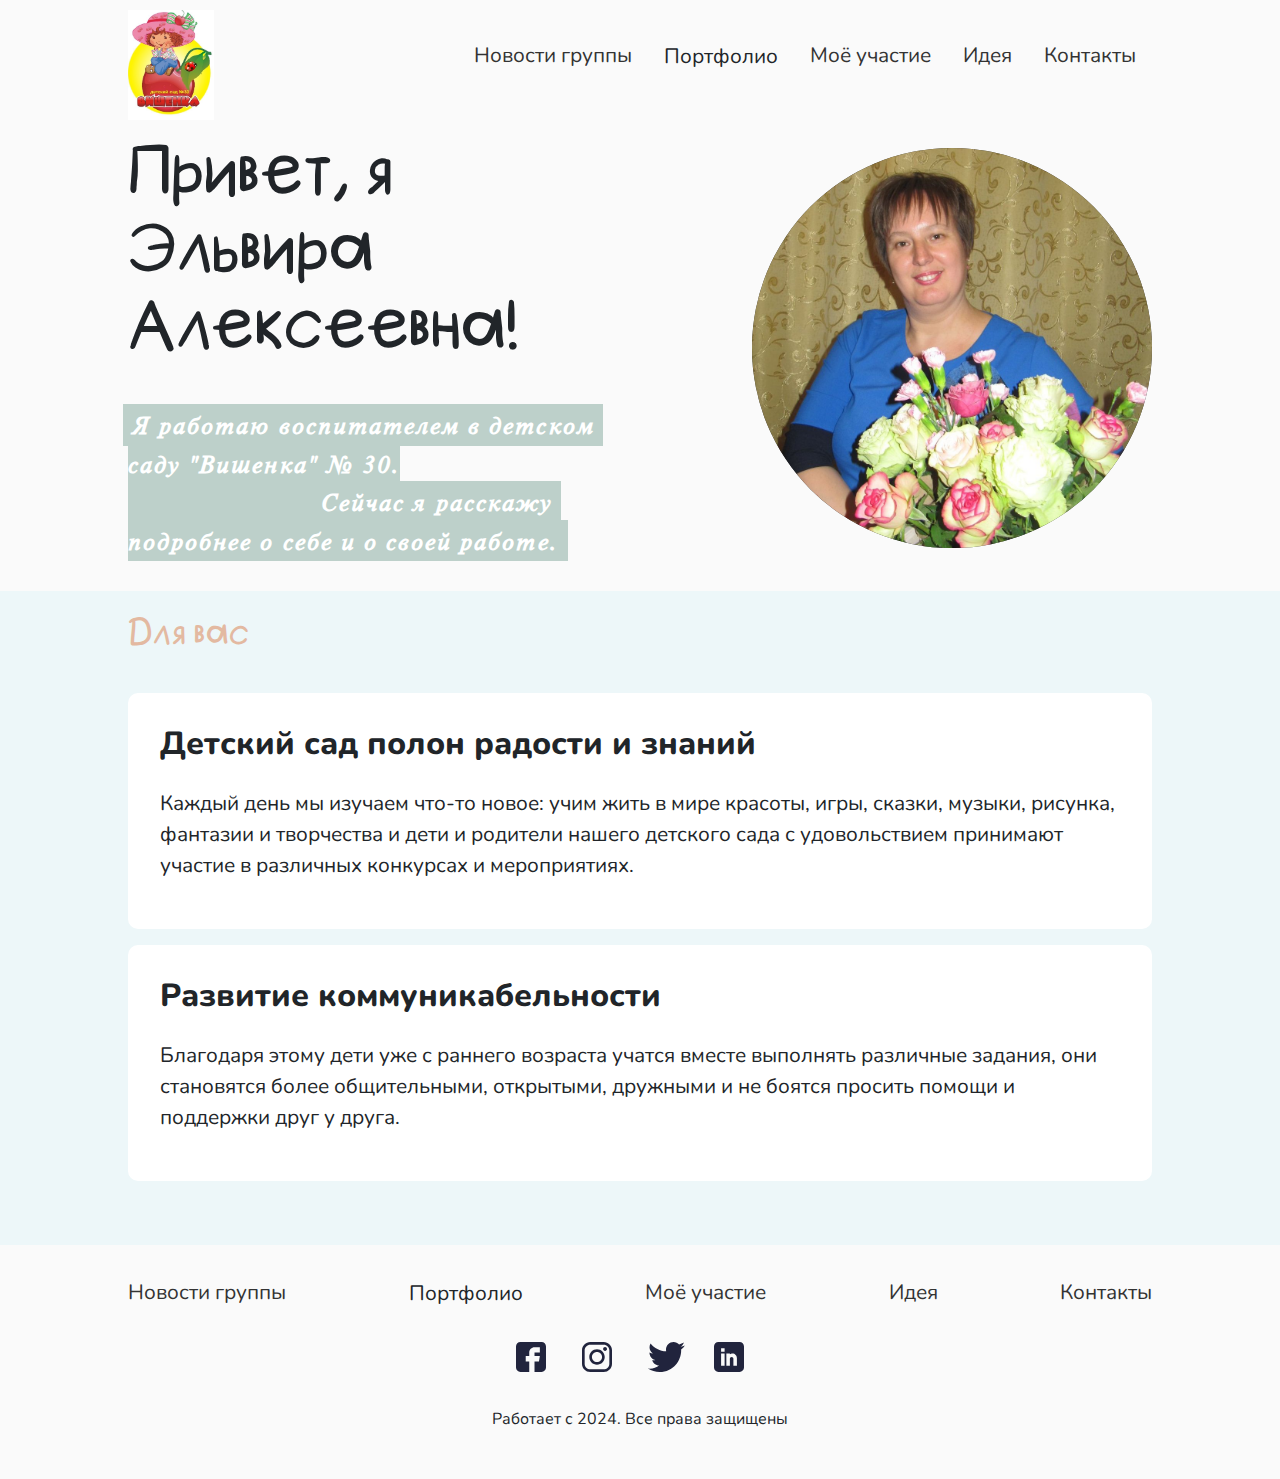
<file: index.html>
<!DOCTYPE html>
<html lang="ru">

<head>
    <meta charset="UTF-8">
    <meta name="viewport" content="width=device-width, initial-scale=1.0">
    <link href="https://cdn.jsdelivr.net/npm/bootstrap@5.3.3/dist/css/bootstrap.min.css" rel="stylesheet"
        integrity="sha384-QWTKZyjpPEjISv5WaRU9OFeRpok6YctnYmDr5pNlyT2bRjXh0JMhjY6hW+ALEwIH" crossorigin="anonymous">
    <link rel="stylesheet" href="style/new.css">
    <link rel="stylesheet" href="style/rezet.css">
    <link rel="stylesheet" href="style/main.css">
    <link rel="stylesheet" href="style/menu-mobyl.css">
    <link rel="stylesheet" href="style/media.css">
    <script src="script.js"></script>
    <title>Эльвира</title>
</head>

<body class="body_hide">

    <!-- *********************************************************************** -->
    <!-- шапка сайта -->
    <!-- *********************************************************************** -->
    <div class="conteiner">
        <header>
            <div class="logo">
                <a href="#"><img src="img/logo.jpg" alt="Логотип"></a>
            </div>
            <nav>
                <ul class="_df-row _just-end-gap1 _alig-centr">
                    <li><a href="news.html" rel="noopener noreferrer">Новости группы</a></li>
                    <li>
                        <div class="dropdown">
                            <a data-bs-toggle="dropdown" aria-expanded="false" style="cursor: pointer;">
                                Портфолио
                            </a>
                            <ul class="dropdown-menu">
                                <li><a class="dropdown-item" href="#">Достижения воспитанников</a></li>
                                <li><a class="dropdown-item" href="#">Мои достижения</a></li>
                                <li><a class="dropdown-item" href="#">Курсы повышения квалификации</a></li>
                            </ul>
                        </div>
                    </li>
                    <li><a href="participation.html" rel="noopener noreferrer">Моё участие</a></li>
                    <li><a href="idea.html" rel="noopener noreferrer">Идея</a></li>
                    <li><a href="contact.html" rel="noopener noreferrer">Контакты</a></li>
                </ul>
            </nav>

            <!-- ********************************************************************** -->
            <!-- Мобильное меню -->
            <!-- ********************************************************************** -->

            <a href="#popup" class="aaa h3">&equiv;</a>

            <div id="popup" class="popup">
                <a href="#" class="popup__area">
                    <div class="popup__body">
                        <div class="popup__content">
                            <a href="#" class="popup__cloce">&times;</a>
                            <div class="popup__title _pading1">МЕНЮ</div>
                            <div class="popup__text">
                                <ul class="_df-col _gap1">
                                    <li><a href="news.html" rel="noopener noreferrer">Новости группы</a></li>
                                    <li>
                                        <div id="accordionExample">
                                            <div>
                                                <h2 class="accordion-header">
                                                    <a class="accordion-button port" data-bs-toggle="collapse"
                                                        data-bs-target="#collapseOne" aria-expanded="true"
                                                        aria-controls="collapseOne" style="cursor: pointer;">
                                                        Портфолио
                                                    </a>
                                                </h2>
                                                <div id="collapseOne" class="accordion-collapse collapse"
                                                    data-bs-parent="#accordionExample">
                                                    <div class="accordion-body">
                                                        <a href="">Достижения воспитанников</a>
                                                        <a href="">Мои достижения</a>
                                                        <a href="">Курсы повышения квалификации</a>
                                                    </div>
                                                </div>
                                            </div>
                                        </div>
                                    </li>
                                    <li><a href="participation.html" rel="noopener noreferrer">Моё участие</a></li>
                                    <li><a href="idea.html" rel="noopener noreferrer">Идея</a></li>
                                    <li><a href="contact.html" rel="noopener noreferrer">Контакты</a></li>
                                </ul>
                            </div>
                        </div>
                    </div>
                </a>
            </div>

            <!-- ********************************************************************** -->
            <!-- Мобильное меню -->
            <!-- ********************************************************************** -->
        </header>
    </div>
    <!-- *********************************************************************** -->
    <!-- шапка сайта -->
    <!-- *********************************************************************** -->

    <!-- *********************************************************************** -->
    <!-- обо мне -->
    <!-- *********************************************************************** -->
    <div class="conteiner">
        <div class="my _df-row _just-between _alig-centr">
            <div class="my__text _df-col">
                <h1>Привет, я Эльвира Алексеевна!</h1>
                <strong>
                    <p>Я работаю воспитателем в детском саду "Вишенка" № 30.
                        Сейчас я расскажу подробнее о себе и о своей работе.</p>
                </strong>
                <!-- <div><a class="button" href="me.html">Познакомиться</a></div>-->

            </div>
            <div class="my__img"><img src="img/gl_img.jpg" alt=""></div>
        </div>
    </div>

    <!-- *********************************************************************** -->
    <!-- обо мне -->
    <!-- *********************************************************************** -->

    <!-- *********************************************************************** -->
    <!-- статьи -->
    <!-- *********************************************************************** -->
    <div class="_color-blok-blue">
        <div class="conteiner _pading2">
            <div class="recent-post _df-row _just-between">
                <p>Для вас</p>
            </div>
            <div class="posts _df-row _just-between _gap1 _pading2">

                <!-- ***************статья*************** -->
                <div class="post-item _df-col _gap1">
                    <div class="post-item__h1">
                        <h2>Детский сад полон радости и знаний</h2>
                    </div>
                    <div class="post-item__p">
                        <p>Каждый день мы изучаем что-то новое: учим жить в мире красоты, игры, сказки, музыки, рисунка,
                            фантазии и творчества и дети и родители нашего детского сада с удовольствием принимают
                            участие в различных конкурсах и мероприятиях.</p>
                    </div>
                </div>
                <!-- ***************статья*************** -->

                <!-- ***************статья*************** -->
                <div class="post-item _df-col _gap1">
                    <div class="post-item__h1">
                        <h2>Развитие коммуникабельности</h2>
                    </div>
                    <div class="post-item__p">
                        <p>Благодаря этому дети уже с раннего возраста учатся вместе выполнять различные задания, они
                            становятся более общительными, открытыми, дружными и не боятся просить помощи и поддержки
                            друг у друга.</p>
                    </div>
                </div>
                <!-- ***************статья*************** -->
            </div>
        </div>
    </div>
    <!-- *********************************************************************** -->
    <!-- статьи -->
    <!-- *********************************************************************** -->

    <!-- *********************************************************************** -->
    <!-- НИжняя часть сайта -->
    <!-- *********************************************************************** -->
    <footer>
        <div class="conteiner _pading2 _df-col _alig-centr">
            <div class="hrefs">
                <a href="news.html" rel="noopener noreferrer">Новости группы</a>
                <div class="dropdown">
                    <a data-bs-toggle="dropdown" aria-expanded="false" style="cursor: pointer;">
                        Портфолио
                    </a>
                    <ul class="dropdown-menu">
                        <li><a class="dropdown-item" href="#">Достижения воспитанников</a></li>
                        <li><a class="dropdown-item" href="#">Мои достижения</a></li>
                        <li><a class="dropdown-item" href="#">Курсы повышения квалификации</a></li>
                    </ul>
                </div>
                <a href="participation.html" rel="noopener noreferrer">Моё участие</a>
                <a href="idea.html" rel="noopener noreferrer">Идея </a>
                <a href="contact.html" rel="noopener noreferrer">Контакты </a>
            </div>

            <div class="social-icons _df-row _just-centr-gap1">
                <a href="" target="_blank" rel="noopener noreferrer" class="icons"><img src="img/fb.svg" alt=""></a>
                <a href="" target="_blank" rel="noopener noreferrer" class="icons"><img src="img/insta.svg" alt=""></a>
                <a href="" target="_blank" rel="noopener noreferrer" class="icons"><img src="img/Vector.svg" alt=""></a>
                <a href="" target="_blank" rel="noopener noreferrer" class="icons"><img src="img/Linkedin.svg"
                        alt=""></a>
            </div>
            <div class="copy _pading1">
                Работает с 2024. Все права защищены
            </div>
        </div>
    </footer>
    <!-- *********************************************************************** -->
    <!-- НИжняя часть сайта -->
    <!-- *********************************************************************** -->
    <script src="https://cdn.jsdelivr.net/npm/bootstrap@5.3.3/dist/js/bootstrap.bundle.min.js"
        integrity="sha384-YvpcrYf0tY3lHB60NNkmXc5s9fDVZLESaAA55NDzOxhy9GkcIdslK1eN7N6jIeHz"
        crossorigin="anonymous"></script>
</body>

</html>
</file>
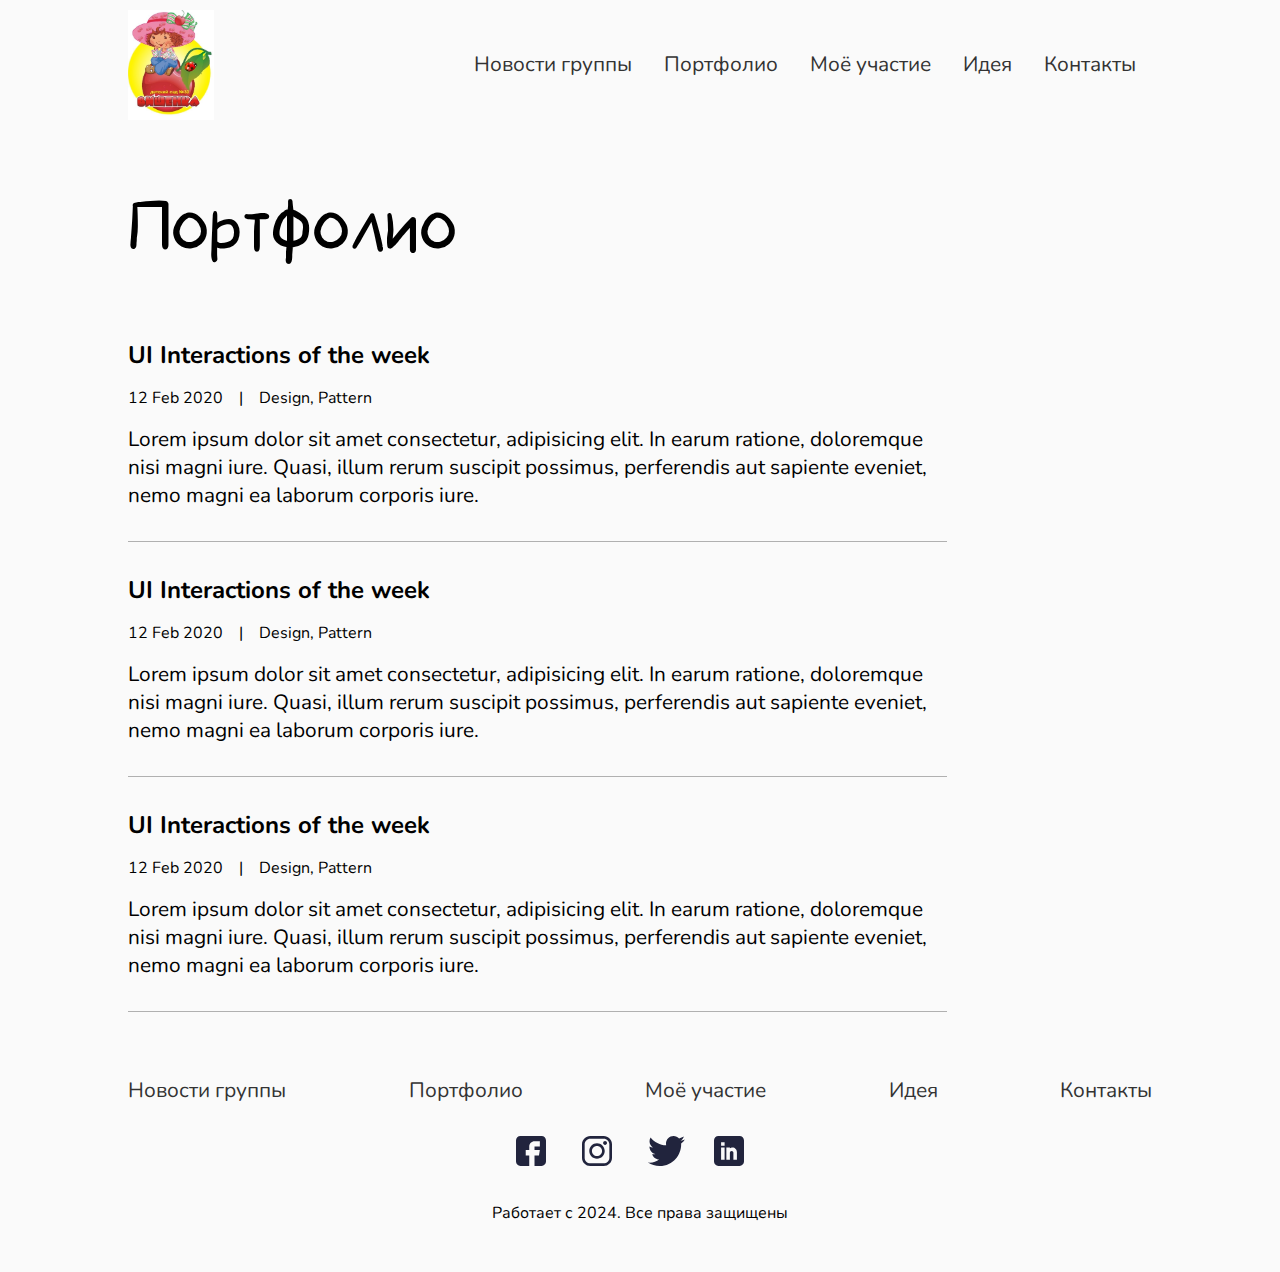
<file: blog/index.html>
<!DOCTYPE html>
<html lang="ru">

<head>
    <meta charset="UTF-8">
    <meta http-equiv="X-UA-Compatible" content="IE=edge">
    <meta name="viewport" content="width=device-width, initial-scale=1.0">
    <link rel="stylesheet" href="/style/new.css">
    <link rel="stylesheet" href="/style/rezet.css">
    <link rel="stylesheet" href="/style/main.css">
    <link rel="stylesheet" href="/style/menu-mobyl.css">
    <link rel="stylesheet" href="/style/media.css">
    <script src="../script.js"></script>
    <title>Портфолио</title>
</head>

<body class="body_hide">

    <!-- *********************************************************************** -->
    <!-- шапка сайта -->
    <!-- *********************************************************************** -->
    <div class="conteiner">
        <header>
            <div class="logo">
                <a href="../index.html"><img src="../img/logo.jpg" alt="Логотип"></a>
            </div>
            <nav>
                <ul class="_df-row _just-end-gap1 _alig-centr">
                    <li><a href="/news/index.html" rel="noopener noreferrer">Новости группы</a></li>
                    <li><a href="/blog/index.html" rel="noopener noreferrer">Портфолио</a></li>
                    <li><a href="/participation/index.html" rel="noopener noreferrer">Моё участие</a></li>
                    <li><a href="/idea/index.html" rel="noopener noreferrer">Идея</a></li>
                    <li><a href="/contact/index.html" rel="noopener noreferrer">Контакты</a></li>
                </ul>
            </nav>

            <!-- ********************************************************************** -->
            <!-- Мобильное меню -->
            <!-- ********************************************************************** -->

            <a href="#popup" class="aaa h3">&equiv;</a>

            <div id="popup" class="popup">
                <a href="#" class="popup__area">
                    <div class="popup__body">
                        <div class="popup__content">
                            <a href="#" class="popup__cloce">&times;</a>
                            <div class="popup__title _pading1">МЕНЮ</div>
                            <div class="popup__text">
                                <ul class="_df-col _gap1">
                                    <li><a href="/news/index.html" rel="noopener noreferrer">Новости группы</a></li>
                                    <li><a href="/blog/index.html" rel="noopener noreferrer">Портфолио</a></li>
                                    <li><a href="/participation/index.html" rel="noopener noreferrer">Моё участие</a>
                                    </li>
                                    <li><a href="/idea/index.html" rel="noopener noreferrer">Идея</a></li>
                                    <li><a href="/contact/index.html" rel="noopener noreferrer">Контакты</a></li>
                                </ul>
                            </div>
                        </div>
                    </div>
                </a>
            </div>

            <!-- ********************************************************************** -->
            <!-- Мобильное меню -->
            <!-- ********************************************************************** -->
        </header>
    </div>
    <!-- *********************************************************************** -->
    <!-- шапка сайта -->
    <!-- *********************************************************************** -->

    <div class="conteiner _pading2">
        <div class="_pading2">
            <h1>Портфолио</h1>
        </div>
        <!-- ***************статья*************** -->
        <div class="statia _df-col _gap1 _pading2">
            <h2>UI Interactions of the week</h2>
            <div class="_df-row _gap1">
                <div class="post-item__data-data">12 Feb 2020</div>
                <span class="line">|</span>
                <div class="post-item__data-text">Design, Pattern</div>
            </div>
            <div class="post-item__p">
                <p>Lorem ipsum dolor sit amet consectetur, adipisicing elit. In earum ratione, doloremque nisi magni
                    iure. Quasi, illum rerum suscipit possimus, perferendis aut sapiente eveniet, nemo magni ea laborum
                    corporis iure.</p>
            </div>

        </div>
        <!-- ***************статья*************** -->
        <!-- ***************статья*************** -->
        <div class="statia _df-col _gap1 _pading2">
            <h2>UI Interactions of the week</h2>
            <div class="_df-row _gap1">
                <div class="post-item__data-data">12 Feb 2020</div>
                <span class="line">|</span>
                <div class="post-item__data-text">Design, Pattern</div>
            </div>
            <div class="post-item__p">
                <p>Lorem ipsum dolor sit amet consectetur, adipisicing elit. In earum ratione, doloremque nisi magni
                    iure. Quasi, illum rerum suscipit possimus, perferendis aut sapiente eveniet, nemo magni ea laborum
                    corporis iure.</p>
            </div>

        </div>
        <!-- ***************статья*************** -->
        <!-- ***************статья*************** -->
        <div class="statia _df-col _gap1 _pading2">
            <h2>UI Interactions of the week</h2>
            <div class="_df-row _gap1">
                <div class="post-item__data-data">12 Feb 2020</div>
                <span class="line">|</span>
                <div class="post-item__data-text">Design, Pattern</div>
            </div>
            <div class="post-item__p">
                <p>Lorem ipsum dolor sit amet consectetur, adipisicing elit. In earum ratione, doloremque nisi magni
                    iure. Quasi, illum rerum suscipit possimus, perferendis aut sapiente eveniet, nemo magni ea laborum
                    corporis iure.</p>
            </div>

        </div>
        <!-- ***************статья*************** -->

    </div>




    <!-- *********************************************************************** -->
    <!-- НИжняя часть сайта -->
    <!-- *********************************************************************** -->
    <footer>
        <div class="conteiner _pading2 _df-col _alig-centr">
            <div class="hrefs">
                <a href="/news/index.html" rel="noopener noreferrer">Новости группы</a>
                <a href="#" rel="noopener noreferrer">Портфолио</a>
                <a href="/participation/index.html" rel="noopener noreferrer">Моё участие</a>
                <a href="/idea/index.html" rel="noopener noreferrer">Идея </a>
                <a href="/contact/index.html" rel="noopener noreferrer">Контакты </a>
            </div>

            <div class="social-icons _df-row _just-centr-gap1">
                <a href="" target="_blank" rel="noopener noreferrer" class="icons"><img src="/img/fb.svg" alt=""></a>
                <a href="" target="_blank" rel="noopener noreferrer" class="icons"><img src="/img/insta.svg" alt=""></a>
                <a href="" target="_blank" rel="noopener noreferrer" class="icons"><img src="/img/Vector.svg"
                        alt=""></a>
                <a href="" target="_blank" rel="noopener noreferrer" class="icons"><img src="/img/Linkedin.svg"
                        alt=""></a>
            </div>
            <div class="copy _pading1">
                Работает с 2024. Все права защищены
            </div>
        </div>
    </footer>
    <!-- *********************************************************************** -->
    <!-- НИжняя часть сайта -->
    <!-- *********************************************************************** -->
</body>

</html>
</file>
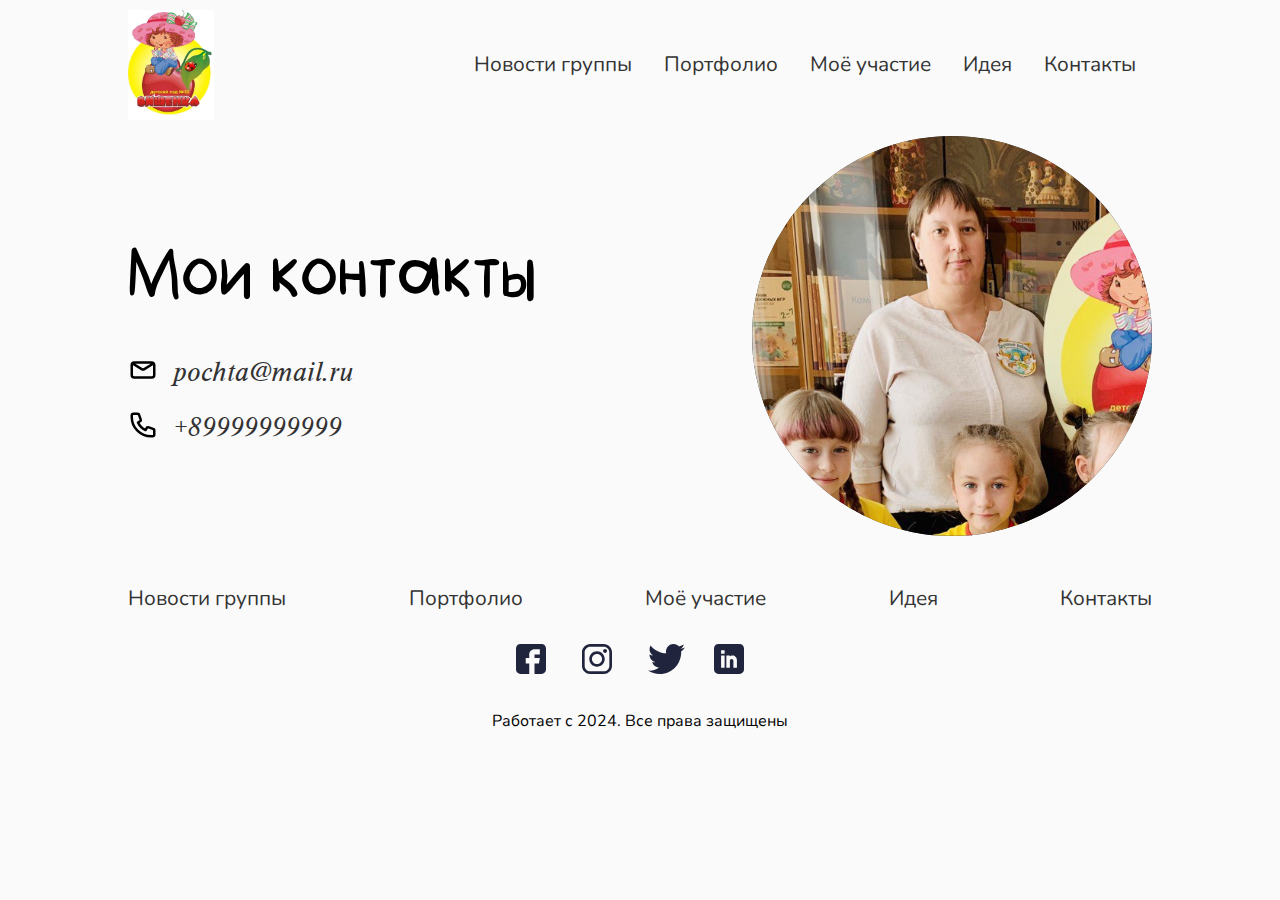
<file: contact/index.html>
<!DOCTYPE html>
<html lang="ru">

<head>
    <meta charset="UTF-8">
    <meta http-equiv="X-UA-Compatible" content="IE=edge">
    <meta name="viewport" content="width=device-width, initial-scale=1.0">
    <link rel="stylesheet" href="/style/new.css">
    <link rel="stylesheet" href="/style/rezet.css">
    <link rel="stylesheet" href="/style/main.css">
    <link rel="stylesheet" href="/style/menu-mobyl.css">
    <link rel="stylesheet" href="/style/media.css">
    <script src="../script.js"></script>
    <title>Контакты</title>
</head>

<body class="body_hide">

    <!-- *********************************************************************** -->
    <!-- шапка сайта -->
    <!-- *********************************************************************** -->
    <div class="conteiner">
        <header>
            <div class="logo">
                <a href="../index.html"><img src="../img/logo.jpg" alt="Логотип"></a>
            </div>
            <nav>
                <ul class="_df-row _just-end-gap1 _alig-centr">
                    <li><a href="/news/index.html" rel="noopener noreferrer">Новости группы</a></li>
                    <li><a href="/blog/index.html" rel="noopener noreferrer">Портфолио</a></li>
                    <li><a href="/participation/index.html" rel="noopener noreferrer">Моё участие</a></li>
                    <li><a href="/idea/index.html" rel="noopener noreferrer">Идея</a></li>
                    <li><a href="/contact/index.html" rel="noopener noreferrer">Контакты</a></li>
                </ul>
            </nav>

            <!-- ********************************************************************** -->
            <!-- Мобильное меню -->
            <!-- ********************************************************************** -->

            <a href="#popup" class="aaa h3">&equiv;</a>

            <div id="popup" class="popup">
                <a href="#" class="popup__area">
                    <div class="popup__body">
                        <div class="popup__content">
                            <a href="#" class="popup__cloce">&times;</a>
                            <div class="popup__title _pading1">МЕНЮ</div>
                            <div class="popup__text">
                                <ul class="_df-col _gap1">
                                    <li><a href="/news/index.html" rel="noopener noreferrer">Новости группы</a></li>
                                    <li><a href="/blog/index.html" rel="noopener noreferrer">Портфолио</a></li>
                                    <li><a href="/participation/index.html" rel="noopener noreferrer">Моё участие</a>
                                    </li>
                                    <li><a href="/idea/index.html" rel="noopener noreferrer">Идея</a></li>
                                    <li><a href="/contact/index.html" rel="noopener noreferrer">Контакты</a></li>
                                </ul>
                            </div>
                        </div>
                    </div>
                </a>
            </div>

            <!-- ********************************************************************** -->
            <!-- Мобильное меню -->
            <!-- ********************************************************************** -->
        </header>
    </div>
    <!-- *********************************************************************** -->
    <!-- шапка сайта -->
    <!-- *********************************************************************** -->


    <!-- *********************************************************************** -->
    <!-- обо мне -->
    <!-- *********************************************************************** -->
    <div class="conteiner">
        <div class="my _df-row _just-between _alig-centr">
            <div class="my__text _df-col">
                <h1>Мои контакты</h1>
                <div class="social-icons _df-row contacts">
                    <a href="mailto:pochta@mail.ru"><img src="/img/email.svg" alt="">pochta@mail.ru</a>
                    <a href="tel:+89999999999"><img src="/img/phone.svg" alt="">+89999999999</a>
                </div>
            </div>
            <div class="my__img"><img src="/img/foto.png" alt=""></div>
        </div>
    </div>

    <!-- *********************************************************************** -->
    <!-- обо мне -->
    <!-- *********************************************************************** -->


    <!-- *********************************************************************** -->
    <!-- НИжняя часть сайта -->
    <!-- *********************************************************************** -->
    <footer>
        <div class="conteiner _pading2 _df-col _alig-centr">
            <div class="hrefs">
                <a href="/news/index.html" rel="noopener noreferrer">Новости группы</a>
                <a href="/blog/index.html" rel="noopener noreferrer">Портфолио</a>
                <a href="/participation/index.html" rel="noopener noreferrer">Моё участие</a>
                <a href="/idea/index.html" rel="noopener noreferrer">Идея </a>
                <a href="#" rel="noopener noreferrer">Контакты </a>
            </div>

            <div class="social-icons _df-row _just-centr-gap1">
                <a href="" target="_blank" rel="noopener noreferrer" class="icons"><img src="/img/fb.svg" alt=""></a>
                <a href="" target="_blank" rel="noopener noreferrer" class="icons"><img src="/img/insta.svg" alt=""></a>
                <a href="" target="_blank" rel="noopener noreferrer" class="icons"><img src="/img/Vector.svg"
                        alt=""></a>
                <a href="" target="_blank" rel="noopener noreferrer" class="icons"><img src="/img/Linkedin.svg"
                        alt=""></a>
            </div>
            <div class="copy _pading1">
                Работает с 2024. Все права защищены
            </div>
        </div>
    </footer>
    <!-- *********************************************************************** -->
    <!-- НИжняя часть сайта -->
    <!-- *********************************************************************** -->
</body>

</html>
</file>
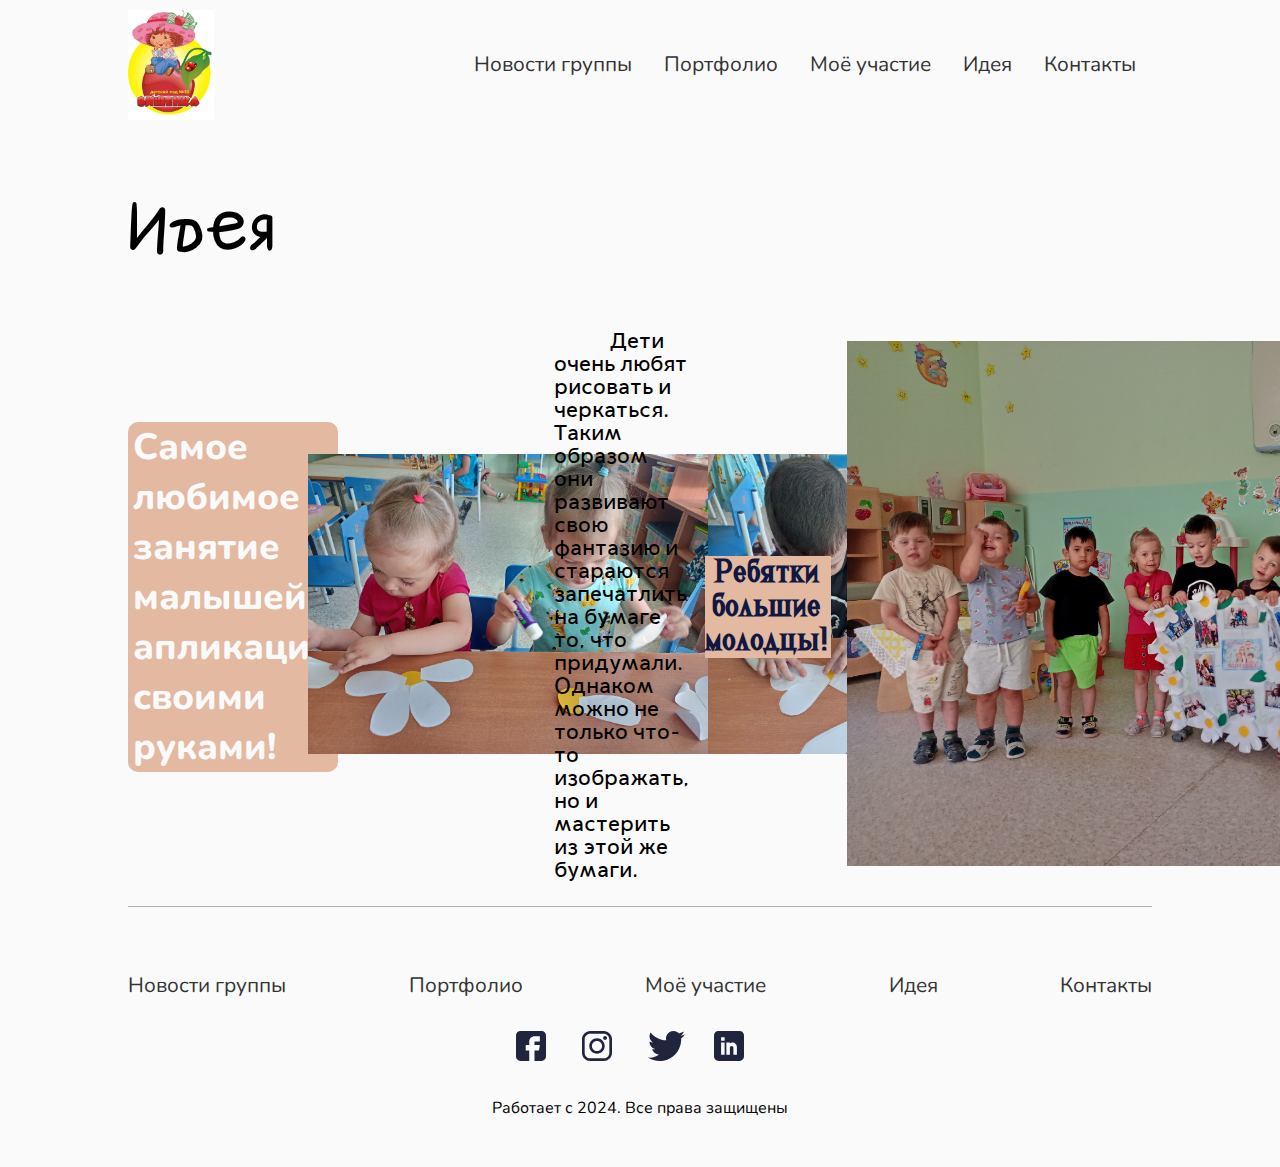
<file: idea/index.html>
<!DOCTYPE html>
<html lang="ru">

<head>
    <meta charset="UTF-8">
    <meta http-equiv="X-UA-Compatible" content="IE=edge">
    <meta name="viewport" content="width=device-width, initial-scale=1.0">
    <link rel="stylesheet" href="/style/new.css">
    <link rel="stylesheet" href="/style/rezet.css">
    <link rel="stylesheet" href="/style/main.css">
    <link rel="stylesheet" href="/style/menu-mobyl.css">
    <link rel="stylesheet" href="/style/media.css">
    <link rel="stylesheet" href="/style/idea_style.css">
    <script src="../script.js"></script>
    <title>Идея</title>
</head>

<body class="body_hide">

    <!-- *********************************************************************** -->
    <!-- шапка сайта -->
    <!-- *********************************************************************** -->
    <div class="conteiner">
        <header>
            <div class="logo">
                <a href="../index.html"><img src="../img/logo.jpg" alt="Логотип"></a>
            </div>
            <nav>
                <ul class="_df-row _just-end-gap1 _alig-centr">
                    <li><a href="/news/index.html" rel="noopener noreferrer">Новости группы</a></li>
                    <li><a href="/blog/index.html" rel="noopener noreferrer">Портфолио</a></li>
                    <li><a href="/participation/index.html" rel="noopener noreferrer">Моё участие</a></li>
                    <li><a href="#" rel="noopener noreferrer">Идея</a></li>
                    <li><a href="/contact/index.html" rel="noopener noreferrer">Контакты</a></li>
                </ul>
            </nav>

            <!-- ********************************************************************** -->
            <!-- Мобильное меню -->
            <!-- ********************************************************************** -->

            <a href="#popup" class="aaa h3">&equiv;</a>

            <div id="popup" class="popup">
                <a href="#" class="popup__area">
                    <div class="popup__body">
                        <div class="popup__content">
                            <a href="#" class="popup__cloce">&times;</a>
                            <div class="popup__title _pading1">МЕНЮ</div>
                            <div class="popup__text">
                                <ul class="_df-col _gap1">
                                    <li><a href="/news/index.html" rel="noopener noreferrer">Новости группы</a></li>
                                    <li><a href="/blog/index.html" rel="noopener noreferrer">Портфолио</a></li>
                                    <li><a href="/participation/index.html" rel="noopener noreferrer">Моё участие</a>
                                    </li>
                                    <li><a href="#" rel="noopener noreferrer">Идея</a></li>
                                    <li><a href="/contact/index.html" rel="noopener noreferrer">Контакты</a></li>
                                </ul>
                            </div>
                        </div>
                    </div>
                </a>
            </div>

            <!-- ********************************************************************** -->
            <!-- Мобильное меню -->
            <!-- ********************************************************************** -->
        </header>
    </div>
    <!-- *********************************************************************** -->
    <!-- шапка сайта -->
    <!-- *********************************************************************** -->


    <div class="conteiner _pading2">
        <div class="_pading2">
            <h1>Идея</h1>
        </div>
        <!-- ********************************************************************** -->

        <div class="works _pading2 _gap1 _alig-centr box">
            <div class="works-text _gap1">
                <div class="works-text works-text-data _df-row _gap1">
                    <div class="works-text-data__data _bag-color"><span>Самое любимое занятие малышей -
                            апликации своими руками!</span></div>
                </div>
                <div class="img__con">
                    <div class="img__con-item">
                        <img src="../img/ap1.jpg" alt="">
                    </div>
                    <div class="img__con-item">
                        <img src="../img/ap2.jpg" alt="">
                    </div>
                    <div class="img__con-item">
                        <img src="../img/ap3.jpg" alt="">
                    </div>
                </div>

            </div>

            <div class="works-text__text">
                <p>Дети очень любят рисовать и черкаться. Таким образом они развивают свою фантазию и стараются
                    запечатлить на бумаге то, что придумали. Однаком можно не только что-то изображать, но и мастерить
                    из этой же бумаги.</p>
            </div>

            <div class="works-text__h1">Ребятки большие молодцы!</div>
            <div class="img__con-main">
                <div class="img__con-main-item">
                    <img src="../img/ap4.jpg" alt="">
                </div>
            </div>

        </div>
    </div>
    <!-- ********************************************************************** -->


    </div>


    <!-- *********************************************************************** -->
    <!-- НИжняя часть сайта -->
    <!-- *********************************************************************** -->
    <footer>
        <div class="conteiner _pading2 _df-col _alig-centr">
            <div class="hrefs">
                <a href="/news/index.html" rel="noopener noreferrer">Новости группы</a>
                <a href="/blog/index.html" rel="noopener noreferrer">Портфолио</a>
                <a href="/participation/index.html" rel="noopener noreferrer">Моё участие</a>
                <a href="#" rel="noopener noreferrer">Идея </a>
                <a href="/contact/index.html" rel="noopener noreferrer">Контакты </a>
            </div>

            <div class="social-icons _df-row _just-centr-gap1">
                <a href="" target="_blank" rel="noopener noreferrer" class="icons"><img src="/img/fb.svg" alt=""></a>
                <a href="" target="_blank" rel="noopener noreferrer" class="icons"><img src="/img/insta.svg" alt=""></a>
                <a href="" target="_blank" rel="noopener noreferrer" class="icons"><img src="/img/Vector.svg"
                        alt=""></a>
                <a href="" target="_blank" rel="noopener noreferrer" class="icons"><img src="/img/Linkedin.svg"
                        alt=""></a>
            </div>
            <div class="copy _pading1">
                Работает с 2024. Все права защищены
            </div>
        </div>
    </footer>
    <!-- *********************************************************************** -->
    <!-- НИжняя часть сайта -->
    <!-- *********************************************************************** -->
</body>

</html>
</file>
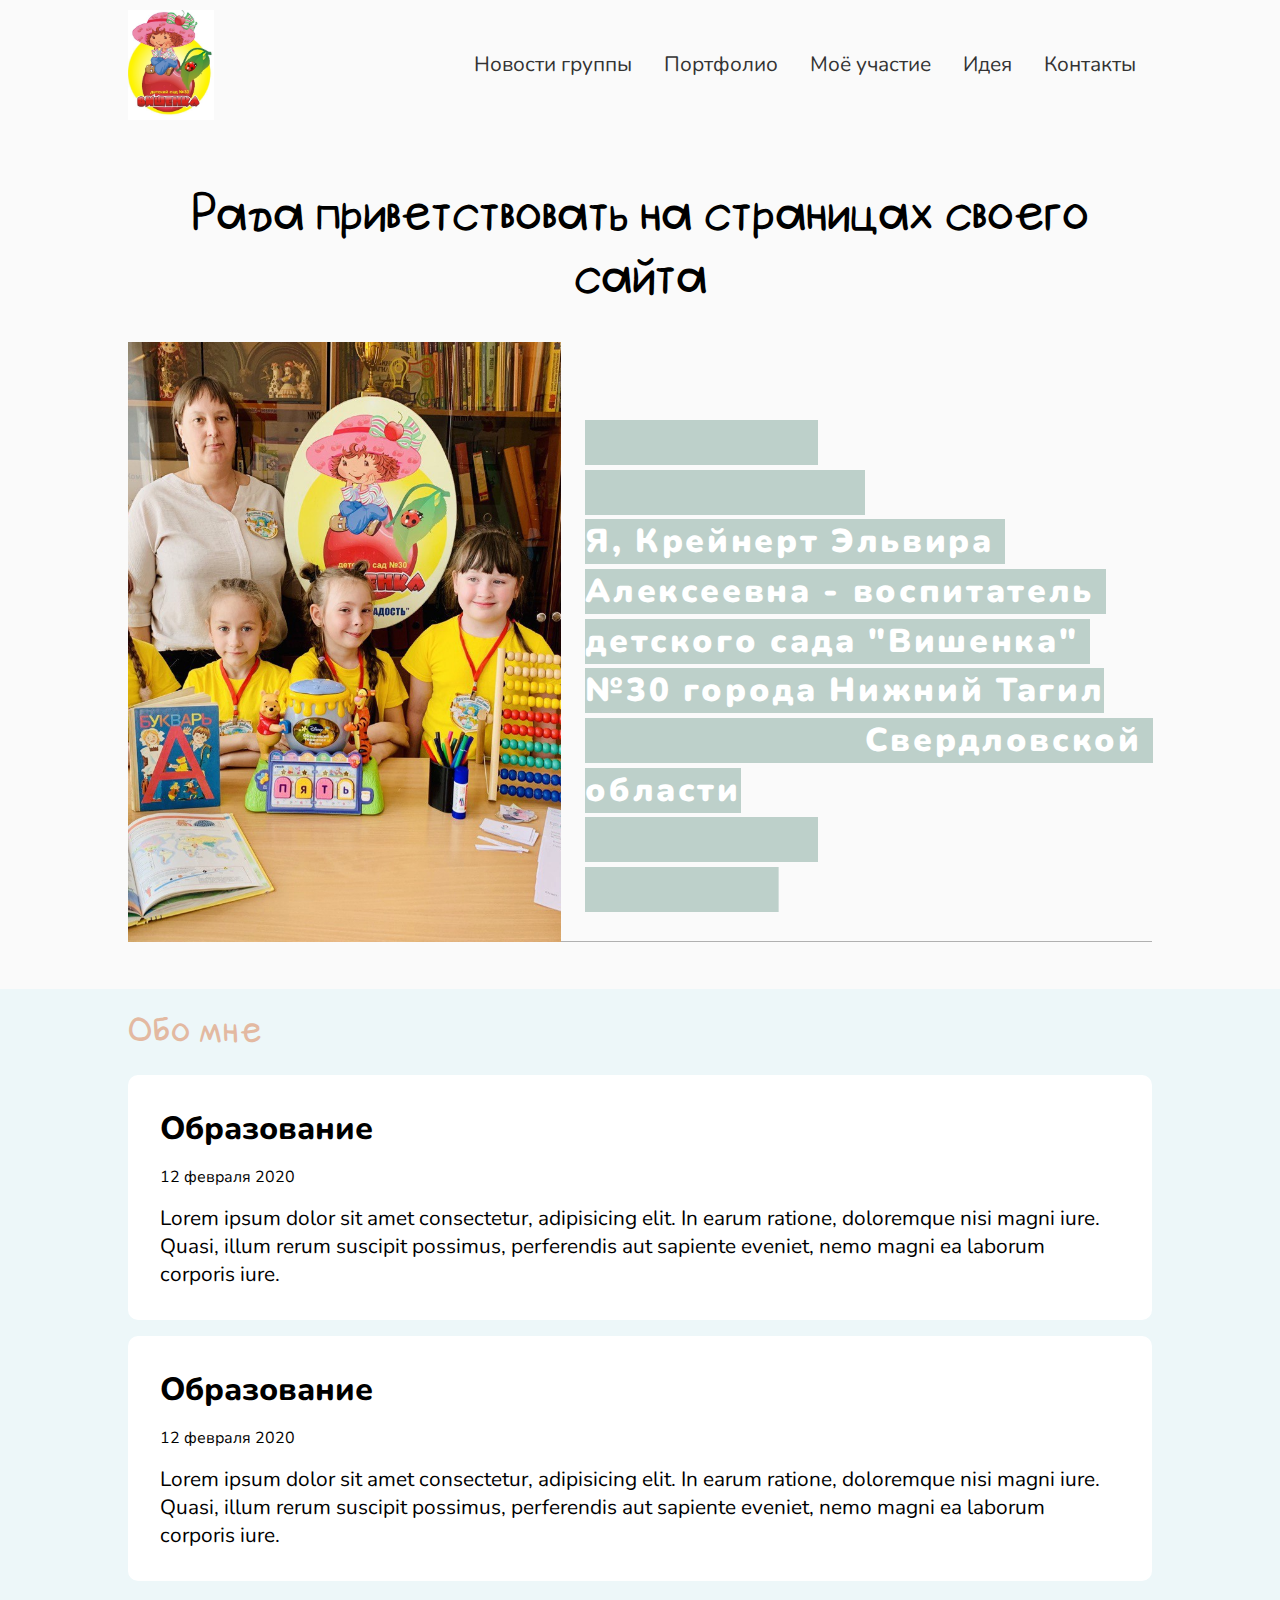
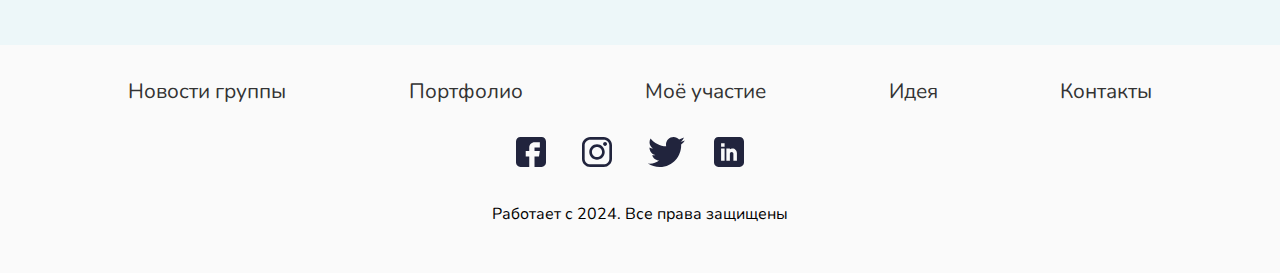
<file: me/index.html>
<!DOCTYPE html>
<html lang="ru">

<head>
    <meta charset="UTF-8">
    <meta http-equiv="X-UA-Compatible" content="IE=edge">
    <meta name="viewport" content="width=device-width, initial-scale=1.0">
    <link rel="stylesheet" href="/style/new.css">
    <link rel="stylesheet" href="/style/rezet.css">
    <link rel="stylesheet" href="/style/main.css">
    <link rel="stylesheet" href="/style/menu-mobyl.css">
    <link rel="stylesheet" href="/style/media.css">
    <link rel="stylesheet" href="/style/me_style.css">
    <script src="../script.js"></script>
    <title>Обо мне</title>
</head>

<body class="body_hide">

    <!-- *********************************************************************** -->
    <!-- шапка сайта -->
    <!-- *********************************************************************** -->
    <div class="conteiner">
        <header>
            <div class="logo">
                <a href="../index.html"><img src="../img/logo.jpg" alt="Логотип"></a>
            </div>
            <nav>
                <ul class="_df-row _just-end-gap1 _alig-centr">
                    <li><a href="/news/index.html" rel="noopener noreferrer">Новости группы</a></li>
                    <li><a href="/blog/index.html" rel="noopener noreferrer">Портфолио</a></li>
                    <li><a href="/participation/index.html" rel="noopener noreferrer">Моё участие</a></li>
                    <li><a href="/idea/index.html" rel="noopener noreferrer">Идея</a></li>
                    <li><a href="/contact/index.html" rel="noopener noreferrer">Контакты</a></li>
                </ul>
            </nav>

            <!-- ********************************************************************** -->
            <!-- Мобильное меню -->
            <!-- ********************************************************************** -->

            <a href="#popup" class="aaa h3">&equiv;</a>

            <div id="popup" class="popup">
                <a href="#" class="popup__area">
                    <div class="popup__body">
                        <div class="popup__content">
                            <a href="#" class="popup__cloce">&times;</a>
                            <div class="popup__title _pading1">МЕНЮ</div>
                            <div class="popup__text">
                                <ul class="_df-col _gap1">
                                    <li><a href="/news/index.html" rel="noopener noreferrer">Новости группы</a></li>
                                    <li><a href="/blog/index.html" rel="noopener noreferrer">Портфолио</a></li>
                                    <li><a href="/participation/index.html" rel="noopener noreferrer">Моё участие</a>
                                    </li>
                                    <li><a href="/idea/index.html" rel="noopener noreferrer">Идея</a></li>
                                    <li><a href="/contact/index.html" rel="noopener noreferrer">Контакты</a></li>
                                </ul>
                            </div>
                        </div>
                    </div>
                </a>
            </div>

            <!-- ********************************************************************** -->
            <!-- Мобильное меню -->
            <!-- ********************************************************************** -->
        </header>
    </div>
    <!-- *********************************************************************** -->
    <!-- шапка сайта -->
    <!-- *********************************************************************** -->


    <div class="conteiner _pading2">
        <div class="_pading2">
            <h1>Рада приветствовать на страницах своего сайта</h1>
        </div>
        <!-- ********************************************************************** -->
        <div class="works _pading2 _df-row _gap1 _alig-centr">
            <div class="works__img">
                <img src="../img/foto.jpg" alt="">
            </div>

            <div class="image-title sqs-dynamic-text">
                <p class="" style="white-space:pre-wrap;">
                    <strong>
                        <br>Я, Крейнерт Эльвира Алексеевна - воспитатель детского сада "Вишенка" №30 города Нижний Тагил
                        Свердловской области
                    </strong>
                </p>
            </div>
        </div>
        <!-- ********************************************************************** -->


    </div>
    <div class="_color-blok-blue">
        <div class="conteiner _pading2">
            <div class="recent-post _df-row _just-between">
                <p>Обо мне</p>
            </div>
            <div class="posts _df-row _just-between _gap1 _pading2">
                <!-- ***************статья*************** -->
                <div class="post-item _df-col _gap1">
                    <div class="post-item__h1">
                        <h2>Образование</h2>
                    </div>
                    <div class="post-item__data _df-row _gap1">
                        <div class="post-item__data-data"><span>12 февраля 2020</span></div>
                    </div>
                    <div class="post-item__p">
                        <p>Lorem ipsum dolor sit amet consectetur, adipisicing elit. In earum ratione, doloremque nisi
                            magni iure. Quasi, illum rerum suscipit possimus, perferendis aut sapiente eveniet, nemo
                            magni ea laborum corporis iure.</p>
                    </div>
                </div>
                <!-- ***************статья*************** -->
                <!-- ***************статья*************** -->
                <div class="post-item _df-col _gap1">
                    <div class="post-item__h1">
                        <h2>Образование</h2>
                    </div>
                    <div class="post-item__data _df-row _gap1">
                        <div class="post-item__data-data"><span>12 февраля 2020</span></div>
                    </div>
                    <div class="post-item__p">
                        <p>Lorem ipsum dolor sit amet consectetur, adipisicing elit. In earum ratione, doloremque nisi
                            magni iure. Quasi, illum rerum suscipit possimus, perferendis aut sapiente eveniet, nemo
                            magni ea laborum corporis iure.</p>
                    </div>
                </div>
                <!-- ***************статья*************** -->
            </div>
        </div>
    </div>


    <!-- *********************************************************************** -->
    <!-- НИжняя часть сайта -->
    <!-- *********************************************************************** -->
    <footer>
        <div class="conteiner _pading2 _df-col _alig-centr">
            <div class="hrefs">
                <a href="/news/index.html" rel="noopener noreferrer">Новости группы</a>
                <a href="/blog/index.html" rel="noopener noreferrer">Портфолио</a>
                <a href="/participation/index.html" rel="noopener noreferrer">Моё участие</a>
                <a href="/idea/index.html" rel="noopener noreferrer">Идея </a>
                <a href="/contact/index.html" rel="noopener noreferrer">Контакты </a>
            </div>

            <div class="social-icons _df-row _just-centr-gap1">
                <a href="" target="_blank" rel="noopener noreferrer" class="icons"><img src="/img/fb.svg" alt=""></a>
                <a href="" target="_blank" rel="noopener noreferrer" class="icons"><img src="/img/insta.svg" alt=""></a>
                <a href="" target="_blank" rel="noopener noreferrer" class="icons"><img src="/img/Vector.svg"
                        alt=""></a>
                <a href="" target="_blank" rel="noopener noreferrer" class="icons"><img src="/img/Linkedin.svg"
                        alt=""></a>
            </div>
            <div class="copy _pading1">
                Работает с 2024. Все права защищены
            </div>
        </div>
    </footer>
    <!-- *********************************************************************** -->
    <!-- НИжняя часть сайта -->
    <!-- *********************************************************************** -->
</body>

</html>
</file>
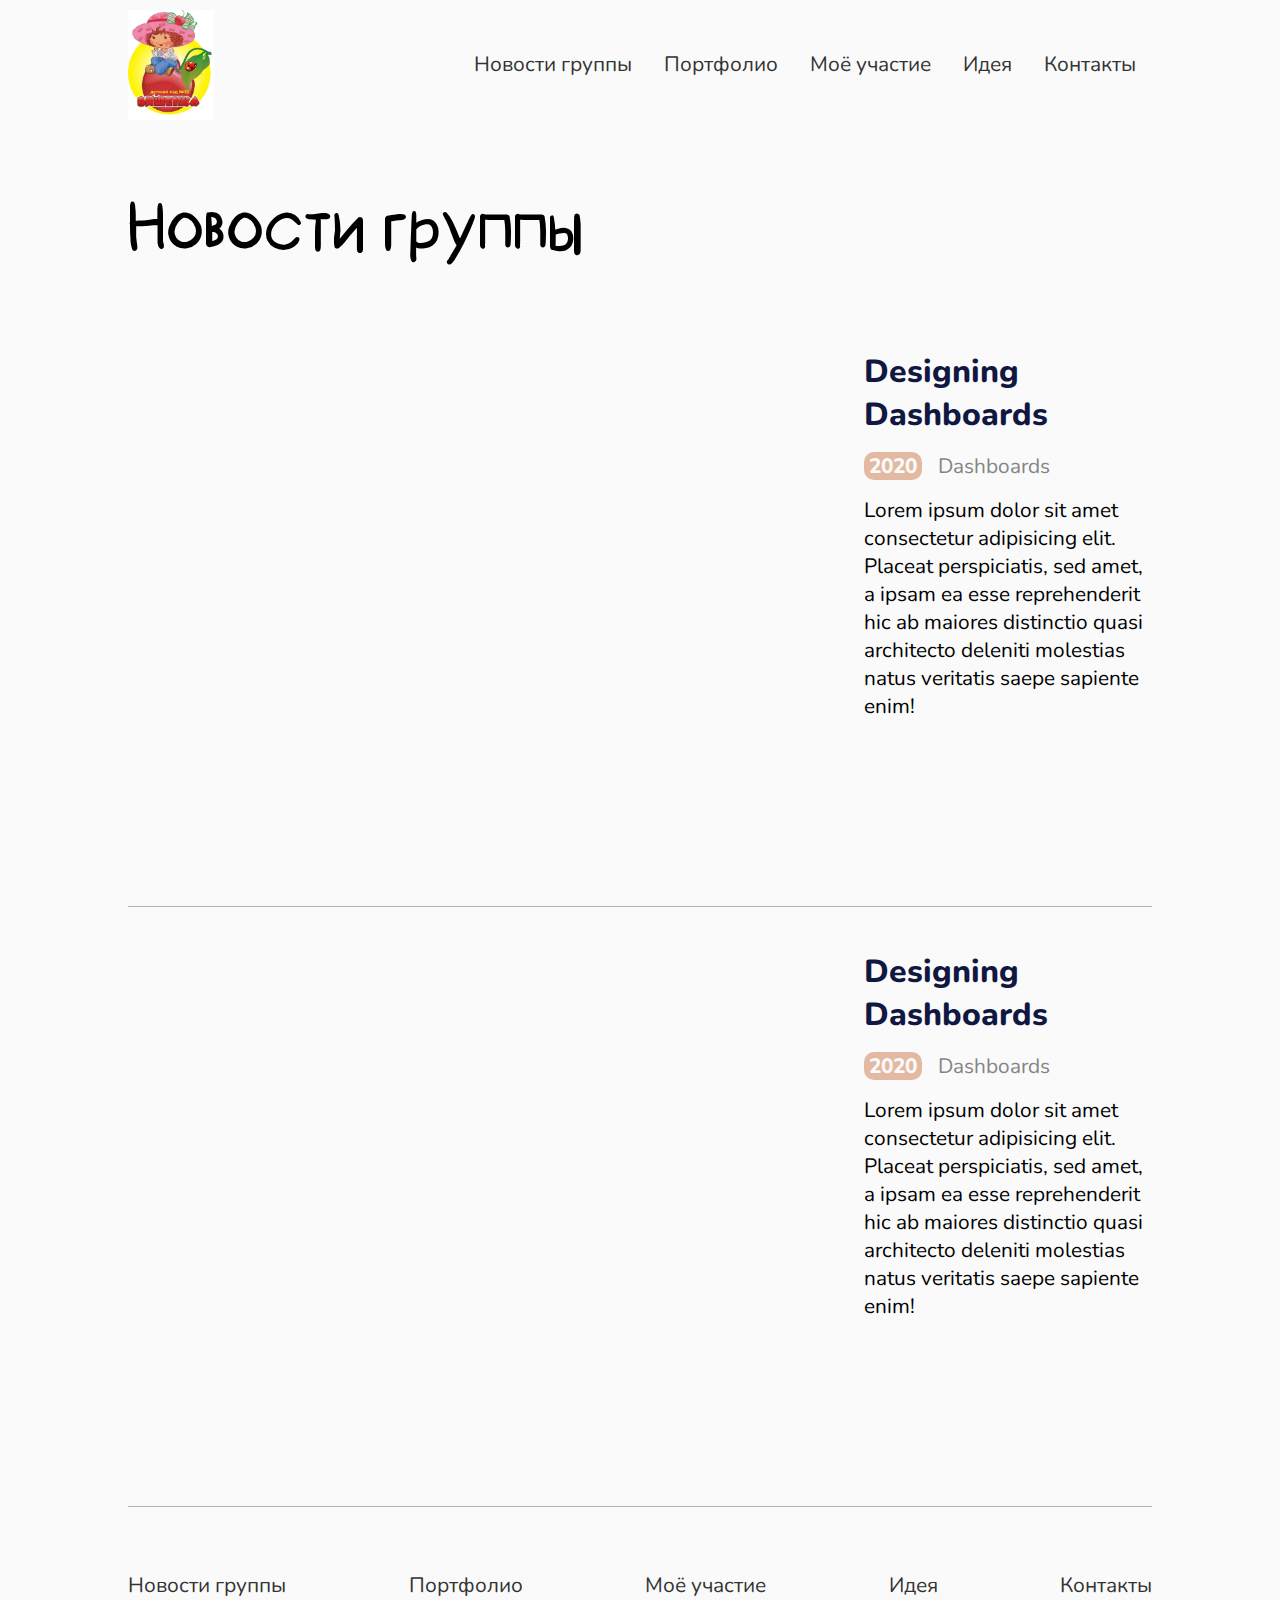
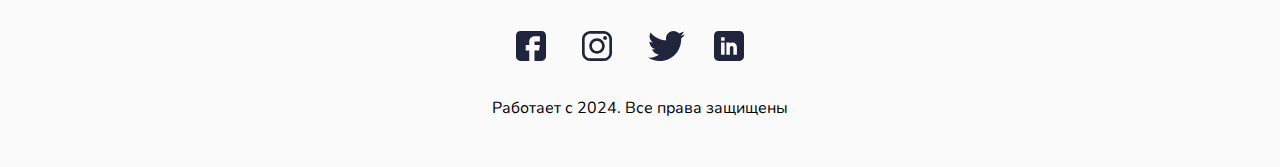
<file: news/index.html>
<!DOCTYPE html>
<html lang="ru">

<head>
    <meta charset="UTF-8">
    <meta name="viewport" content="width=device-width, initial-scale=1.0">
    <link rel="stylesheet" href="../style/new.css">
    <link rel="stylesheet" href="../style/rezet.css">
    <link rel="stylesheet" href="../style/main.css">
    <link rel="stylesheet" href="../style/menu-mobyl.css">
    <link rel="stylesheet" href="../style/media.css">
    <script src="../script.js"></script>
    <title>Новости группы</title>
</head>

<body class="body_hide">

    <!-- *********************************************************************** -->
    <!-- шапка сайта -->
    <!-- *********************************************************************** -->
    <div class="conteiner">
        <header>
            <div class="logo">
                <a href="../index.html"><img src="../img/logo.jpg" alt="Логотип"></a>
            </div>
            <nav>
                <ul class="_df-row _just-end-gap1 _alig-centr">
                    <li><a href="/news/index.html" rel="noopener noreferrer">Новости группы</a></li>
                    <li><a href="/blog/index.html" rel="noopener noreferrer">Портфолио</a></li>
                    <li><a href="/participation/index.html" rel="noopener noreferrer">Моё участие</a></li>
                    <li><a href="/idea/index.html" rel="noopener noreferrer">Идея</a></li>
                    <li><a href="/contact/index.html" rel="noopener noreferrer">Контакты</a></li>
                </ul>
            </nav>

            <!-- ********************************************************************** -->
            <!-- Мобильное меню -->
            <!-- ********************************************************************** -->

            <a href="#popup" class="aaa h3">&equiv;</a>

            <div id="popup" class="popup">
                <a href="#" class="popup__area">
                    <div class="popup__body">
                        <div class="popup__content">
                            <a href="#" class="popup__cloce">&times;</a>
                            <div class="popup__title _pading1">МЕНЮ</div>
                            <div class="popup__text">
                                <ul class="_df-col _gap1">
                                    <li><a href="/news/index.html" rel="noopener noreferrer">Новости группы</a></li>
                                    <li><a href="/blog/index.html" rel="noopener noreferrer">Портфолио</a></li>
                                    <li><a href="/participation/index.html" rel="noopener noreferrer">Моё участие</a>
                                    </li>
                                    <li><a href="/idea/index.html" rel="noopener noreferrer">Идея</a></li>
                                    <li><a href="/contact/index.html" rel="noopener noreferrer">Контакты</a></li>
                                </ul>
                            </div>
                        </div>
                    </div>
                </a>
            </div>

            <!-- ********************************************************************** -->
            <!-- Мобильное меню -->
            <!-- ********************************************************************** -->
        </header>
    </div>
    <!-- *********************************************************************** -->
    <!-- шапка сайта -->
    <!-- *********************************************************************** -->


    <div class="conteiner _pading2">
        <div class="_pading2">
            <h1>Новости группы</h1>
        </div>
        <!-- ********************************************************************** -->
        <div class="works _pading2 _df-row _gap1 _alig-centr">
            <div class="works__img"></div>
            <div class="works-text _df-col _gap1">
                <div class="works-text__h1">Designing Dashboards</div>
                <div class="works-text-data _df-row _gap1">
                    <div class="works-text-data__data _bag-color"><span>2020</span></div>
                    <div class="works-text-data__text"><span>Dashboards</span></div>
                </div>
                <div class="works-text__text">
                    <p>Lorem ipsum dolor sit amet consectetur adipisicing elit. Placeat perspiciatis, sed amet, a ipsam
                        ea esse reprehenderit hic ab maiores distinctio quasi architecto deleniti molestias natus
                        veritatis saepe sapiente enim!</p>
                </div>
            </div>
        </div>
        <!-- ********************************************************************** -->

        <!-- ********************************************************************** -->
        <div class="works _pading2 _df-row _gap1 _alig-centr">
            <div class="works__img"></div>
            <div class="works-text _df-col _gap1">
                <div class="works-text__h1">Designing Dashboards</div>
                <div class="works-text-data _df-row _gap1">
                    <div class="works-text-data__data _bag-color"><span>2020</span></div>
                    <div class="works-text-data__text"><span>Dashboards</span></div>
                </div>
                <div class="works-text__text">
                    <p>Lorem ipsum dolor sit amet consectetur adipisicing elit. Placeat perspiciatis, sed amet, a ipsam
                        ea esse reprehenderit hic ab maiores distinctio quasi architecto deleniti molestias natus
                        veritatis saepe sapiente enim!</p>
                </div>
            </div>
        </div>
        <!-- ********************************************************************** -->


    </div>


    <!-- *********************************************************************** -->
    <!-- НИжняя часть сайта -->
    <!-- *********************************************************************** -->
    <footer>
        <div class="conteiner _pading2 _df-col _alig-centr">
            <div class="hrefs">
                <a href="#" rel="noopener noreferrer">Новости группы</a>
                <a href="/blog/index.html" rel="noopener noreferrer">Портфолио</a>
                <a href="/participation/index.html" rel="noopener noreferrer">Моё участие</a>
                <a href="/idea/index.html" rel="noopener noreferrer">Идея </a>
                <a href="/contact/index.html" rel="noopener noreferrer">Контакты </a>
            </div>

            <div class="social-icons _df-row _just-centr-gap1">
                <a href="" target="_blank" rel="noopener noreferrer" class="icons"><img src="/img/fb.svg" alt=""></a>
                <a href="" target="_blank" rel="noopener noreferrer" class="icons"><img src="/img/insta.svg" alt=""></a>
                <a href="" target="_blank" rel="noopener noreferrer" class="icons"><img src="/img/Vector.svg"
                        alt=""></a>
                <a href="" target="_blank" rel="noopener noreferrer" class="icons"><img src="/img/Linkedin.svg"
                        alt=""></a>
            </div>
            <div class="copy _pading1">
                Работает с 2024. Все права защищены
            </div>
        </div>
    </footer>
    <!-- *********************************************************************** -->
    <!-- НИжняя часть сайта -->
    <!-- *********************************************************************** -->
</body>

</html>
</file>
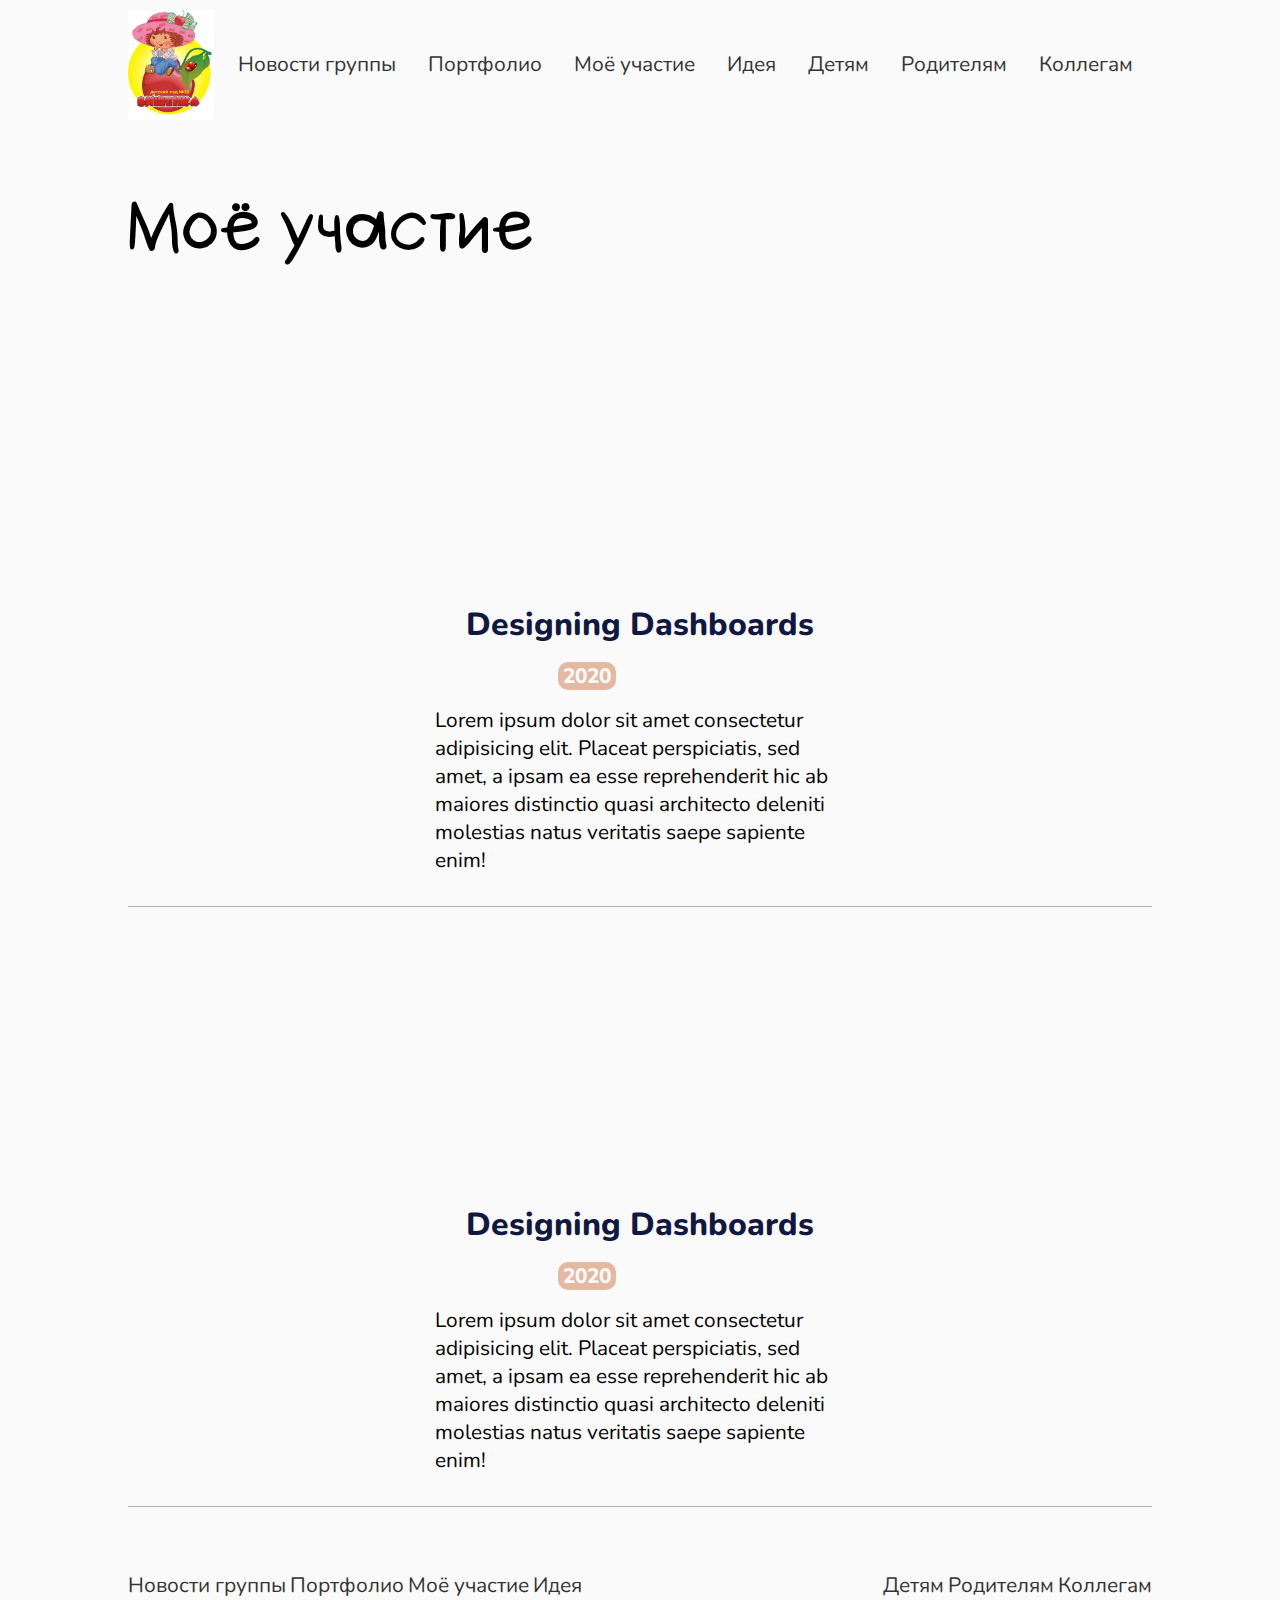
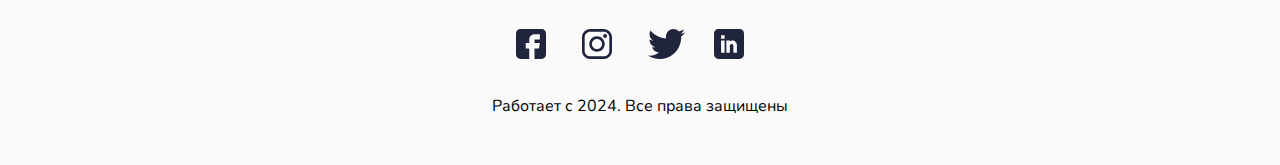
<file: participation/index.html>
<!DOCTYPE html>
<html lang="ru">

<head>
    <meta charset="UTF-8">
    <meta http-equiv="X-UA-Compatible" content="IE=edge">
    <meta name="viewport" content="width=device-width, initial-scale=1.0">
    <link rel="stylesheet" href="/style/new.css">
    <link rel="stylesheet" href="/style/rezet.css">
    <link rel="stylesheet" href="/style/main.css">
    <link rel="stylesheet" href="/style/menu-mobyl.css">
    <link rel="stylesheet" href="/style/media.css">
    <link rel="stylesheet" href="/style/part_style.css">
    <script src="../script.js"></script>
    <title>Моё участие</title>
</head>

<body class="body_hide">

    <!-- *********************************************************************** -->
    <!-- шапка сайта -->
    <!-- *********************************************************************** -->
    <div class="conteiner">
        <header>
            <div class="logo">
                <a href="../index.html"><img src="../img/logo.jpg" alt="Логотип"></a>
            </div>
            <nav>
                <ul class="_df-row _just-end-gap1 _alig-centr">
                    <li><a href="../news/index.html" rel="noopener noreferrer">Новости группы</a></li>
                    <li><a href="../blog/index.html" rel="noopener noreferrer">Портфолио</a></li>
                    <li><a href="#" rel="noopener noreferrer">Моё участие</a></li>
                    <li><a href="../contact/index.html" rel="noopener noreferrer">Идея</a></li>
                </ul>
                <ul class="_df-row _just-end-gap1 _alig-centr">
                    <li><a href="#" rel="noopener noreferrer">Детям</a></li>
                    <li><a href="#" rel="noopener noreferrer">Родителям</a></li>
                    <li><a href="#" rel="noopener noreferrer">Коллегам</a></li>
                </ul>
            </nav>

            <!-- ********************************************************************** -->
            <!-- Мобильное меню -->
            <!-- ********************************************************************** -->

            <a href="#popup" class="aaa h3">&equiv;</a>
            <a href="#">
                <div id="popup" class="popup">
                    <a href="#" class="popup__area">
                        <div class="popup__body">
                            <div class="popup__content">
                                <a href="#" class="popup__cloce">X</a>
                                <div class="popup__title">МЕНЮ</div>
                                <div class="popup__text">
                                    <ul class="_df-col _gap1">
                                        <li><a href="/news/index.html" rel="noopener noreferrer">Новости группы</a></li>
                                        <li><a href="/blog/index.html" rel="noopener noreferrer">Портфолио</a></li>
                                        <li><a href="/participation/index.html" rel="noopener noreferrer">Моё
                                                участие</a>
                                        </li>
                                        <li><a href="/contact/index.html" rel="noopener noreferrer">Идея</a></li>
                                        <li><a href="#" rel="noopener noreferrer">Детям</a></li>
                                        <li><a href="#" rel="noopener noreferrer">Родителям</a></li>
                                        <li><a href="#" rel="noopener noreferrer">Коллегам</a></li>
                                    </ul>
                                </div>
                            </div>
                        </div>
                    </a>
                </div>
            </a>
            <!-- ********************************************************************** -->
            <!-- Мобильное меню -->
            <!-- ********************************************************************** -->
        </header>
    </div>
    <!-- *********************************************************************** -->
    <!-- шапка сайта -->
    <!-- *********************************************************************** -->


    <div class="conteiner _pading2">
        <div class="_pading2">
            <h1>Моё участие</h1>
        </div>
        <div class="part">
            <!-- ********************************************************************** -->
            <div class="works _pading2 _df-row _gap1 _alig-centr box">
                <div class="works__img"></div>
                <div class="works-text _df-col _gap1">
                    <div class="works-text__h1">Designing Dashboards</div>
                    <div class="works-text works-text-data _df-row _gap1">
                        <div class="works-text-data__data _bag-color"><span>2020</span></div>
                    </div>
                    <div class="works-text__text">
                        <p>Lorem ipsum dolor sit amet consectetur adipisicing elit. Placeat perspiciatis, sed amet, a
                            ipsam
                            ea esse reprehenderit hic ab maiores distinctio quasi architecto deleniti molestias natus
                            veritatis saepe sapiente enim!</p>
                    </div>
                </div>
            </div>
            <!-- ********************************************************************** -->

            <!-- ********************************************************************** -->
            <div class="works _pading2 _df-row _gap1 _alig-centr box">
                <div class="works__img"></div>
                <div class="works-text _df-col _gap1">
                    <div class="works-text__h1">Designing Dashboards</div>
                    <div class="works-text works-text-data _df-row _gap1">
                        <div class="works-text-data__data _bag-color"><span>2020</span></div>
                    </div>
                    <div class="works-text__text">
                        <p>Lorem ipsum dolor sit amet consectetur adipisicing elit. Placeat perspiciatis, sed amet, a
                            ipsam
                            ea esse reprehenderit hic ab maiores distinctio quasi architecto deleniti molestias natus
                            veritatis saepe sapiente enim!</p>
                    </div>
                </div>
            </div>
            <!-- ********************************************************************** -->
        </div>



    </div>


    <!-- *********************************************************************** -->
    <!-- НИжняя часть сайта -->
    <!-- *********************************************************************** -->
    <footer>
        <div class="conteiner _pading2 _df-col _alig-centr">
            <div class="hrefs">
                <div class="hrefs__left">
                    <a href="/news/index.html" rel="noopener noreferrer">Новости группы</a>
                    <a href="/blog/index.html" rel="noopener noreferrer">Портфолио</a>
                    <a href="#" rel="noopener noreferrer">Моё участие</a>
                    <a href="/contact/index.html" rel="noopener noreferrer">Идея </a>
                </div>
                <div class="hrefs__right">
                    <a href="#" rel="noopener noreferrer">Детям</a>
                    <a href="#" rel="noopener noreferrer">Родителям</a>
                    <a href="#" rel="noopener noreferrer">Коллегам</a>
                </div>
            </div>

            <div class="social-icons _df-row _just-centr-gap1">
                <a href="" target="_blank" rel="noopener noreferrer" class="icons"><img src="/img/fb.svg" alt=""></a>
                <a href="" target="_blank" rel="noopener noreferrer" class="icons"><img src="/img/insta.svg" alt=""></a>
                <a href="" target="_blank" rel="noopener noreferrer" class="icons"><img src="/img/Vector.svg"
                        alt=""></a>
                <a href="" target="_blank" rel="noopener noreferrer" class="icons"><img src="/img/Linkedin.svg"
                        alt=""></a>
            </div>
            <div class="copy _pading1">
                Работает с 2024. Все права защищены
            </div>
        </div>
    </footer>
    <!-- *********************************************************************** -->
    <!-- НИжняя часть сайта -->
    <!-- *********************************************************************** -->
</body>

</html>
</file>
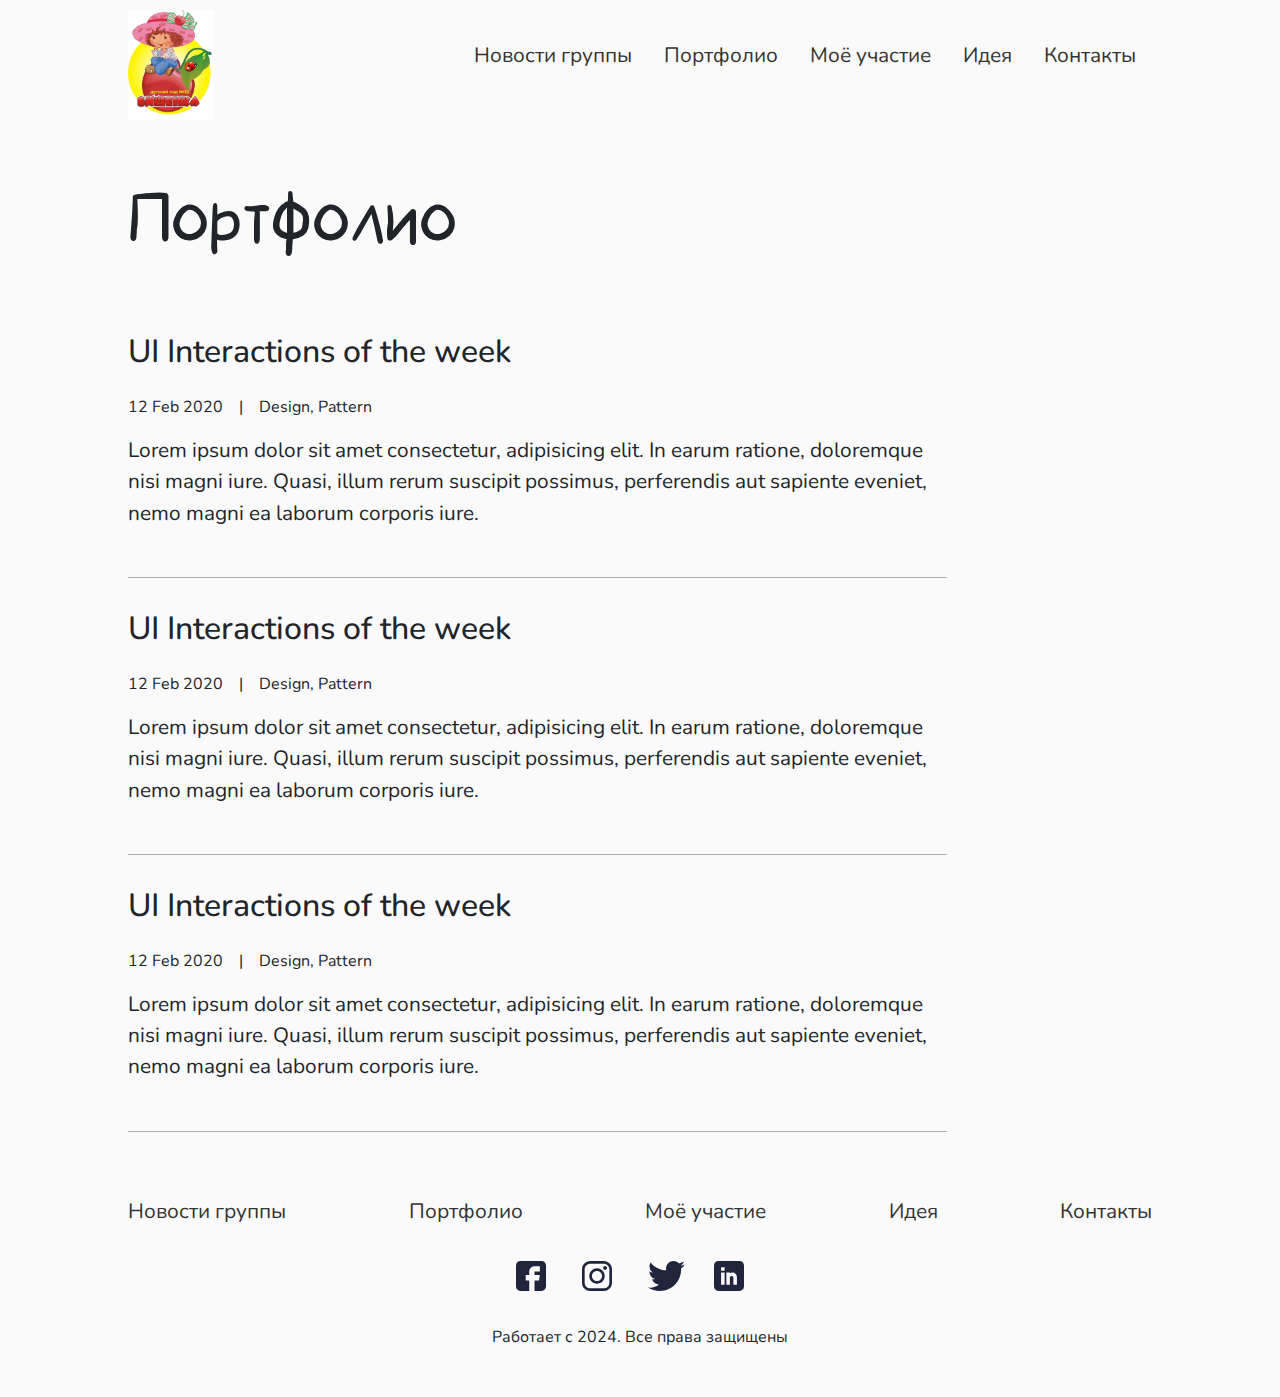
<file: blog.html>
<!DOCTYPE html>
<html lang="ru">

<head>
    <meta charset="UTF-8">
    <meta http-equiv="X-UA-Compatible" content="IE=edge">
    <meta name="viewport" content="width=device-width, initial-scale=1.0">
    <link href="https://cdn.jsdelivr.net/npm/bootstrap@5.3.3/dist/css/bootstrap.min.css" rel="stylesheet"
        integrity="sha384-QWTKZyjpPEjISv5WaRU9OFeRpok6YctnYmDr5pNlyT2bRjXh0JMhjY6hW+ALEwIH" crossorigin="anonymous">
    <link rel="stylesheet" href="style/new.css">
    <link rel="stylesheet" href="style/rezet.css">
    <link rel="stylesheet" href="style/main.css">
    <link rel="stylesheet" href="style/menu-mobyl.css">
    <link rel="stylesheet" href="style/media.css">
    <script src="script.js"></script>
    <title>Портфолио</title>
</head>

<body class="body_hide">

    <!-- *********************************************************************** -->
    <!-- шапка сайта -->
    <!-- *********************************************************************** -->
    <div class="conteiner">
        <header>
            <div class="logo">
                <a href="index.html"><img src="img/logo.jpg" alt="Логотип"></a>
            </div>
            <nav>
                <ul class="_df-row _just-end-gap1 _alig-centr">
                    <li><a href="news.html" rel="noopener noreferrer">Новости группы</a></li>
                    <li><a href="#" rel="noopener noreferrer">Портфолио</a></li>
                    <li><a href="participation.html" rel="noopener noreferrer">Моё участие</a></li>
                    <li><a href="idea.html" rel="noopener noreferrer">Идея</a></li>
                    <li><a href="contact.html" rel="noopener noreferrer">Контакты</a></li>
                </ul>
            </nav>

            <!-- ********************************************************************** -->
            <!-- Мобильное меню -->
            <!-- ********************************************************************** -->

            <a href="#popup" class="aaa h3">&equiv;</a>

            <div id="popup" class="popup">
                <a href="#" class="popup__area">
                    <div class="popup__body">
                        <div class="popup__content">
                            <a href="#" class="popup__cloce">&times;</a>
                            <div class="popup__title _pading1">МЕНЮ</div>
                            <div class="popup__text">
                                <ul class="_df-col _gap1">
                                    <li><a href="news.html" rel="noopener noreferrer">Новости группы</a></li>
                                    <li><a href="#" rel="noopener noreferrer">Портфолио</a></li>
                                    <li><a href="participation.html" rel="noopener noreferrer">Моё участие</a></li>
                                    <li><a href="idea.html" rel="noopener noreferrer">Идея</a></li>
                                    <li><a href="contact.html" rel="noopener noreferrer">Контакты</a></li>
                                </ul>
                            </div>
                        </div>
                    </div>
                </a>
            </div>

            <!-- ********************************************************************** -->
            <!-- Мобильное меню -->
            <!-- ********************************************************************** -->
        </header>
    </div>
    <!-- *********************************************************************** -->
    <!-- шапка сайта -->
    <!-- *********************************************************************** -->

    <div class="conteiner _pading2">
        <div class="_pading2">
            <h1>Портфолио</h1>
        </div>
        <!-- ***************статья*************** -->
        <div class="statia _df-col _gap1 _pading2">
            <h2>UI Interactions of the week</h2>
            <div class="_df-row _gap1">
                <div class="post-item__data-data">12 Feb 2020</div>
                <span class="line">|</span>
                <div class="post-item__data-text">Design, Pattern</div>
            </div>
            <div class="post-item__p">
                <p>Lorem ipsum dolor sit amet consectetur, adipisicing elit. In earum ratione, doloremque nisi magni
                    iure. Quasi, illum rerum suscipit possimus, perferendis aut sapiente eveniet, nemo magni ea laborum
                    corporis iure.</p>
            </div>

        </div>
        <!-- ***************статья*************** -->
        <!-- ***************статья*************** -->
        <div class="statia _df-col _gap1 _pading2">
            <h2>UI Interactions of the week</h2>
            <div class="_df-row _gap1">
                <div class="post-item__data-data">12 Feb 2020</div>
                <span class="line">|</span>
                <div class="post-item__data-text">Design, Pattern</div>
            </div>
            <div class="post-item__p">
                <p>Lorem ipsum dolor sit amet consectetur, adipisicing elit. In earum ratione, doloremque nisi magni
                    iure. Quasi, illum rerum suscipit possimus, perferendis aut sapiente eveniet, nemo magni ea laborum
                    corporis iure.</p>
            </div>

        </div>
        <!-- ***************статья*************** -->
        <!-- ***************статья*************** -->
        <div class="statia _df-col _gap1 _pading2">
            <h2>UI Interactions of the week</h2>
            <div class="_df-row _gap1">
                <div class="post-item__data-data">12 Feb 2020</div>
                <span class="line">|</span>
                <div class="post-item__data-text">Design, Pattern</div>
            </div>
            <div class="post-item__p">
                <p>Lorem ipsum dolor sit amet consectetur, adipisicing elit. In earum ratione, doloremque nisi magni
                    iure. Quasi, illum rerum suscipit possimus, perferendis aut sapiente eveniet, nemo magni ea laborum
                    corporis iure.</p>
            </div>

        </div>
        <!-- ***************статья*************** -->

    </div>




    <!-- *********************************************************************** -->
    <!-- НИжняя часть сайта -->
    <!-- *********************************************************************** -->
    <footer>
        <div class="conteiner _pading2 _df-col _alig-centr">
            <div class="hrefs">
                <a href="news.html" rel="noopener noreferrer">Новости группы</a>
                <a href="#" rel="noopener noreferrer">Портфолио</a>
                <a href="participation.html" rel="noopener noreferrer">Моё участие</a>
                <a href="idea.html" rel="noopener noreferrer">Идея </a>
                <a href="contact.html" rel="noopener noreferrer">Контакты </a>
            </div>

            <div class="social-icons _df-row _just-centr-gap1">
                <a href="" target="_blank" rel="noopener noreferrer" class="icons"><img src="img/fb.svg" alt=""></a>
                <a href="" target="_blank" rel="noopener noreferrer" class="icons"><img src="img/insta.svg" alt=""></a>
                <a href="" target="_blank" rel="noopener noreferrer" class="icons"><img src="img/Vector.svg" alt=""></a>
                <a href="" target="_blank" rel="noopener noreferrer" class="icons"><img src="img/Linkedin.svg"
                        alt=""></a>
            </div>
            <div class="copy _pading1">
                Работает с 2024. Все права защищены
            </div>
        </div>
    </footer>
    <!-- *********************************************************************** -->
    <!-- НИжняя часть сайта -->
    <!-- *********************************************************************** -->
    <script src="https://cdn.jsdelivr.net/npm/bootstrap@5.3.3/dist/js/bootstrap.bundle.min.js"
        integrity="sha384-YvpcrYf0tY3lHB60NNkmXc5s9fDVZLESaAA55NDzOxhy9GkcIdslK1eN7N6jIeHz"
        crossorigin="anonymous"></script>
</body>

</html>
</file>
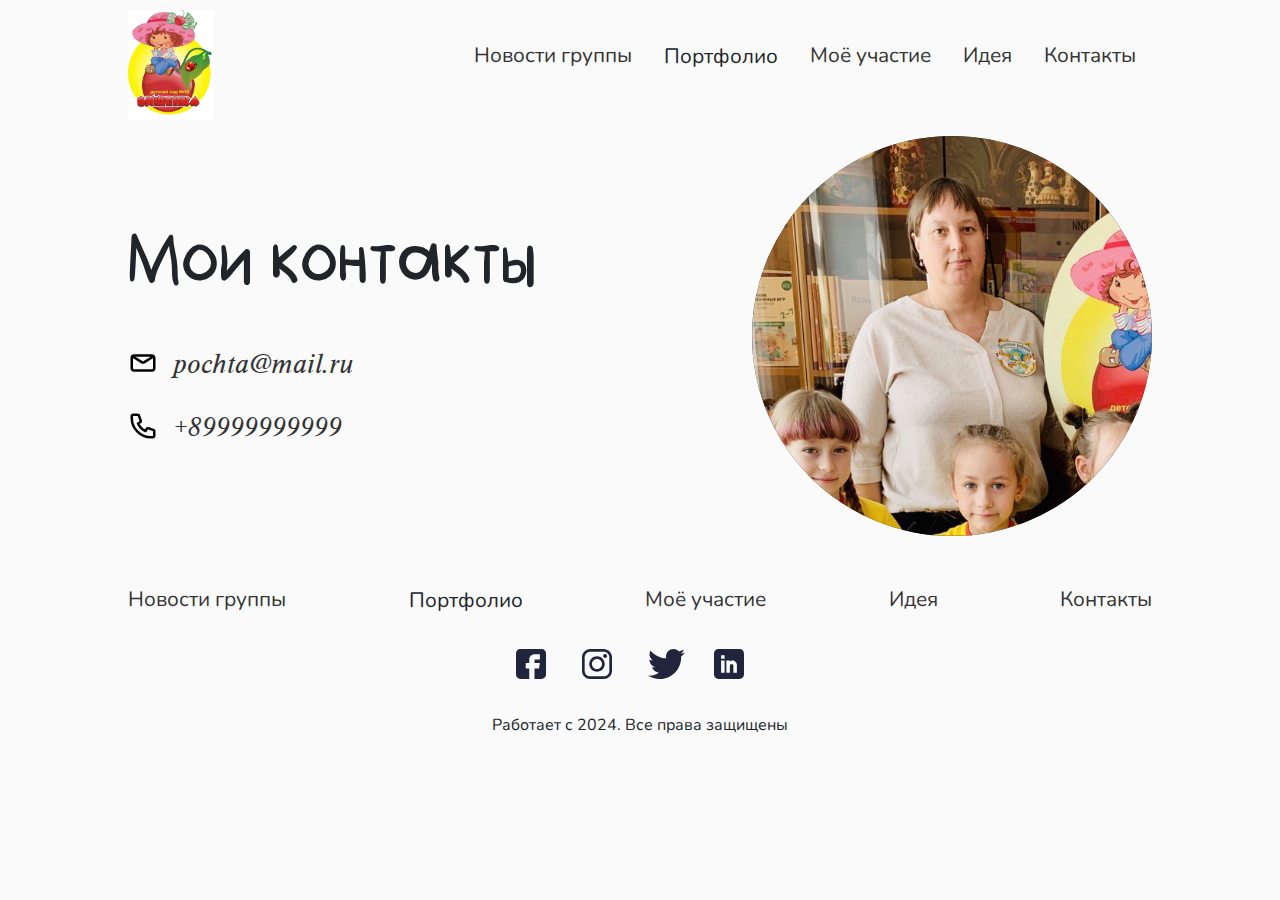
<file: contact.html>
<!DOCTYPE html>
<html lang="ru">

<head>
    <meta charset="UTF-8">
    <meta http-equiv="X-UA-Compatible" content="IE=edge">
    <meta name="viewport" content="width=device-width, initial-scale=1.0">
    <link href="https://cdn.jsdelivr.net/npm/bootstrap@5.3.3/dist/css/bootstrap.min.css" rel="stylesheet"
        integrity="sha384-QWTKZyjpPEjISv5WaRU9OFeRpok6YctnYmDr5pNlyT2bRjXh0JMhjY6hW+ALEwIH" crossorigin="anonymous">
    <link rel="stylesheet" href="style/new.css">
    <link rel="stylesheet" href="style/rezet.css">
    <link rel="stylesheet" href="style/main.css">
    <link rel="stylesheet" href="style/menu-mobyl.css">
    <link rel="stylesheet" href="style/media.css">
    <script src="script.js"></script>
    <title>Контакты</title>
</head>

<body class="body_hide">

    <!-- *********************************************************************** -->
    <!-- шапка сайта -->
    <!-- *********************************************************************** -->
    <div class="conteiner">
        <header>
            <div class="logo">
                <a href="index.html"><img src="img/logo.jpg" alt="Логотип"></a>
            </div>
            <nav>
                <ul class="_df-row _just-end-gap1 _alig-centr">
                    <li><a href="news.html" rel="noopener noreferrer">Новости группы</a></li>
                    <li>
                        <div class="dropdown">
                            <a data-bs-toggle="dropdown" aria-expanded="false" style="cursor: pointer;">
                                Портфолио
                            </a>
                            <ul class="dropdown-menu">
                                <li><a class="dropdown-item" href="#">Достижения воспитанников</a></li>
                                <li><a class="dropdown-item" href="#">Мои достижения</a></li>
                                <li><a class="dropdown-item" href="#">Курсы повышения квалификации</a></li>
                            </ul>
                        </div>
                    </li>
                    <li><a href="participation.html" rel="noopener noreferrer">Моё участие</a></li>
                    <li><a href="idea.html" rel="noopener noreferrer">Идея</a></li>
                    <li><a href="#" rel="noopener noreferrer">Контакты</a></li>
                </ul>
            </nav>

            <!-- ********************************************************************** -->
            <!-- Мобильное меню -->
            <!-- ********************************************************************** -->

            <a href="#popup" class="aaa h3">&equiv;</a>

            <div id="popup" class="popup">
                <a href="#" class="popup__area">
                    <div class="popup__body">
                        <div class="popup__content">
                            <a href="#" class="popup__cloce">&times;</a>
                            <div class="popup__title _pading1">МЕНЮ</div>
                            <div class="popup__text">
                                <ul class="_df-col _gap1">
                                    <li><a href="news.html" rel="noopener noreferrer">Новости группы</a></li>
                                    <li>
                                        <div id="accordionExample">
                                            <div>
                                                <h2 class="accordion-header">
                                                    <a class="accordion-button port" data-bs-toggle="collapse"
                                                        data-bs-target="#collapseOne" aria-expanded="true"
                                                        aria-controls="collapseOne" style="cursor: pointer;">
                                                        Портфолио
                                                    </a>
                                                </h2>
                                                <div id="collapseOne" class="accordion-collapse collapse"
                                                    data-bs-parent="#accordionExample">
                                                    <div class="accordion-body">
                                                        <a href="">Достижения воспитанников</a>
                                                        <a href="">Мои достижения</a>
                                                        <a href="">Курсы повышения квалификации</a>
                                                    </div>
                                                </div>
                                            </div>
                                        </div>
                                    </li>
                                    <li><a href="participation.html" rel="noopener noreferrer">Моё участие</a></li>
                                    <li><a href="idea.html" rel="noopener noreferrer">Идея</a></li>
                                    <li><a href="#" rel="noopener noreferrer">Контакты</a></li>
                                </ul>
                            </div>
                        </div>
                    </div>
                </a>
            </div>

            <!-- ********************************************************************** -->
            <!-- Мобильное меню -->
            <!-- ********************************************************************** -->
        </header>
    </div>
    <!-- *********************************************************************** -->
    <!-- шапка сайта -->
    <!-- *********************************************************************** -->


    <!-- *********************************************************************** -->
    <!-- обо мне -->
    <!-- *********************************************************************** -->
    <div class="conteiner">
        <div class="my _df-row _just-between _alig-centr">
            <div class="my__text _df-col">
                <h1>Мои контакты</h1>
                <div class="social-icons _df-row contacts">
                    <a href="mailto:pochta@mail.ru"><img src="img/email.svg" alt="">pochta@mail.ru</a>
                    <a href="tel:+89999999999"><img src="img/phone.svg" alt="">+89999999999</a>
                </div>
            </div>
            <div class="my__img"><img src="img/foto.png" alt=""></div>
        </div>
    </div>

    <!-- *********************************************************************** -->
    <!-- обо мне -->
    <!-- *********************************************************************** -->


    <!-- *********************************************************************** -->
    <!-- НИжняя часть сайта -->
    <!-- *********************************************************************** -->
    <footer>
        <div class="conteiner _pading2 _df-col _alig-centr">
            <div class="hrefs">
                <a href="news.html" rel="noopener noreferrer">Новости группы</a>
                <div class="dropdown">
                    <a data-bs-toggle="dropdown" aria-expanded="false" style="cursor: pointer;">
                        Портфолио
                    </a>
                    <ul class="dropdown-menu">
                        <li><a class="dropdown-item" href="#">Достижения воспитанников</a></li>
                        <li><a class="dropdown-item" href="#">Мои достижения</a></li>
                        <li><a class="dropdown-item" href="#">Курсы повышения квалификации</a></li>
                    </ul>
                </div>
                <a href="participation.html" rel="noopener noreferrer">Моё участие</a>
                <a href="idea.html" rel="noopener noreferrer">Идея </a>
                <a href="#" rel="noopener noreferrer">Контакты </a>
            </div>

            <div class="social-icons _df-row _just-centr-gap1">
                <a href="" target="_blank" rel="noopener noreferrer" class="icons"><img src="img/fb.svg" alt=""></a>
                <a href="" target="_blank" rel="noopener noreferrer" class="icons"><img src="img/insta.svg" alt=""></a>
                <a href="" target="_blank" rel="noopener noreferrer" class="icons"><img src="img/Vector.svg" alt=""></a>
                <a href="" target="_blank" rel="noopener noreferrer" class="icons"><img src="img/Linkedin.svg"
                        alt=""></a>
            </div>
            <div class="copy _pading1">
                Работает с 2024. Все права защищены
            </div>
        </div>
    </footer>
    <!-- *********************************************************************** -->
    <!-- НИжняя часть сайта -->
    <!-- *********************************************************************** -->
    <script src="https://cdn.jsdelivr.net/npm/bootstrap@5.3.3/dist/js/bootstrap.bundle.min.js"
        integrity="sha384-YvpcrYf0tY3lHB60NNkmXc5s9fDVZLESaAA55NDzOxhy9GkcIdslK1eN7N6jIeHz"
        crossorigin="anonymous"></script>
</body>

</html>
</file>
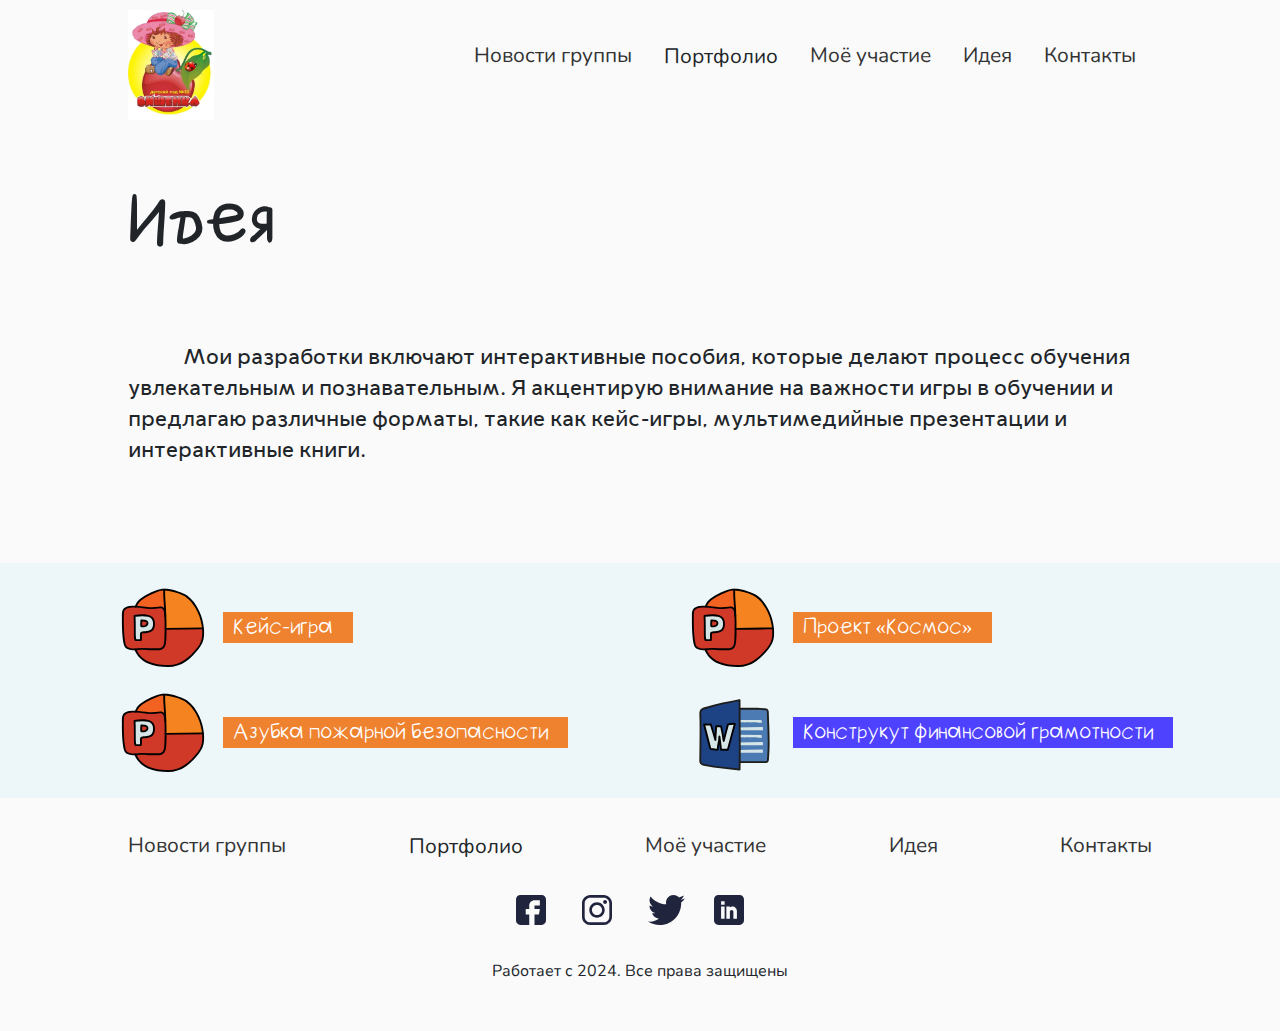
<file: idea.html>
<!DOCTYPE html>
<html lang="ru">

<head>
    <meta charset="UTF-8">
    <meta http-equiv="X-UA-Compatible" content="IE=edge">
    <meta name="viewport" content="width=device-width, initial-scale=1.0">
    <link href="https://cdn.jsdelivr.net/npm/bootstrap@5.3.3/dist/css/bootstrap.min.css" rel="stylesheet"
        integrity="sha384-QWTKZyjpPEjISv5WaRU9OFeRpok6YctnYmDr5pNlyT2bRjXh0JMhjY6hW+ALEwIH" crossorigin="anonymous">
    <link rel="stylesheet" href="style/new.css">
    <link rel="stylesheet" href="style/rezet.css">
    <link rel="stylesheet" href="style/main.css">
    <link rel="stylesheet" href="style/menu-mobyl.css">
    <link rel="stylesheet" href="style/media.css">
    <link rel="stylesheet" href="style/idea_style.css">
    <script src="script.js"></script>
    <title>Идея</title>
</head>

<body class="body_hide">

    <!-- *********************************************************************** -->
    <!-- шапка сайта -->
    <!-- *********************************************************************** -->
    <div class="conteiner">
        <header>
            <div class="logo">
                <a href="index.html"><img src="img/logo.jpg" alt="Логотип"></a>
            </div>
            <nav>
                <ul class="_df-row _just-end-gap1 _alig-centr">
                    <li><a href="news.html" rel="noopener noreferrer">Новости группы</a></li>
                    <li>
                        <div class="dropdown">
                            <a data-bs-toggle="dropdown" aria-expanded="false" style="cursor: pointer;">
                                Портфолио
                            </a>
                            <ul class="dropdown-menu">
                                <li><a class="dropdown-item" href="#">Достижения воспитанников</a></li>
                                <li><a class="dropdown-item" href="#">Мои достижения</a></li>
                                <li><a class="dropdown-item" href="#">Курсы повышения квалификации</a></li>
                            </ul>
                        </div>
                    </li>
                    <li><a href="participation.html" rel="noopener noreferrer">Моё участие</a></li>
                    <li><a href="#" rel="noopener noreferrer">Идея</a></li>
                    <li><a href="contact.html" rel="noopener noreferrer">Контакты</a></li>
                </ul>
            </nav>

            <!-- ********************************************************************** -->
            <!-- Мобильное меню -->
            <!-- ********************************************************************** -->

            <a href="#popup" class="aaa h3">&equiv;</a>

            <div id="popup" class="popup">
                <a href="#" class="popup__area">
                    <div class="popup__body">
                        <div class="popup__content">
                            <a href="#" class="popup__cloce">&times;</a>
                            <div class="popup__title _pading1">МЕНЮ</div>
                            <div class="popup__text">
                                <ul class="_df-col _gap1">
                                    <li><a href="news.html" rel="noopener noreferrer">Новости группы</a></li>
                                    <li>
                                        <div id="accordionExample">
                                            <div>
                                                <h2 class="accordion-header">
                                                    <a class="accordion-button port" data-bs-toggle="collapse"
                                                        data-bs-target="#collapseOne" aria-expanded="true"
                                                        aria-controls="collapseOne" style="cursor: pointer;">
                                                        Портфолио
                                                    </a>
                                                </h2>
                                                <div id="collapseOne" class="accordion-collapse collapse"
                                                    data-bs-parent="#accordionExample">
                                                    <div class="accordion-body">
                                                        <a href="">Достижения воспитанников</a>
                                                        <a href="">Мои достижения</a>
                                                        <a href="">Курсы повышения квалификации</a>
                                                    </div>
                                                </div>
                                            </div>
                                        </div>
                                    </li>
                                    <li><a href="participation.html" rel="noopener noreferrer">Моё участие</a></li>
                                    <li><a href="#" rel="noopener noreferrer">Идея</a></li>
                                    <li><a href="contact.html" rel="noopener noreferrer">Контакты</a></li>
                                </ul>
                            </div>
                        </div>
                    </div>
                </a>
            </div>

            <!-- ********************************************************************** -->
            <!-- Мобильное меню -->
            <!-- ********************************************************************** -->
        </header>
    </div>
    <!-- *********************************************************************** -->
    <!-- шапка сайта -->
    <!-- *********************************************************************** -->


    <div class="conteiner _pading2">
        <div class="_pading2">
            <h1>Идея</h1>
        </div>
        <!-- ********************************************************************** -->


        <div class="_pading2 _gap1 _alig-centr box">
            <div class="works-text__text">
                <p>Мои разработки включают интерактивные пособия, которые делают процесс обучения увлекательным и
                    познавательным. Я акцентирую внимание на важности игры в обучении и предлагаю различные форматы,
                    такие как кейс-игры, мультимедийные презентации и интерактивные книги.</p>
            </div>
        </div>

    </div>
    <div class="_color-blok-blue">
        <div class="resources">
            <div class="resources__items">
                <div class="resources__item">
                    <svg xmlns="http://www.w3.org/2000/svg" x="0px" y="0px" width="90" height="90" viewBox="0 0 48 48">
                        <path fill="#d03827"
                            d="M45.39,25.505c-0.233-5.765-2.35-11.433-6.096-15.845c-0.792-0.932-1.655-1.814-2.656-2.521 c-1.844-1.302-4.064-1.949-6.237-2.575c-2.21-0.636-4.492-1.279-6.777-1.013c-1.607,0.187-3.124,0.814-4.612,1.445 c-3.711,1.573-8.507,3.821-9.522,7.607L9.294,35.592c1.22,2.943,4.069,5.677,7.017,6.927c2.948,1.25,6.197,1.635,9.401,1.735 c1.141,0.036,2.287,0.036,3.419-0.112c5.406-0.709,9.779-4.688,13.169-8.927c0.803-1.005,1.58-2.044,2.126-3.207 C45.371,30,45.479,27.721,45.39,25.505z">
                        </path>
                        <path fill="#f58420"
                            d="M45.38,24.04H24.92V3.5c1.85,0.03,3.69,0.55,5.48,1.06c2.17,0.63,4.39,1.28,6.24,2.58 c1,0.71,1.86,1.59,2.65,2.52C42.72,13.69,44.87,18.78,45.38,24.04z">
                        </path>
                        <path fill="#d03827"
                            d="M2.642,24.195c-0.085-2.568-0.088-5.102-0.011-7.67c0.021-0.714,0.059-1.458,0.411-2.081 c0.556-0.986,1.748-1.42,2.866-1.624c4.971-0.907,10.11,1.191,15.098,0.382c1.001-0.162,2.124-0.416,2.955,0.162 c0.724,0.503,0.945,1.458,1.068,2.328c0.344,2.455,0.345,4.943,0.344,7.422c-0.001,2.508-0.002,6.022-0.279,8.514 c-0.122,1.097-0.363,2.302-1.25,2.966c-0.632,0.473-1.464,0.567-2.251,0.644c-3.438,0.337-6.876-0.325-10.313,0.012 c-2.158,0.212-4.473,0.393-6.365-0.662c-0.349-0.195-0.684-0.436-0.902-0.769c-0.191-0.291-0.282-0.633-0.366-0.97 C2.937,30.01,2.739,27.119,2.642,24.195z">
                        </path>
                        <path fill="#f26322"
                            d="M16.247,13.284c1.59,0.314,6.156-0.456,7.134,0c0.978,0.456,1.862,2.009,1.862,2.009L24.607,3.717 c0,0-1.101-0.99-6.251,1.559s-7.563,4.05-8.606,7.082C9.489,12.603,14.656,12.97,16.247,13.284z">
                        </path>
                        <path fill="#d6e5e5"
                            d="M17.72,18.16c-0.72-0.53-1.65-0.71-2.54-0.81c-2.12-0.25-4.27-0.17-6.36,0.24 C9,19.82,8.94,24.5,8.98,27.78c0.01,0.9,0.03,1.82,0.32,2.67h2.92c0.01-1.13,0.02-2.26,0.03-3.39c0.01-0.14,0.01-0.3,0.11-0.4 c0.06-0.06,0.15-0.09,0.23-0.12c0.99-0.3,2.03-0.3,3.05-0.45c1.02-0.15,2.08-0.48,2.73-1.28c0.52-0.64,0.7-1.47,0.78-2.28 C19.31,20.93,19.01,19.12,17.72,18.16z M15.64,21.91c-0.2,0.54-0.7,0.92-1.25,1.09c-0.54,0.18-1.13,0.17-1.7,0.1 c-0.1-0.01-0.22-0.03-0.28-0.11c-0.05-0.06-0.05-0.14-0.05-0.22c-0.05-0.93,0.11-1.82,0.07-2.75c0.52,0.04,1.26,0.11,1.79,0.15 c0.33,0.02,0.68,0.05,0.96,0.22C15.67,20.69,15.84,21.37,15.64,21.91z">
                        </path>
                        <path fill="#010101"
                            d="M25.511,15.559c-0.162-1.11-0.523-2.297-1.622-2.806c-1.183-0.549-2.557-0.055-3.778,0.065 c-2.987,0.291-5.961-0.32-8.924-0.598c-1.654-0.155-3.318-0.201-4.966,0.045c-1.249,0.187-2.625,0.569-3.415,1.634 c-0.927,1.25-0.698,3.145-0.718,4.61c-0.026,1.896-0.006,3.792,0.055,5.687c0.053,1.573,0.134,3.146,0.31,4.71 c0.168,1.488,0.356,3.052,0.82,4.481c0.86,2.644,4.717,2.633,6.951,2.46c1.558-0.121,3.087-0.221,4.652-0.168 c1.559,0.052,3.116,0.168,4.677,0.159c1.319-0.008,2.906,0.028,4.123-0.563c1.085-0.526,1.588-1.641,1.795-2.773 c0.471-2.572,0.39-5.291,0.4-7.896C25.882,21.592,25.947,18.548,25.511,15.559z M24.734,29.947 c-0.065,1.053-0.087,2.195-0.461,3.193c-0.521,1.39-1.847,1.542-3.161,1.638c-2.798,0.205-5.595-0.196-8.395-0.117 c-1.437,0.041-2.86,0.277-4.3,0.248c-1.227-0.025-3.205-0.219-3.975-1.343c-0.408-0.596-0.486-1.538-0.622-2.236 c-0.156-0.803-0.277-1.613-0.369-2.427c-0.177-1.564-0.257-3.137-0.31-4.71c-0.047-1.484-0.071-2.968-0.065-4.452 c0.005-1.361-0.088-2.811,0.118-4.16c0.413-2.702,4.37-2.562,6.412-2.475c2.652,0.112,5.266,0.646,7.917,0.761 c1.277,0.055,2.542-0.01,3.804-0.217c1.2-0.196,2.488-0.347,2.97,1.037c0.419,1.203,0.43,2.606,0.496,3.865 c0.073,1.398,0.078,2.799,0.079,4.199C24.873,25.151,24.881,27.553,24.734,29.947z">
                        </path>
                        <path fill="#010101"
                            d="M19.288,19.472c-0.66-1.642-2.088-2.353-3.771-2.583c-2.272-0.311-4.58-0.204-6.829,0.223 c-0.029,0.005-0.046,0.021-0.071,0.029c-0.012,0.004-0.023,0.01-0.035,0.014c-0.044,0.019-0.085,0.04-0.117,0.068 c-0.018,0.015-0.03,0.035-0.046,0.053c-0.019,0.025-0.039,0.048-0.052,0.076c-0.017,0.035-0.024,0.076-0.032,0.118 c-0.002,0.016-0.006,0.032-0.006,0.048c-0.002,0.026-0.012,0.046-0.01,0.075c0.151,1.987,0.131,3.991,0.139,5.982 c0.005,1.103,0.006,2.206,0.015,3.309c0.01,1.239-0.031,2.504,0.344,3.698c0.066,0.211,0.257,0.367,0.482,0.367 c0.975-0.001,1.95-0.003,2.924-0.004c0.272,0,0.498-0.229,0.5-0.5c0.009-1.046,0.051-2.097,0.027-3.142 c-0.008-0.341-0.036-0.286,0.291-0.366c0.228-0.056,0.458-0.098,0.69-0.132c0.525-0.077,1.055-0.109,1.581-0.172 c1.631-0.195,3.279-0.747,3.953-2.386C19.856,22.815,19.867,20.911,19.288,19.472z M18.636,22.664 c-0.138,1.138-0.588,2.094-1.684,2.568c-1,0.433-2.113,0.427-3.176,0.565c-0.753,0.098-1.849,0.138-2.006,1.053 c-0.091,0.53-0.023,1.125-0.028,1.662c-0.004,0.478-0.008,0.956-0.012,1.434c-0.677,0.001-1.353,0.002-2.03,0.003 c-0.252-1.058-0.218-2.168-0.226-3.25c-0.008-1.108-0.009-2.215-0.014-3.323c-0.008-1.787,0-3.583-0.114-5.368 c2.177-0.38,4.584-0.512,6.733-0.012c1.047,0.243,1.869,0.807,2.279,1.822C18.716,20.708,18.75,21.723,18.636,22.664z">
                        </path>
                        <path fill="#010101"
                            d="M15.17,19.836c-0.439-0.174-0.939-0.166-1.405-0.204c-0.446-0.037-0.891-0.077-1.337-0.11 c-0.15-0.011-0.289,0.075-0.385,0.195c-0.071,0.084-0.121,0.186-0.115,0.305c0.042,0.938-0.154,1.881-0.067,2.817 c0.026,0.281,0.144,0.52,0.4,0.657c0.233,0.124,0.54,0.124,0.798,0.14c0.469,0.029,0.956,0.002,1.408-0.132 c0.771-0.228,1.522-0.812,1.706-1.63C16.359,21.039,15.983,20.158,15.17,19.836z M12.714,22.606c-0.005,0-0.007,0-0.009,0.001 c-0.006-0.004-0.005-0.005-0.017-0.011C12.701,22.603,12.706,22.603,12.714,22.606z M15.164,21.755 c-0.004,0.013-0.003,0.011-0.002,0.013c-0.004,0.008-0.005,0.008-0.013,0.023c-0.015,0.029-0.029,0.057-0.046,0.086 c-0.016,0.028-0.033,0.056-0.051,0.083c-0.005,0.008-0.044,0.058-0.052,0.069c-0.043,0.05-0.089,0.099-0.137,0.144 c-0.03,0.028-0.06,0.055-0.092,0.081c0.017-0.014,0.066-0.045-0.016,0.011c-0.061,0.042-0.123,0.082-0.188,0.119 c-0.036,0.02-0.072,0.04-0.109,0.058c-0.009,0.005-0.054,0.024-0.075,0.033c-0.327,0.126-0.615,0.166-0.957,0.169 c-0.185,0.002-0.369-0.008-0.553-0.024c-0.007-0.001-0.014-0.001-0.021-0.002c-0.019-0.686,0.058-1.37,0.075-2.056 c0.496,0.038,0.993,0.074,1.487,0.121c0.095,0.009,0.06,0.002,0.172,0.023c0.073,0.014,0.143,0.033,0.214,0.055 c0.05,0.015,0.084,0.037,0.168,0.087c0.002,0.001,0.004,0.004,0.006,0.005c0.03,0.028,0.058,0.057,0.087,0.087 c0.005,0.005,0.001,0.001,0.005,0.005c0.019,0.029,0.038,0.057,0.055,0.087c0.015,0.027,0.029,0.055,0.043,0.083 c0.002,0.006,0.002,0.007,0.005,0.016c0.016,0.057,0.031,0.113,0.045,0.17c0.003,0.01,0.003,0.008,0.005,0.015 c0,0.003-0.001,0-0.001,0.005c0,0.044,0.005,0.089,0.005,0.133c0,0.035-0.003,0.07-0.005,0.105c0,0.002,0,0.002-0.001,0.004 C15.203,21.629,15.186,21.692,15.164,21.755z M15.219,21.551C15.223,21.526,15.23,21.497,15.219,21.551L15.219,21.551z">
                        </path>
                        <path fill="#010101"
                            d="M8.862,35.845c1.282,3.007,3.889,5.575,6.844,6.949c3.392,1.577,7.287,1.962,10.986,1.98 c3.454,0.017,6.627-0.986,9.472-2.941c2.711-1.862,4.993-4.303,6.99-6.9c1.132-1.473,2.053-3.044,2.445-4.878 c0.376-1.76,0.374-3.595,0.245-5.383c-0.246-3.416-1.131-6.769-2.615-9.856c-1.456-3.03-3.559-6.147-6.338-8.109 c-1.466-1.035-3.179-1.667-4.882-2.191c-1.85-0.57-3.733-1.151-5.657-1.408c-2.164-0.289-4.171,0.084-6.19,0.876 c-1.598,0.627-3.187,1.316-4.714,2.102C12.762,7.47,9.876,9.401,9.007,12.47c-0.176,0.62,0.789,0.885,0.964,0.266 c0.728-2.572,3.119-4.23,5.347-5.45c1.18-0.646,2.406-1.201,3.642-1.73c1.638-0.701,3.336-1.434,5.136-1.548 c1.867-0.119,3.701,0.339,5.484,0.841c1.659,0.467,3.35,0.918,4.918,1.645c3.043,1.41,5.231,4.147,6.89,6.99 c1.607,2.753,2.68,5.797,3.193,8.942c0.525,3.218,0.729,6.994-0.897,9.936c-0.807,1.461-1.909,2.766-3.007,4.016 c-1.007,1.147-2.081,2.238-3.245,3.228c-2.305,1.961-5.027,3.516-8.047,3.998c-1.99,0.317-4.082,0.187-6.081,0.013 c-1.967-0.171-3.929-0.516-5.797-1.169c-3.394-1.185-6.363-3.777-7.784-7.108C9.474,34.75,8.612,35.259,8.862,35.845L8.862,35.845z">
                        </path>
                        <path fill="#010101"
                            d="M25.373,24.989c6.641-0.042,13.28-0.227,19.921-0.269c0.643-0.004,0.645-1.004,0-1 c-6.641,0.042-13.28,0.227-19.921,0.269C24.729,23.993,24.728,24.993,25.373,24.989L25.373,24.989z">
                        </path>
                        <path fill="#010101"
                            d="M25.741,17.711c0.044-4.747-0.752-9.472-0.622-14.221c0.018-0.644-0.982-0.643-1,0 c-0.13,4.749,0.666,9.473,0.622,14.221C24.735,18.355,25.735,18.355,25.741,17.711L25.741,17.711z">
                        </path>
                    </svg>
                    <a href="resources/KEJS-IGRA_KREJNERT.pptx">Кейс-игра</a>
                </div>
                <div class="resources__item">
                    <svg xmlns="http://www.w3.org/2000/svg" x="0px" y="0px" width="90" height="90" viewBox="0 0 48 48">
                        <path fill="#d03827"
                            d="M45.39,25.505c-0.233-5.765-2.35-11.433-6.096-15.845c-0.792-0.932-1.655-1.814-2.656-2.521 c-1.844-1.302-4.064-1.949-6.237-2.575c-2.21-0.636-4.492-1.279-6.777-1.013c-1.607,0.187-3.124,0.814-4.612,1.445 c-3.711,1.573-8.507,3.821-9.522,7.607L9.294,35.592c1.22,2.943,4.069,5.677,7.017,6.927c2.948,1.25,6.197,1.635,9.401,1.735 c1.141,0.036,2.287,0.036,3.419-0.112c5.406-0.709,9.779-4.688,13.169-8.927c0.803-1.005,1.58-2.044,2.126-3.207 C45.371,30,45.479,27.721,45.39,25.505z">
                        </path>
                        <path fill="#f58420"
                            d="M45.38,24.04H24.92V3.5c1.85,0.03,3.69,0.55,5.48,1.06c2.17,0.63,4.39,1.28,6.24,2.58 c1,0.71,1.86,1.59,2.65,2.52C42.72,13.69,44.87,18.78,45.38,24.04z">
                        </path>
                        <path fill="#d03827"
                            d="M2.642,24.195c-0.085-2.568-0.088-5.102-0.011-7.67c0.021-0.714,0.059-1.458,0.411-2.081 c0.556-0.986,1.748-1.42,2.866-1.624c4.971-0.907,10.11,1.191,15.098,0.382c1.001-0.162,2.124-0.416,2.955,0.162 c0.724,0.503,0.945,1.458,1.068,2.328c0.344,2.455,0.345,4.943,0.344,7.422c-0.001,2.508-0.002,6.022-0.279,8.514 c-0.122,1.097-0.363,2.302-1.25,2.966c-0.632,0.473-1.464,0.567-2.251,0.644c-3.438,0.337-6.876-0.325-10.313,0.012 c-2.158,0.212-4.473,0.393-6.365-0.662c-0.349-0.195-0.684-0.436-0.902-0.769c-0.191-0.291-0.282-0.633-0.366-0.97 C2.937,30.01,2.739,27.119,2.642,24.195z">
                        </path>
                        <path fill="#f26322"
                            d="M16.247,13.284c1.59,0.314,6.156-0.456,7.134,0c0.978,0.456,1.862,2.009,1.862,2.009L24.607,3.717 c0,0-1.101-0.99-6.251,1.559s-7.563,4.05-8.606,7.082C9.489,12.603,14.656,12.97,16.247,13.284z">
                        </path>
                        <path fill="#d6e5e5"
                            d="M17.72,18.16c-0.72-0.53-1.65-0.71-2.54-0.81c-2.12-0.25-4.27-0.17-6.36,0.24 C9,19.82,8.94,24.5,8.98,27.78c0.01,0.9,0.03,1.82,0.32,2.67h2.92c0.01-1.13,0.02-2.26,0.03-3.39c0.01-0.14,0.01-0.3,0.11-0.4 c0.06-0.06,0.15-0.09,0.23-0.12c0.99-0.3,2.03-0.3,3.05-0.45c1.02-0.15,2.08-0.48,2.73-1.28c0.52-0.64,0.7-1.47,0.78-2.28 C19.31,20.93,19.01,19.12,17.72,18.16z M15.64,21.91c-0.2,0.54-0.7,0.92-1.25,1.09c-0.54,0.18-1.13,0.17-1.7,0.1 c-0.1-0.01-0.22-0.03-0.28-0.11c-0.05-0.06-0.05-0.14-0.05-0.22c-0.05-0.93,0.11-1.82,0.07-2.75c0.52,0.04,1.26,0.11,1.79,0.15 c0.33,0.02,0.68,0.05,0.96,0.22C15.67,20.69,15.84,21.37,15.64,21.91z">
                        </path>
                        <path fill="#010101"
                            d="M25.511,15.559c-0.162-1.11-0.523-2.297-1.622-2.806c-1.183-0.549-2.557-0.055-3.778,0.065 c-2.987,0.291-5.961-0.32-8.924-0.598c-1.654-0.155-3.318-0.201-4.966,0.045c-1.249,0.187-2.625,0.569-3.415,1.634 c-0.927,1.25-0.698,3.145-0.718,4.61c-0.026,1.896-0.006,3.792,0.055,5.687c0.053,1.573,0.134,3.146,0.31,4.71 c0.168,1.488,0.356,3.052,0.82,4.481c0.86,2.644,4.717,2.633,6.951,2.46c1.558-0.121,3.087-0.221,4.652-0.168 c1.559,0.052,3.116,0.168,4.677,0.159c1.319-0.008,2.906,0.028,4.123-0.563c1.085-0.526,1.588-1.641,1.795-2.773 c0.471-2.572,0.39-5.291,0.4-7.896C25.882,21.592,25.947,18.548,25.511,15.559z M24.734,29.947 c-0.065,1.053-0.087,2.195-0.461,3.193c-0.521,1.39-1.847,1.542-3.161,1.638c-2.798,0.205-5.595-0.196-8.395-0.117 c-1.437,0.041-2.86,0.277-4.3,0.248c-1.227-0.025-3.205-0.219-3.975-1.343c-0.408-0.596-0.486-1.538-0.622-2.236 c-0.156-0.803-0.277-1.613-0.369-2.427c-0.177-1.564-0.257-3.137-0.31-4.71c-0.047-1.484-0.071-2.968-0.065-4.452 c0.005-1.361-0.088-2.811,0.118-4.16c0.413-2.702,4.37-2.562,6.412-2.475c2.652,0.112,5.266,0.646,7.917,0.761 c1.277,0.055,2.542-0.01,3.804-0.217c1.2-0.196,2.488-0.347,2.97,1.037c0.419,1.203,0.43,2.606,0.496,3.865 c0.073,1.398,0.078,2.799,0.079,4.199C24.873,25.151,24.881,27.553,24.734,29.947z">
                        </path>
                        <path fill="#010101"
                            d="M19.288,19.472c-0.66-1.642-2.088-2.353-3.771-2.583c-2.272-0.311-4.58-0.204-6.829,0.223 c-0.029,0.005-0.046,0.021-0.071,0.029c-0.012,0.004-0.023,0.01-0.035,0.014c-0.044,0.019-0.085,0.04-0.117,0.068 c-0.018,0.015-0.03,0.035-0.046,0.053c-0.019,0.025-0.039,0.048-0.052,0.076c-0.017,0.035-0.024,0.076-0.032,0.118 c-0.002,0.016-0.006,0.032-0.006,0.048c-0.002,0.026-0.012,0.046-0.01,0.075c0.151,1.987,0.131,3.991,0.139,5.982 c0.005,1.103,0.006,2.206,0.015,3.309c0.01,1.239-0.031,2.504,0.344,3.698c0.066,0.211,0.257,0.367,0.482,0.367 c0.975-0.001,1.95-0.003,2.924-0.004c0.272,0,0.498-0.229,0.5-0.5c0.009-1.046,0.051-2.097,0.027-3.142 c-0.008-0.341-0.036-0.286,0.291-0.366c0.228-0.056,0.458-0.098,0.69-0.132c0.525-0.077,1.055-0.109,1.581-0.172 c1.631-0.195,3.279-0.747,3.953-2.386C19.856,22.815,19.867,20.911,19.288,19.472z M18.636,22.664 c-0.138,1.138-0.588,2.094-1.684,2.568c-1,0.433-2.113,0.427-3.176,0.565c-0.753,0.098-1.849,0.138-2.006,1.053 c-0.091,0.53-0.023,1.125-0.028,1.662c-0.004,0.478-0.008,0.956-0.012,1.434c-0.677,0.001-1.353,0.002-2.03,0.003 c-0.252-1.058-0.218-2.168-0.226-3.25c-0.008-1.108-0.009-2.215-0.014-3.323c-0.008-1.787,0-3.583-0.114-5.368 c2.177-0.38,4.584-0.512,6.733-0.012c1.047,0.243,1.869,0.807,2.279,1.822C18.716,20.708,18.75,21.723,18.636,22.664z">
                        </path>
                        <path fill="#010101"
                            d="M15.17,19.836c-0.439-0.174-0.939-0.166-1.405-0.204c-0.446-0.037-0.891-0.077-1.337-0.11 c-0.15-0.011-0.289,0.075-0.385,0.195c-0.071,0.084-0.121,0.186-0.115,0.305c0.042,0.938-0.154,1.881-0.067,2.817 c0.026,0.281,0.144,0.52,0.4,0.657c0.233,0.124,0.54,0.124,0.798,0.14c0.469,0.029,0.956,0.002,1.408-0.132 c0.771-0.228,1.522-0.812,1.706-1.63C16.359,21.039,15.983,20.158,15.17,19.836z M12.714,22.606c-0.005,0-0.007,0-0.009,0.001 c-0.006-0.004-0.005-0.005-0.017-0.011C12.701,22.603,12.706,22.603,12.714,22.606z M15.164,21.755 c-0.004,0.013-0.003,0.011-0.002,0.013c-0.004,0.008-0.005,0.008-0.013,0.023c-0.015,0.029-0.029,0.057-0.046,0.086 c-0.016,0.028-0.033,0.056-0.051,0.083c-0.005,0.008-0.044,0.058-0.052,0.069c-0.043,0.05-0.089,0.099-0.137,0.144 c-0.03,0.028-0.06,0.055-0.092,0.081c0.017-0.014,0.066-0.045-0.016,0.011c-0.061,0.042-0.123,0.082-0.188,0.119 c-0.036,0.02-0.072,0.04-0.109,0.058c-0.009,0.005-0.054,0.024-0.075,0.033c-0.327,0.126-0.615,0.166-0.957,0.169 c-0.185,0.002-0.369-0.008-0.553-0.024c-0.007-0.001-0.014-0.001-0.021-0.002c-0.019-0.686,0.058-1.37,0.075-2.056 c0.496,0.038,0.993,0.074,1.487,0.121c0.095,0.009,0.06,0.002,0.172,0.023c0.073,0.014,0.143,0.033,0.214,0.055 c0.05,0.015,0.084,0.037,0.168,0.087c0.002,0.001,0.004,0.004,0.006,0.005c0.03,0.028,0.058,0.057,0.087,0.087 c0.005,0.005,0.001,0.001,0.005,0.005c0.019,0.029,0.038,0.057,0.055,0.087c0.015,0.027,0.029,0.055,0.043,0.083 c0.002,0.006,0.002,0.007,0.005,0.016c0.016,0.057,0.031,0.113,0.045,0.17c0.003,0.01,0.003,0.008,0.005,0.015 c0,0.003-0.001,0-0.001,0.005c0,0.044,0.005,0.089,0.005,0.133c0,0.035-0.003,0.07-0.005,0.105c0,0.002,0,0.002-0.001,0.004 C15.203,21.629,15.186,21.692,15.164,21.755z M15.219,21.551C15.223,21.526,15.23,21.497,15.219,21.551L15.219,21.551z">
                        </path>
                        <path fill="#010101"
                            d="M8.862,35.845c1.282,3.007,3.889,5.575,6.844,6.949c3.392,1.577,7.287,1.962,10.986,1.98 c3.454,0.017,6.627-0.986,9.472-2.941c2.711-1.862,4.993-4.303,6.99-6.9c1.132-1.473,2.053-3.044,2.445-4.878 c0.376-1.76,0.374-3.595,0.245-5.383c-0.246-3.416-1.131-6.769-2.615-9.856c-1.456-3.03-3.559-6.147-6.338-8.109 c-1.466-1.035-3.179-1.667-4.882-2.191c-1.85-0.57-3.733-1.151-5.657-1.408c-2.164-0.289-4.171,0.084-6.19,0.876 c-1.598,0.627-3.187,1.316-4.714,2.102C12.762,7.47,9.876,9.401,9.007,12.47c-0.176,0.62,0.789,0.885,0.964,0.266 c0.728-2.572,3.119-4.23,5.347-5.45c1.18-0.646,2.406-1.201,3.642-1.73c1.638-0.701,3.336-1.434,5.136-1.548 c1.867-0.119,3.701,0.339,5.484,0.841c1.659,0.467,3.35,0.918,4.918,1.645c3.043,1.41,5.231,4.147,6.89,6.99 c1.607,2.753,2.68,5.797,3.193,8.942c0.525,3.218,0.729,6.994-0.897,9.936c-0.807,1.461-1.909,2.766-3.007,4.016 c-1.007,1.147-2.081,2.238-3.245,3.228c-2.305,1.961-5.027,3.516-8.047,3.998c-1.99,0.317-4.082,0.187-6.081,0.013 c-1.967-0.171-3.929-0.516-5.797-1.169c-3.394-1.185-6.363-3.777-7.784-7.108C9.474,34.75,8.612,35.259,8.862,35.845L8.862,35.845z">
                        </path>
                        <path fill="#010101"
                            d="M25.373,24.989c6.641-0.042,13.28-0.227,19.921-0.269c0.643-0.004,0.645-1.004,0-1 c-6.641,0.042-13.28,0.227-19.921,0.269C24.729,23.993,24.728,24.993,25.373,24.989L25.373,24.989z">
                        </path>
                        <path fill="#010101"
                            d="M25.741,17.711c0.044-4.747-0.752-9.472-0.622-14.221c0.018-0.644-0.982-0.643-1,0 c-0.13,4.749,0.666,9.473,0.622,14.221C24.735,18.355,25.735,18.355,25.741,17.711L25.741,17.711z">
                        </path>
                    </svg>
                    <a href="resources/AZBUKA_POZhARNOJ_BEZOPASNOSTI.pptx">Азубка пожарной безопасности</a>
                </div>
            </div>
            <div class="resources__items">
                <div class="resources__item">
                    <svg xmlns="http://www.w3.org/2000/svg" x="0px" y="0px" width="90" height="90" viewBox="0 0 48 48">
                        <path fill="#d03827"
                            d="M45.39,25.505c-0.233-5.765-2.35-11.433-6.096-15.845c-0.792-0.932-1.655-1.814-2.656-2.521 c-1.844-1.302-4.064-1.949-6.237-2.575c-2.21-0.636-4.492-1.279-6.777-1.013c-1.607,0.187-3.124,0.814-4.612,1.445 c-3.711,1.573-8.507,3.821-9.522,7.607L9.294,35.592c1.22,2.943,4.069,5.677,7.017,6.927c2.948,1.25,6.197,1.635,9.401,1.735 c1.141,0.036,2.287,0.036,3.419-0.112c5.406-0.709,9.779-4.688,13.169-8.927c0.803-1.005,1.58-2.044,2.126-3.207 C45.371,30,45.479,27.721,45.39,25.505z">
                        </path>
                        <path fill="#f58420"
                            d="M45.38,24.04H24.92V3.5c1.85,0.03,3.69,0.55,5.48,1.06c2.17,0.63,4.39,1.28,6.24,2.58 c1,0.71,1.86,1.59,2.65,2.52C42.72,13.69,44.87,18.78,45.38,24.04z">
                        </path>
                        <path fill="#d03827"
                            d="M2.642,24.195c-0.085-2.568-0.088-5.102-0.011-7.67c0.021-0.714,0.059-1.458,0.411-2.081 c0.556-0.986,1.748-1.42,2.866-1.624c4.971-0.907,10.11,1.191,15.098,0.382c1.001-0.162,2.124-0.416,2.955,0.162 c0.724,0.503,0.945,1.458,1.068,2.328c0.344,2.455,0.345,4.943,0.344,7.422c-0.001,2.508-0.002,6.022-0.279,8.514 c-0.122,1.097-0.363,2.302-1.25,2.966c-0.632,0.473-1.464,0.567-2.251,0.644c-3.438,0.337-6.876-0.325-10.313,0.012 c-2.158,0.212-4.473,0.393-6.365-0.662c-0.349-0.195-0.684-0.436-0.902-0.769c-0.191-0.291-0.282-0.633-0.366-0.97 C2.937,30.01,2.739,27.119,2.642,24.195z">
                        </path>
                        <path fill="#f26322"
                            d="M16.247,13.284c1.59,0.314,6.156-0.456,7.134,0c0.978,0.456,1.862,2.009,1.862,2.009L24.607,3.717 c0,0-1.101-0.99-6.251,1.559s-7.563,4.05-8.606,7.082C9.489,12.603,14.656,12.97,16.247,13.284z">
                        </path>
                        <path fill="#d6e5e5"
                            d="M17.72,18.16c-0.72-0.53-1.65-0.71-2.54-0.81c-2.12-0.25-4.27-0.17-6.36,0.24 C9,19.82,8.94,24.5,8.98,27.78c0.01,0.9,0.03,1.82,0.32,2.67h2.92c0.01-1.13,0.02-2.26,0.03-3.39c0.01-0.14,0.01-0.3,0.11-0.4 c0.06-0.06,0.15-0.09,0.23-0.12c0.99-0.3,2.03-0.3,3.05-0.45c1.02-0.15,2.08-0.48,2.73-1.28c0.52-0.64,0.7-1.47,0.78-2.28 C19.31,20.93,19.01,19.12,17.72,18.16z M15.64,21.91c-0.2,0.54-0.7,0.92-1.25,1.09c-0.54,0.18-1.13,0.17-1.7,0.1 c-0.1-0.01-0.22-0.03-0.28-0.11c-0.05-0.06-0.05-0.14-0.05-0.22c-0.05-0.93,0.11-1.82,0.07-2.75c0.52,0.04,1.26,0.11,1.79,0.15 c0.33,0.02,0.68,0.05,0.96,0.22C15.67,20.69,15.84,21.37,15.64,21.91z">
                        </path>
                        <path fill="#010101"
                            d="M25.511,15.559c-0.162-1.11-0.523-2.297-1.622-2.806c-1.183-0.549-2.557-0.055-3.778,0.065 c-2.987,0.291-5.961-0.32-8.924-0.598c-1.654-0.155-3.318-0.201-4.966,0.045c-1.249,0.187-2.625,0.569-3.415,1.634 c-0.927,1.25-0.698,3.145-0.718,4.61c-0.026,1.896-0.006,3.792,0.055,5.687c0.053,1.573,0.134,3.146,0.31,4.71 c0.168,1.488,0.356,3.052,0.82,4.481c0.86,2.644,4.717,2.633,6.951,2.46c1.558-0.121,3.087-0.221,4.652-0.168 c1.559,0.052,3.116,0.168,4.677,0.159c1.319-0.008,2.906,0.028,4.123-0.563c1.085-0.526,1.588-1.641,1.795-2.773 c0.471-2.572,0.39-5.291,0.4-7.896C25.882,21.592,25.947,18.548,25.511,15.559z M24.734,29.947 c-0.065,1.053-0.087,2.195-0.461,3.193c-0.521,1.39-1.847,1.542-3.161,1.638c-2.798,0.205-5.595-0.196-8.395-0.117 c-1.437,0.041-2.86,0.277-4.3,0.248c-1.227-0.025-3.205-0.219-3.975-1.343c-0.408-0.596-0.486-1.538-0.622-2.236 c-0.156-0.803-0.277-1.613-0.369-2.427c-0.177-1.564-0.257-3.137-0.31-4.71c-0.047-1.484-0.071-2.968-0.065-4.452 c0.005-1.361-0.088-2.811,0.118-4.16c0.413-2.702,4.37-2.562,6.412-2.475c2.652,0.112,5.266,0.646,7.917,0.761 c1.277,0.055,2.542-0.01,3.804-0.217c1.2-0.196,2.488-0.347,2.97,1.037c0.419,1.203,0.43,2.606,0.496,3.865 c0.073,1.398,0.078,2.799,0.079,4.199C24.873,25.151,24.881,27.553,24.734,29.947z">
                        </path>
                        <path fill="#010101"
                            d="M19.288,19.472c-0.66-1.642-2.088-2.353-3.771-2.583c-2.272-0.311-4.58-0.204-6.829,0.223 c-0.029,0.005-0.046,0.021-0.071,0.029c-0.012,0.004-0.023,0.01-0.035,0.014c-0.044,0.019-0.085,0.04-0.117,0.068 c-0.018,0.015-0.03,0.035-0.046,0.053c-0.019,0.025-0.039,0.048-0.052,0.076c-0.017,0.035-0.024,0.076-0.032,0.118 c-0.002,0.016-0.006,0.032-0.006,0.048c-0.002,0.026-0.012,0.046-0.01,0.075c0.151,1.987,0.131,3.991,0.139,5.982 c0.005,1.103,0.006,2.206,0.015,3.309c0.01,1.239-0.031,2.504,0.344,3.698c0.066,0.211,0.257,0.367,0.482,0.367 c0.975-0.001,1.95-0.003,2.924-0.004c0.272,0,0.498-0.229,0.5-0.5c0.009-1.046,0.051-2.097,0.027-3.142 c-0.008-0.341-0.036-0.286,0.291-0.366c0.228-0.056,0.458-0.098,0.69-0.132c0.525-0.077,1.055-0.109,1.581-0.172 c1.631-0.195,3.279-0.747,3.953-2.386C19.856,22.815,19.867,20.911,19.288,19.472z M18.636,22.664 c-0.138,1.138-0.588,2.094-1.684,2.568c-1,0.433-2.113,0.427-3.176,0.565c-0.753,0.098-1.849,0.138-2.006,1.053 c-0.091,0.53-0.023,1.125-0.028,1.662c-0.004,0.478-0.008,0.956-0.012,1.434c-0.677,0.001-1.353,0.002-2.03,0.003 c-0.252-1.058-0.218-2.168-0.226-3.25c-0.008-1.108-0.009-2.215-0.014-3.323c-0.008-1.787,0-3.583-0.114-5.368 c2.177-0.38,4.584-0.512,6.733-0.012c1.047,0.243,1.869,0.807,2.279,1.822C18.716,20.708,18.75,21.723,18.636,22.664z">
                        </path>
                        <path fill="#010101"
                            d="M15.17,19.836c-0.439-0.174-0.939-0.166-1.405-0.204c-0.446-0.037-0.891-0.077-1.337-0.11 c-0.15-0.011-0.289,0.075-0.385,0.195c-0.071,0.084-0.121,0.186-0.115,0.305c0.042,0.938-0.154,1.881-0.067,2.817 c0.026,0.281,0.144,0.52,0.4,0.657c0.233,0.124,0.54,0.124,0.798,0.14c0.469,0.029,0.956,0.002,1.408-0.132 c0.771-0.228,1.522-0.812,1.706-1.63C16.359,21.039,15.983,20.158,15.17,19.836z M12.714,22.606c-0.005,0-0.007,0-0.009,0.001 c-0.006-0.004-0.005-0.005-0.017-0.011C12.701,22.603,12.706,22.603,12.714,22.606z M15.164,21.755 c-0.004,0.013-0.003,0.011-0.002,0.013c-0.004,0.008-0.005,0.008-0.013,0.023c-0.015,0.029-0.029,0.057-0.046,0.086 c-0.016,0.028-0.033,0.056-0.051,0.083c-0.005,0.008-0.044,0.058-0.052,0.069c-0.043,0.05-0.089,0.099-0.137,0.144 c-0.03,0.028-0.06,0.055-0.092,0.081c0.017-0.014,0.066-0.045-0.016,0.011c-0.061,0.042-0.123,0.082-0.188,0.119 c-0.036,0.02-0.072,0.04-0.109,0.058c-0.009,0.005-0.054,0.024-0.075,0.033c-0.327,0.126-0.615,0.166-0.957,0.169 c-0.185,0.002-0.369-0.008-0.553-0.024c-0.007-0.001-0.014-0.001-0.021-0.002c-0.019-0.686,0.058-1.37,0.075-2.056 c0.496,0.038,0.993,0.074,1.487,0.121c0.095,0.009,0.06,0.002,0.172,0.023c0.073,0.014,0.143,0.033,0.214,0.055 c0.05,0.015,0.084,0.037,0.168,0.087c0.002,0.001,0.004,0.004,0.006,0.005c0.03,0.028,0.058,0.057,0.087,0.087 c0.005,0.005,0.001,0.001,0.005,0.005c0.019,0.029,0.038,0.057,0.055,0.087c0.015,0.027,0.029,0.055,0.043,0.083 c0.002,0.006,0.002,0.007,0.005,0.016c0.016,0.057,0.031,0.113,0.045,0.17c0.003,0.01,0.003,0.008,0.005,0.015 c0,0.003-0.001,0-0.001,0.005c0,0.044,0.005,0.089,0.005,0.133c0,0.035-0.003,0.07-0.005,0.105c0,0.002,0,0.002-0.001,0.004 C15.203,21.629,15.186,21.692,15.164,21.755z M15.219,21.551C15.223,21.526,15.23,21.497,15.219,21.551L15.219,21.551z">
                        </path>
                        <path fill="#010101"
                            d="M8.862,35.845c1.282,3.007,3.889,5.575,6.844,6.949c3.392,1.577,7.287,1.962,10.986,1.98 c3.454,0.017,6.627-0.986,9.472-2.941c2.711-1.862,4.993-4.303,6.99-6.9c1.132-1.473,2.053-3.044,2.445-4.878 c0.376-1.76,0.374-3.595,0.245-5.383c-0.246-3.416-1.131-6.769-2.615-9.856c-1.456-3.03-3.559-6.147-6.338-8.109 c-1.466-1.035-3.179-1.667-4.882-2.191c-1.85-0.57-3.733-1.151-5.657-1.408c-2.164-0.289-4.171,0.084-6.19,0.876 c-1.598,0.627-3.187,1.316-4.714,2.102C12.762,7.47,9.876,9.401,9.007,12.47c-0.176,0.62,0.789,0.885,0.964,0.266 c0.728-2.572,3.119-4.23,5.347-5.45c1.18-0.646,2.406-1.201,3.642-1.73c1.638-0.701,3.336-1.434,5.136-1.548 c1.867-0.119,3.701,0.339,5.484,0.841c1.659,0.467,3.35,0.918,4.918,1.645c3.043,1.41,5.231,4.147,6.89,6.99 c1.607,2.753,2.68,5.797,3.193,8.942c0.525,3.218,0.729,6.994-0.897,9.936c-0.807,1.461-1.909,2.766-3.007,4.016 c-1.007,1.147-2.081,2.238-3.245,3.228c-2.305,1.961-5.027,3.516-8.047,3.998c-1.99,0.317-4.082,0.187-6.081,0.013 c-1.967-0.171-3.929-0.516-5.797-1.169c-3.394-1.185-6.363-3.777-7.784-7.108C9.474,34.75,8.612,35.259,8.862,35.845L8.862,35.845z">
                        </path>
                        <path fill="#010101"
                            d="M25.373,24.989c6.641-0.042,13.28-0.227,19.921-0.269c0.643-0.004,0.645-1.004,0-1 c-6.641,0.042-13.28,0.227-19.921,0.269C24.729,23.993,24.728,24.993,25.373,24.989L25.373,24.989z">
                        </path>
                        <path fill="#010101"
                            d="M25.741,17.711c0.044-4.747-0.752-9.472-0.622-14.221c0.018-0.644-0.982-0.643-1,0 c-0.13,4.749,0.666,9.473,0.622,14.221C24.735,18.355,25.735,18.355,25.741,17.711L25.741,17.711z">
                        </path>
                    </svg>
                    <a href="resources/PROEKT_KOSMOS.pptx">Проект «Космос»</a>
                </div>
                <div class="resources__item">
                    <svg xmlns="http://www.w3.org/2000/svg" x="0px" y="0px" width="90" height="90" viewBox="0 0 48 48">
                        <path fill="#4b7bb2"
                            d="M40.864,39.706H21.401V11.054h19.463c1.105,0,2,0.895,2,2v24.652 C42.864,38.811,41.968,39.706,40.864,39.706z">
                        </path>
                        <path fill="#d6e5e5"
                            d="M25.785,30.5c1.405,0,12.81,0,14.215,0l-0.095-1.664l-14.034,0.25L25.785,30.5z">
                        </path>
                        <path fill="#d6e5e5"
                            d="M25.785,22.5c1.405,0,12.81,0,14.215,0l-0.095-1.664l-14.034,0.25L25.785,22.5z">
                        </path>
                        <path fill="#d6e5e5"
                            d="M26.106,26.24c1.585,0.102,11.809,0.158,13.394,0.26L39.125,25l-13.174-0.12L26.106,26.24z">
                        </path>
                        <path fill="#d6e5e5"
                            d="M25.785,34.5c1.405,0,12.81,0,14.215,0l-0.095-1.664l-14.034,0.25L25.785,34.5z">
                        </path>
                        <path fill="#d6e5e5"
                            d="M26.106,18.24c1.585,0.102,11.809,0.158,13.394,0.26L39.125,17h-13.25L26.106,18.24z">
                        </path>
                        <path fill="#1d1d1b"
                            d="M43.5,31.05c-0.03,1.37-0.08,2.74-0.16,4.12c-0.04,0.72-0.09,1.45-0.15,2.18 c-0.04,0.54-0.01,1.18-0.21,1.69C42.55,40.15,41.33,40,40.35,40c-1.38,0-2.77,0.01-4.15,0.01c-3.45,0.01-6.9,0.02-10.35,0.01 c-0.34,0-0.67,0-1-0.01c-0.01-0.33-0.02-0.67-0.03-1c0.33,0.01,0.67,0.01,1,0c3.73,0.02,7.47,0.01,11.2,0 C38.29,39,39.57,39,40.84,39c0.31,0,0.78,0.09,1.05-0.12c0.24-0.18,0.22-0.51,0.24-0.79c0.06-0.65,0.11-1.31,0.15-1.96 c0.17-2.5,0.24-5,0.24-7.5c0.01-5.01-0.26-10.02-0.45-15.03c-0.02-0.47,0.16-1.47-0.41-1.68c-0.4-0.14-0.97-0.09-1.39-0.11 c-0.99-0.07-1.97-0.12-2.96-0.15c-2.17-0.08-4.35-0.09-6.53-0.07c-1.82,0.02-3.65,0.06-5.47,0.12c-0.33,0.01-0.67,0.02-1,0.03 c-0.01-0.33-0.02-0.67-0.04-1c0.34-0.02,0.67-0.03,1.01-0.03c2.76-0.1,5.51-0.15,8.27-0.13c2.21,0.02,4.42,0.07,6.63,0.22 c0.85,0.06,2.01-0.06,2.56,0.74c0.34,0.47,0.29,1.03,0.31,1.58c0.03,0.64,0.05,1.28,0.08,1.93C43.34,20.38,43.6,25.71,43.5,31.05z">
                        </path>
                        <path fill="#1e4384"
                            d="M6.556,13.875c-0.023-0.541-0.04-1.109,0.196-1.596c0.322-0.665,0.996-1.136,1.703-1.35 C16.5,8.5,17.5,8.5,27.5,6.5c0,16,0.284,20.922,0,37c-7.403-1.083-12.295-1.016-19.397-2.619c-0.929-0.21-1.59-1.035-1.573-1.987 C6.607,34.538,6.79,19.451,6.556,13.875z">
                        </path>
                        <path fill="#1d1d1b"
                            d="M7.056,13.875c-0.041-1.067,0.192-1.898,1.244-2.356c0.767-0.334,1.637-0.514,2.44-0.749 c1.277-0.374,2.558-0.736,3.847-1.068c2.308-0.594,4.644-1.067,6.982-1.526c2.021-0.397,4.043-0.791,6.063-1.194 C27.422,6.821,27.211,6.661,27,6.5c0.001,9.255,0.171,18.509,0.114,27.764c-0.019,3.079-0.06,6.158-0.114,9.236 c0.211-0.161,0.422-0.321,0.633-0.482c-3.903-0.566-7.831-0.871-11.746-1.332c-1.952-0.23-3.897-0.521-5.826-0.901 c-0.873-0.172-2.214-0.199-2.767-1.007c-0.33-0.482-0.261-1.054-0.253-1.606C7.128,32.837,7.176,27.5,7.171,22.165 C7.168,19.402,7.169,16.635,7.056,13.875c-0.026-0.641-1.027-0.645-1,0c0.23,5.584,0.126,11.191,0.077,16.777 c-0.022,2.477-0.05,4.954-0.089,7.431c-0.008,0.513-0.06,1.048,0.088,1.546c0.215,0.722,0.75,1.314,1.444,1.604 c0.946,0.395,2.094,0.501,3.1,0.685c1.014,0.186,2.032,0.349,3.054,0.492c4.533,0.634,9.107,0.916,13.638,1.574 c0.32,0.046,0.627-0.126,0.633-0.482c0.162-9.27,0.096-18.534,0.032-27.804C28.011,12.63,28,9.565,28,6.5 c0-0.343-0.318-0.545-0.633-0.482c-5.908,1.181-11.788,2.275-17.572,3.987c-0.918,0.272-1.927,0.463-2.69,1.075 c-0.902,0.723-1.092,1.688-1.05,2.794C6.08,14.516,7.08,14.519,7.056,13.875z">
                        </path>
                        <path fill="#d6e5e5"
                            d="M8.585,19.496c0.802-0.032,2.791,0.122,3.585,0c0.899,2.837,1.896,4.481,2.439,8.218 c0.045-2.862,0.308-4.356,0.353-7.218c0.002-0.15,2.019-0.013,2.689,0c0.783,3.157,0.967,4.54,1.376,7.767 c0.429-2.948,1.858-5.896,2.287-8.844c1.205-0.282,2.451-0.385,3.686-0.305c-1.117,4.192-2.648,9.632-3.765,13.824 c-0.896,0-2.689,0-3.585,0c-0.102-1.189-0.795-5.98-0.896-7.169c0,2.689-0.896,5.377-0.896,7.169 c-0.988,0.061-2.095-0.38-3.083-0.319c-0.228,0.014-0.475,0.023-0.662-0.107c-0.207-0.143-0.279-0.41-0.337-0.654L8.585,19.496z">
                        </path>
                        <path
                            d="M8.585,19.996c1.19-0.034,2.4,0.156,3.585,0c-0.161-0.122-0.321-0.245-0.482-0.367c0.866,2.727,1.709,5.45,2.439,8.218 c0.145,0.551,0.972,0.428,0.982-0.133c0.034-1.886,0.214-3.76,0.303-5.643c0.01-0.214,0.019-0.429,0.026-0.643 c0.005-0.151,0.01-0.303,0.014-0.454c0.07-0.317-0.021-0.329-0.275-0.038c0.022,0.038,0.608-0.008,0.672-0.006 c0.601,0.012,1.201,0.051,1.802,0.067c-0.161-0.122-0.321-0.245-0.482-0.367c0.623,2.525,1.031,5.057,1.358,7.634 c0.066,0.518,0.83,0.727,0.982,0.133c0.754-2.95,1.51-5.9,2.287-8.844c-0.116,0.116-0.233,0.233-0.349,0.349 c1.175-0.264,2.352-0.354,3.553-0.287c-0.161-0.211-0.321-0.422-0.482-0.633c-1.231,4.615-2.534,9.21-3.765,13.824 c0.161-0.122,0.321-0.245,0.482-0.367c-1.195,0-2.39,0-3.585,0c0.167,0.167,0.333,0.333,0.5,0.5 c-0.214-2.399-0.682-4.771-0.896-7.169c-0.056-0.631-0.994-0.654-1,0c-0.023,2.427-0.863,4.755-0.896,7.169 c0.167-0.167,0.333-0.333,0.5-0.5c-0.587,0.017-1.147-0.101-1.722-0.197c-0.25-0.042-0.502-0.083-0.755-0.106 c-0.242-0.022-0.846,0.095-1.027-0.096c-0.089-0.093-0.143-0.499-0.18-0.642c-0.222-0.859-0.444-1.718-0.665-2.577 c-0.651-2.523-1.303-5.047-1.954-7.57c-0.162-0.629-0.325-1.258-0.487-1.887c-0.161-0.623-1.126-0.359-0.964,0.266 c1.047,4.055,2.098,8.11,3.141,12.166c0.119,0.462,0.239,0.942,0.693,1.187c0.523,0.283,1.255,0.116,1.83,0.207 c0.698,0.109,1.382,0.271,2.092,0.25c0.273-0.008,0.496-0.223,0.5-0.5c0.016-1.122,0.272-2.228,0.469-3.328 c0.227-1.271,0.416-2.548,0.428-3.841c-0.333,0-0.667,0-1,0c0.214,2.399,0.682,4.771,0.896,7.169c0.024,0.269,0.21,0.5,0.5,0.5 c1.195,0,2.39,0,3.585,0c0.218,0,0.426-0.155,0.482-0.367c1.231-4.615,2.534-9.21,3.765-13.824 c0.087-0.328-0.159-0.615-0.482-0.633c-1.286-0.072-2.562,0.041-3.819,0.323c-0.166,0.037-0.306,0.187-0.349,0.349 c-0.778,2.944-1.533,5.894-2.287,8.844c0.327,0.044,0.655,0.089,0.982,0.133c-0.338-2.666-0.749-5.289-1.394-7.9 c-0.053-0.217-0.266-0.362-0.482-0.367c-0.706-0.018-1.412-0.074-2.119-0.07c-0.23,0.001-0.511-0.016-0.725,0.082 c-0.403,0.185-0.345,0.577-0.355,0.965c-0.057,2.25-0.302,4.489-0.343,6.74c0.327-0.044,0.655-0.089,0.982-0.133 c-0.73-2.768-1.574-5.49-2.439-8.218c-0.059-0.187-0.263-0.396-0.482-0.367c-1.184,0.156-2.395-0.034-3.585,0 C7.943,19.014,7.94,20.014,8.585,19.996z">
                        </path>
                    </svg>
                    <a id="item4" href="resources/KONSTRUKT_FINANSOVAYa_GRAMOTNOST.docx">Конструкут финансовой
                        грамотности</a>
                </div>
            </div>
        </div>
    </div>

    <!-- ********************************************************************** -->





    <!-- *********************************************************************** -->
    <!-- НИжняя часть сайта -->
    <!-- *********************************************************************** -->
    <footer>
        <div class="conteiner _pading2 _df-col _alig-centr">
            <div class="hrefs">
                <a href="news.html" rel="noopener noreferrer">Новости группы</a>
                <div class="dropdown">
                    <a data-bs-toggle="dropdown" aria-expanded="false" style="cursor: pointer;">
                        Портфолио
                    </a>
                    <ul class="dropdown-menu">
                        <li><a class="dropdown-item" href="#">Достижения воспитанников</a></li>
                        <li><a class="dropdown-item" href="#">Мои достижения</a></li>
                        <li><a class="dropdown-item" href="#">Курсы повышения квалификации</a></li>
                    </ul>
                </div>
                <a href="participation.html" rel="noopener noreferrer">Моё участие</a>
                <a href="#" rel="noopener noreferrer">Идея </a>
                <a href="contact.html" rel="noopener noreferrer">Контакты </a>
            </div>

            <div class="social-icons _df-row _just-centr-gap1">
                <a href="" target="_blank" rel="noopener noreferrer" class="icons"><img src="img/fb.svg" alt=""></a>
                <a href="" target="_blank" rel="noopener noreferrer" class="icons"><img src="img/insta.svg" alt=""></a>
                <a href="" target="_blank" rel="noopener noreferrer" class="icons"><img src="img/Vector.svg" alt=""></a>
                <a href="" target="_blank" rel="noopener noreferrer" class="icons"><img src="img/Linkedin.svg"
                        alt=""></a>
            </div>
            <div class="copy _pading1">
                Работает с 2024. Все права защищены
            </div>
        </div>
    </footer>
    <!-- *********************************************************************** -->
    <!-- НИжняя часть сайта -->
    <!-- *********************************************************************** -->
    <script src="https://cdn.jsdelivr.net/npm/bootstrap@5.3.3/dist/js/bootstrap.bundle.min.js"
        integrity="sha384-YvpcrYf0tY3lHB60NNkmXc5s9fDVZLESaAA55NDzOxhy9GkcIdslK1eN7N6jIeHz"
        crossorigin="anonymous"></script>
</body>

</html>
</file>
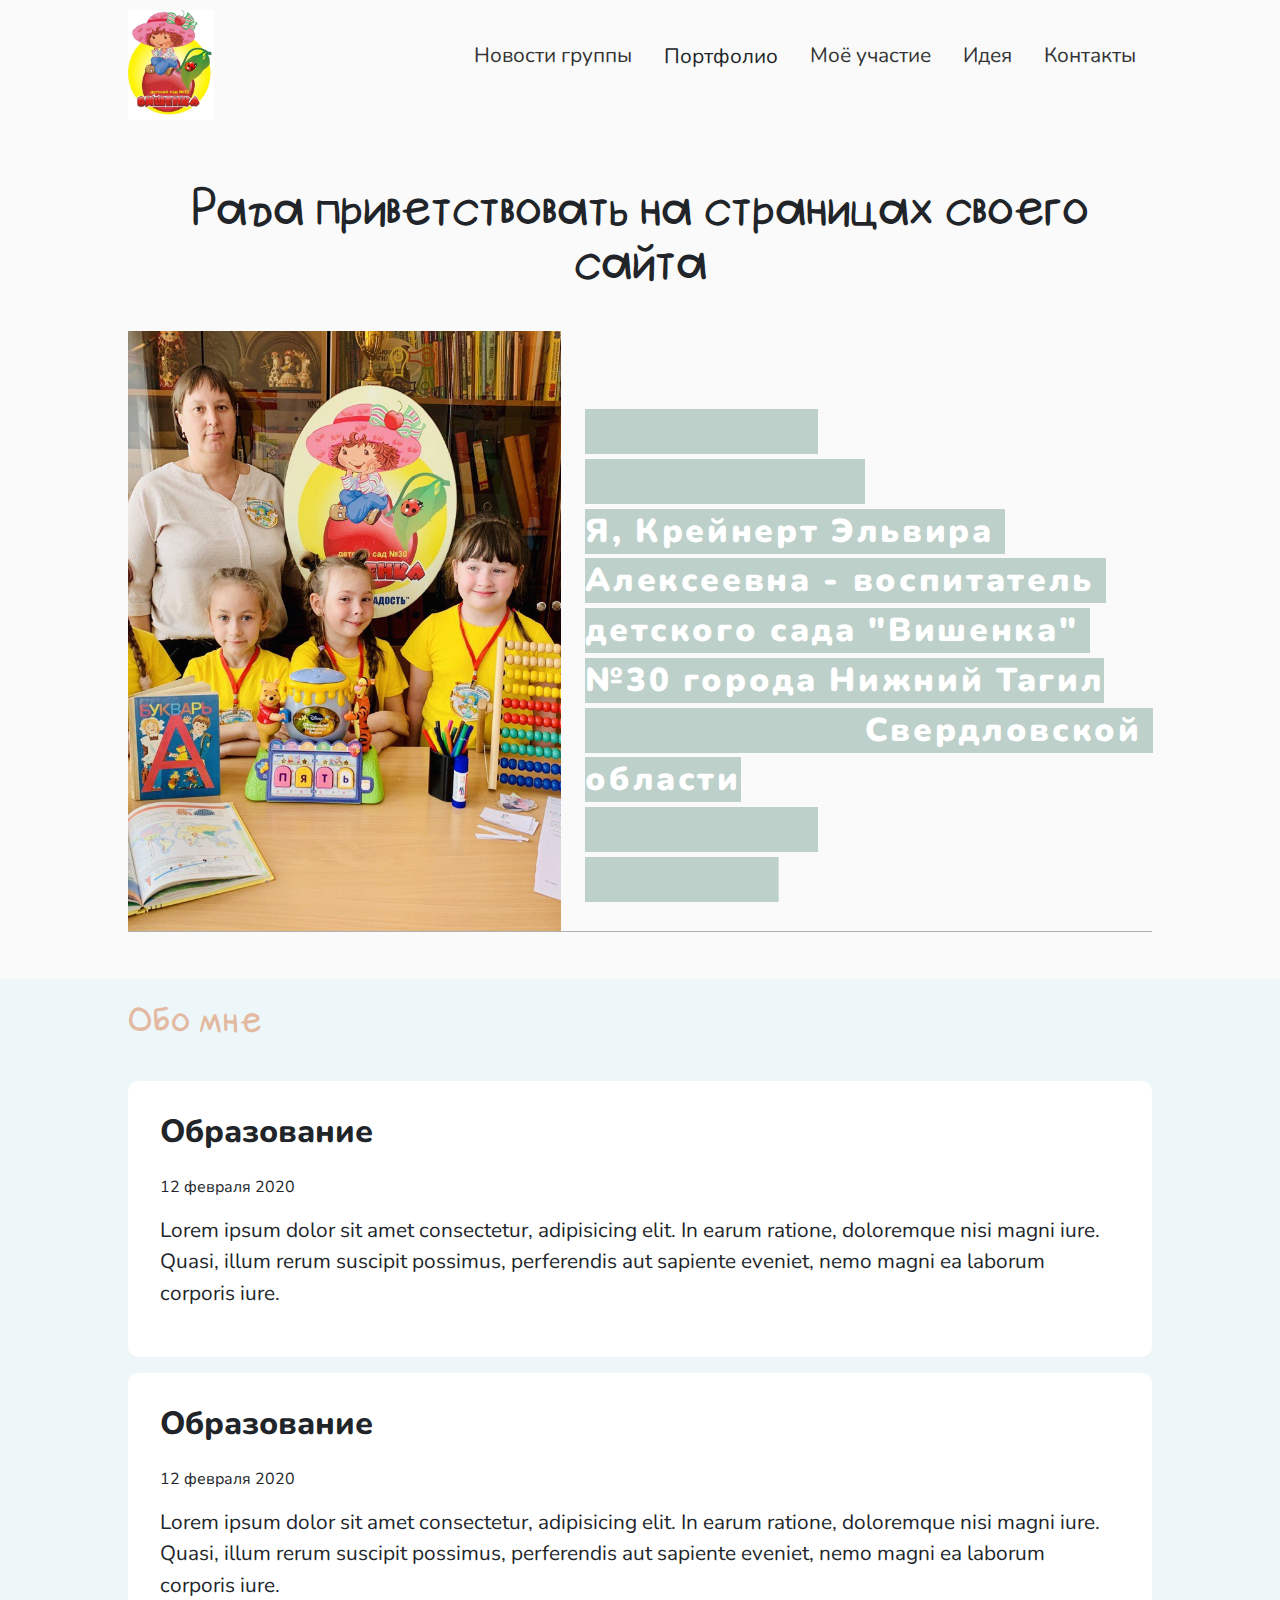
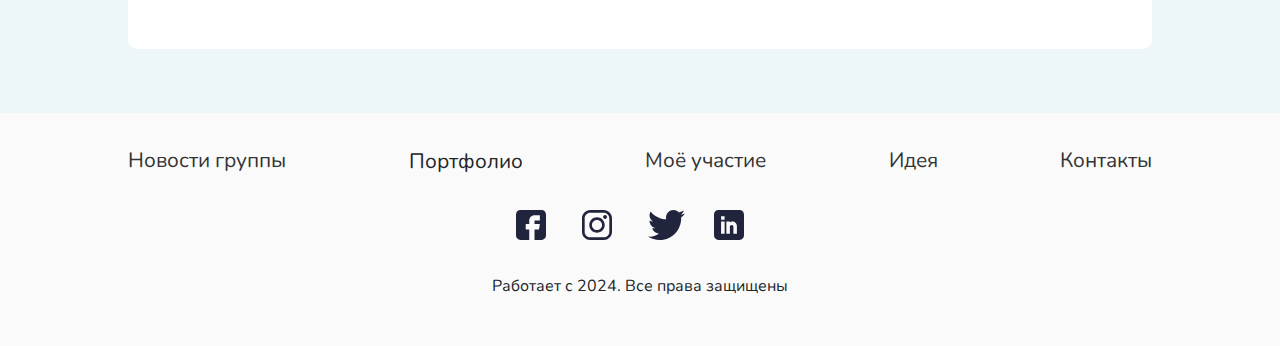
<file: me.html>
<!DOCTYPE html>
<html lang="ru">

<head>
    <meta charset="UTF-8">
    <meta http-equiv="X-UA-Compatible" content="IE=edge">
    <meta name="viewport" content="width=device-width, initial-scale=1.0">
    <link href="https://cdn.jsdelivr.net/npm/bootstrap@5.3.3/dist/css/bootstrap.min.css" rel="stylesheet"
        integrity="sha384-QWTKZyjpPEjISv5WaRU9OFeRpok6YctnYmDr5pNlyT2bRjXh0JMhjY6hW+ALEwIH" crossorigin="anonymous">
    <link rel="stylesheet" href="style/new.css">
    <link rel="stylesheet" href="style/rezet.css">
    <link rel="stylesheet" href="style/main.css">
    <link rel="stylesheet" href="style/menu-mobyl.css">
    <link rel="stylesheet" href="style/media.css">
    <link rel="stylesheet" href="style/me_style.css">
    <script src="script.js"></script>
    <title>Обо мне</title>
</head>

<body class="body_hide">

    <!-- *********************************************************************** -->
    <!-- шапка сайта -->
    <!-- *********************************************************************** -->
    <div class="conteiner">
        <header>
            <div class="logo">
                <a href="index.html"><img src="img/logo.jpg" alt="Логотип"></a>
            </div>
            <nav>
                <ul class="_df-row _just-end-gap1 _alig-centr">
                    <li><a href="news.html" rel="noopener noreferrer">Новости группы</a></li>
                    <li>
                        <div class="dropdown">
                            <a data-bs-toggle="dropdown" aria-expanded="false" style="cursor: pointer;">
                                Портфолио
                            </a>
                            <ul class="dropdown-menu">
                                <li><a class="dropdown-item" href="#">Достижения воспитанников</a></li>
                                <li><a class="dropdown-item" href="#">Мои достижения</a></li>
                                <li><a class="dropdown-item" href="#">Курсы повышения квалификации</a></li>
                            </ul>
                        </div>
                    </li>
                    <li><a href="participation.html" rel="noopener noreferrer">Моё участие</a></li>
                    <li><a href="idea.html" rel="noopener noreferrer">Идея</a></li>
                    <li><a href="contact.html" rel="noopener noreferrer">Контакты</a></li>
                </ul>
            </nav>

            <!-- ********************************************************************** -->
            <!-- Мобильное меню -->
            <!-- ********************************************************************** -->

            <a href="#popup" class="aaa h3">&equiv;</a>

            <div id="popup" class="popup">
                <a href="#" class="popup__area">
                    <div class="popup__body">
                        <div class="popup__content">
                            <a href="#" class="popup__cloce">&times;</a>
                            <div class="popup__title _pading1">МЕНЮ</div>
                            <div class="popup__text">
                                <ul class="_df-col _gap1">
                                    <li><a href="news.html" rel="noopener noreferrer">Новости группы</a></li>
                                    <li>
                                        <div id="accordionExample">
                                            <div>
                                                <h2 class="accordion-header">
                                                    <a class="accordion-button port" data-bs-toggle="collapse"
                                                        data-bs-target="#collapseOne" aria-expanded="true"
                                                        aria-controls="collapseOne" style="cursor: pointer;">
                                                        Портфолио
                                                    </a>
                                                </h2>
                                                <div id="collapseOne" class="accordion-collapse collapse"
                                                    data-bs-parent="#accordionExample">
                                                    <div class="accordion-body">
                                                        <a href="">Достижения воспитанников</a>
                                                        <a href="">Мои достижения</a>
                                                        <a href="">Курсы повышения квалификации</a>
                                                    </div>
                                                </div>
                                            </div>
                                        </div>
                                    </li>
                                    <li><a href="participation.html" rel="noopener noreferrer">Моё участие</a></li>
                                    <li><a href="idea.html" rel="noopener noreferrer">Идея</a></li>
                                    <li><a href="contact.html" rel="noopener noreferrer">Контакты</a></li>
                                </ul>
                            </div>
                        </div>
                    </div>
                </a>
            </div>

            <!-- ********************************************************************** -->
            <!-- Мобильное меню -->
            <!-- ********************************************************************** -->
        </header>
    </div>
    <!-- *********************************************************************** -->
    <!-- шапка сайта -->
    <!-- *********************************************************************** -->


    <div class="conteiner _pading2">
        <div class="_pading2">
            <h1>Рада приветствовать на страницах своего сайта</h1>
        </div>
        <!-- ********************************************************************** -->
        <div class="works _pading2 _df-row _gap1 _alig-centr">
            <div class="works__img">
                <img src="../img/foto.jpg" alt="">
            </div>

            <div class="image-title sqs-dynamic-text">
                <p class="" style="white-space:pre-wrap;">
                    <strong>
                        <br>Я, Крейнерт Эльвира Алексеевна - воспитатель детского сада "Вишенка" №30 города Нижний Тагил
                        Свердловской области
                    </strong>
                </p>
            </div>
        </div>
        <!-- ********************************************************************** -->


    </div>
    <div class="_color-blok-blue">
        <div class="conteiner _pading2">
            <div class="recent-post _df-row _just-between">
                <p>Обо мне</p>
            </div>
            <div class="posts _df-row _just-between _gap1 _pading2">
                <!-- ***************статья*************** -->
                <div class="post-item _df-col _gap1">
                    <div class="post-item__h1">
                        <h2>Образование</h2>
                    </div>
                    <div class="post-item__data _df-row _gap1">
                        <div class="post-item__data-data"><span>12 февраля 2020</span></div>
                    </div>
                    <div class="post-item__p">
                        <p>Lorem ipsum dolor sit amet consectetur, adipisicing elit. In earum ratione, doloremque nisi
                            magni iure. Quasi, illum rerum suscipit possimus, perferendis aut sapiente eveniet, nemo
                            magni ea laborum corporis iure.</p>
                    </div>
                </div>
                <!-- ***************статья*************** -->
                <!-- ***************статья*************** -->
                <div class="post-item _df-col _gap1">
                    <div class="post-item__h1">
                        <h2>Образование</h2>
                    </div>
                    <div class="post-item__data _df-row _gap1">
                        <div class="post-item__data-data"><span>12 февраля 2020</span></div>
                    </div>
                    <div class="post-item__p">
                        <p>Lorem ipsum dolor sit amet consectetur, adipisicing elit. In earum ratione, doloremque nisi
                            magni iure. Quasi, illum rerum suscipit possimus, perferendis aut sapiente eveniet, nemo
                            magni ea laborum corporis iure.</p>
                    </div>
                </div>
                <!-- ***************статья*************** -->
            </div>
        </div>
    </div>


    <!-- *********************************************************************** -->
    <!-- НИжняя часть сайта -->
    <!-- *********************************************************************** -->
    <footer>
        <div class="conteiner _pading2 _df-col _alig-centr">
            <div class="hrefs">
                <a href="news.html" rel="noopener noreferrer">Новости группы</a>
                <div class="dropdown">
                    <a data-bs-toggle="dropdown" aria-expanded="false" style="cursor: pointer;">
                        Портфолио
                    </a>
                    <ul class="dropdown-menu">
                        <li><a class="dropdown-item" href="#">Достижения воспитанников</a></li>
                        <li><a class="dropdown-item" href="#">Мои достижения</a></li>
                        <li><a class="dropdown-item" href="#">Курсы повышения квалификации</a></li>
                    </ul>
                </div>
                <a href="participation.html" rel="noopener noreferrer">Моё участие</a>
                <a href="idea.html" rel="noopener noreferrer">Идея </a>
                <a href="contact.html" rel="noopener noreferrer">Контакты </a>
            </div>

            <div class="social-icons _df-row _just-centr-gap1">
                <a href="" target="_blank" rel="noopener noreferrer" class="icons"><img src="img/fb.svg" alt=""></a>
                <a href="" target="_blank" rel="noopener noreferrer" class="icons"><img src="img/insta.svg" alt=""></a>
                <a href="" target="_blank" rel="noopener noreferrer" class="icons"><img src="img/Vector.svg" alt=""></a>
                <a href="" target="_blank" rel="noopener noreferrer" class="icons"><img src="img/Linkedin.svg"
                        alt=""></a>
            </div>
            <div class="copy _pading1">
                Работает с 2024. Все права защищены
            </div>
        </div>
    </footer>
    <!-- *********************************************************************** -->
    <!-- НИжняя часть сайта -->
    <!-- *********************************************************************** -->
    <script src="https://cdn.jsdelivr.net/npm/bootstrap@5.3.3/dist/js/bootstrap.bundle.min.js"
        integrity="sha384-YvpcrYf0tY3lHB60NNkmXc5s9fDVZLESaAA55NDzOxhy9GkcIdslK1eN7N6jIeHz"
        crossorigin="anonymous"></script>
</body>

</html>
</file>
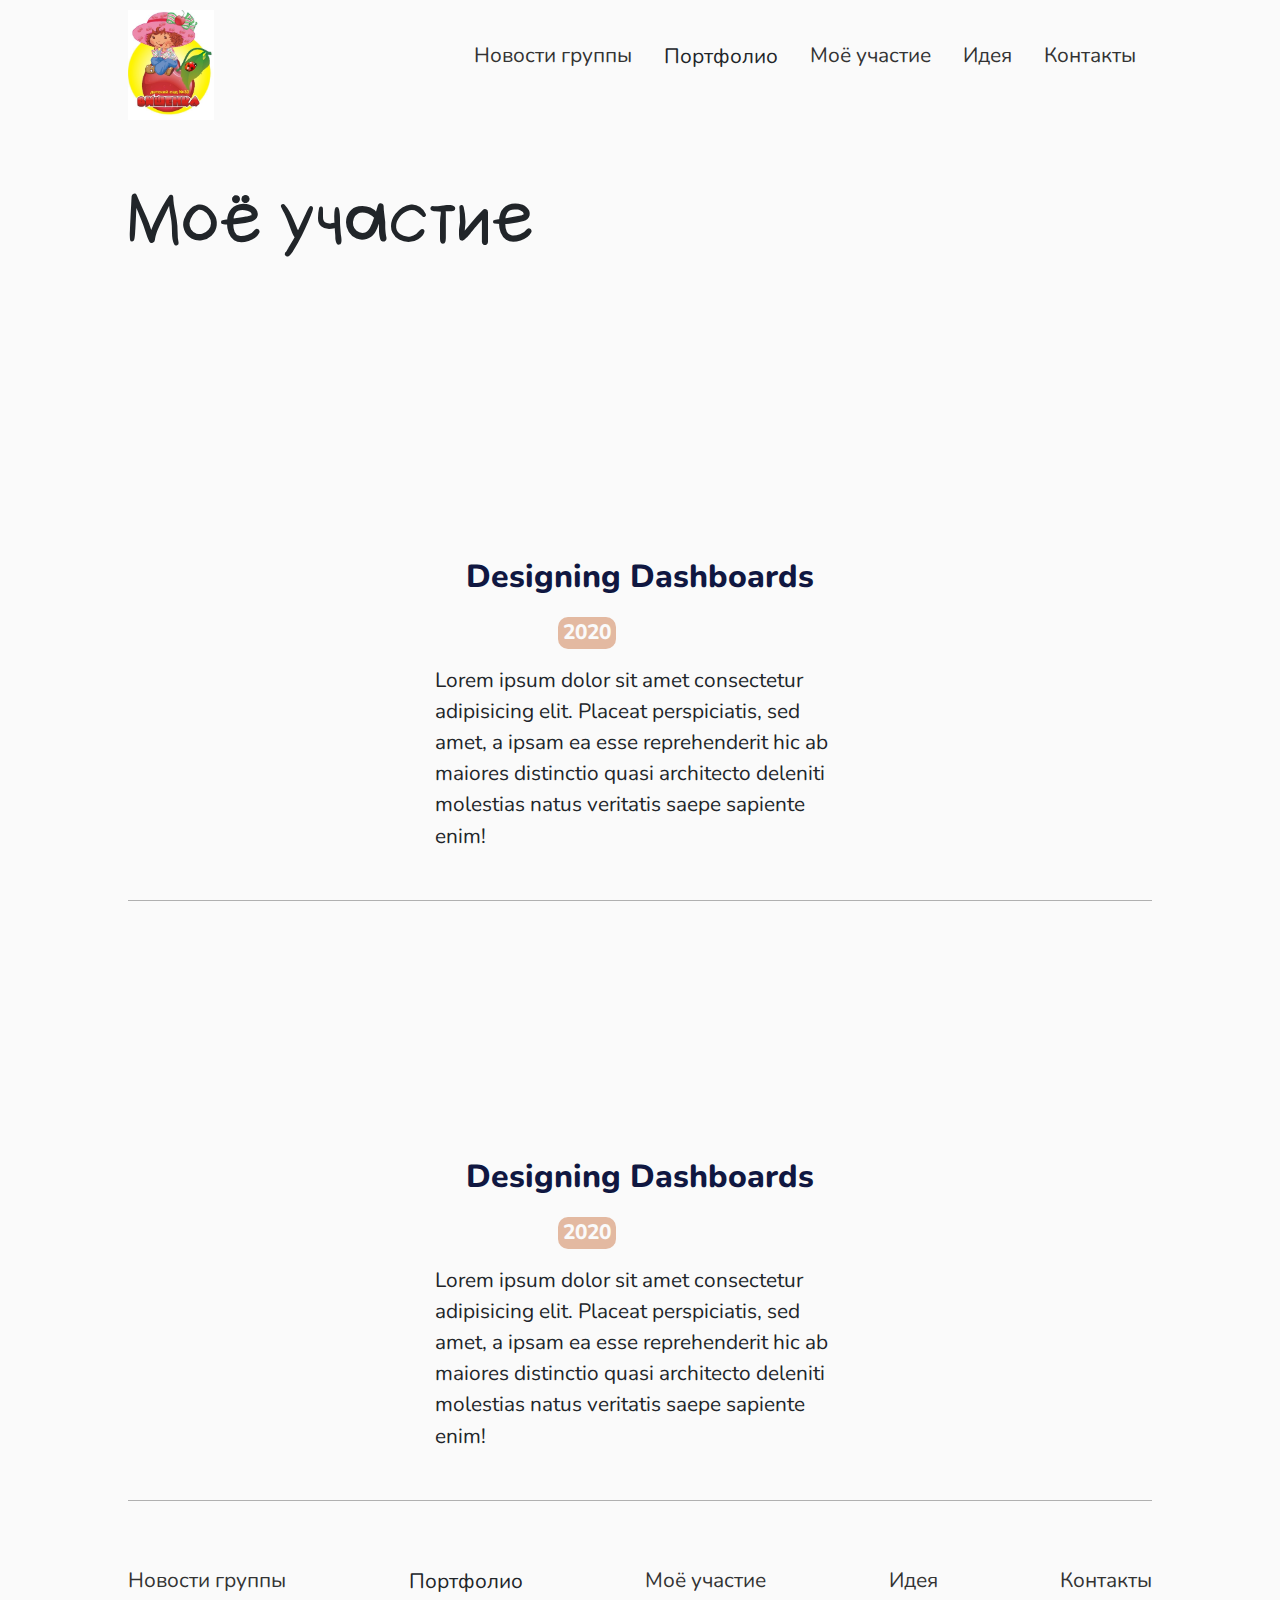
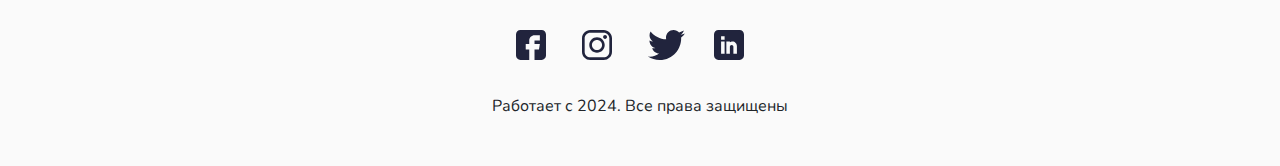
<file: participation.html>
<!DOCTYPE html>
<html lang="ru">

<head>
    <meta charset="UTF-8">
    <meta http-equiv="X-UA-Compatible" content="IE=edge">
    <meta name="viewport" content="width=device-width, initial-scale=1.0">
    <link href="https://cdn.jsdelivr.net/npm/bootstrap@5.3.3/dist/css/bootstrap.min.css" rel="stylesheet"
        integrity="sha384-QWTKZyjpPEjISv5WaRU9OFeRpok6YctnYmDr5pNlyT2bRjXh0JMhjY6hW+ALEwIH" crossorigin="anonymous">
    <link rel="stylesheet" href="style/new.css">
    <link rel="stylesheet" href="style/rezet.css">
    <link rel="stylesheet" href="style/main.css">
    <link rel="stylesheet" href="style/menu-mobyl.css">
    <link rel="stylesheet" href="style/media.css">
    <link rel="stylesheet" href="style/part_style.css">
    <script src="script.js"></script>
    <title>Моё участие</title>
</head>

<body class="body_hide">

    <!-- *********************************************************************** -->
    <!-- шапка сайта -->
    <!-- *********************************************************************** -->
    <div class="conteiner">
        <header>
            <div class="logo">
                <a href="index.html"><img src="img/logo.jpg" alt="Логотип"></a>
            </div>
            <nav>
                <ul class="_df-row _just-end-gap1 _alig-centr">
                    <li><a href="news.html" rel="noopener noreferrer">Новости группы</a></li>
                    <li>
                        <div class="dropdown">
                            <a data-bs-toggle="dropdown" aria-expanded="false" style="cursor: pointer;">
                                Портфолио
                            </a>
                            <ul class="dropdown-menu">
                                <li><a class="dropdown-item" href="#">Достижения воспитанников</a></li>
                                <li><a class="dropdown-item" href="#">Мои достижения</a></li>
                                <li><a class="dropdown-item" href="#">Курсы повышения квалификации</a></li>
                            </ul>
                        </div>
                    </li>
                    <li><a href="#" rel="noopener noreferrer">Моё участие</a></li>
                    <li><a href="idea.html" rel="noopener noreferrer">Идея</a></li>
                    <li><a href="contact.html" rel="noopener noreferrer">Контакты</a></li>
                </ul>
            </nav>

            <!-- ********************************************************************** -->
            <!-- Мобильное меню -->
            <!-- ********************************************************************** -->

            <a href="#popup" class="aaa h3">&equiv;</a>

            <div id="popup" class="popup">
                <a href="#" class="popup__area">
                    <div class="popup__body">
                        <div class="popup__content">
                            <a href="#" class="popup__cloce">&times;</a>
                            <div class="popup__title _pading1">МЕНЮ</div>
                            <div class="popup__text">
                                <ul class="_df-col _gap1">
                                    <li><a href="news.html" rel="noopener noreferrer">Новости группы</a></li>
                                    <li>
                                        <div id="accordionExample">
                                            <div>
                                                <h2 class="accordion-header">
                                                    <a class="accordion-button port" data-bs-toggle="collapse"
                                                        data-bs-target="#collapseOne" aria-expanded="true"
                                                        aria-controls="collapseOne" style="cursor: pointer;">
                                                        Портфолио
                                                    </a>
                                                </h2>
                                                <div id="collapseOne" class="accordion-collapse collapse"
                                                    data-bs-parent="#accordionExample">
                                                    <div class="accordion-body">
                                                        <a href="">Достижения воспитанников</a>
                                                        <a href="">Мои достижения</a>
                                                        <a href="">Курсы повышения квалификации</a>
                                                    </div>
                                                </div>
                                            </div>
                                        </div>
                                    </li>
                                    <li><a href="#" rel="noopener noreferrer">Моё участие</a></li>
                                    <li><a href="idea.html" rel="noopener noreferrer">Идея</a></li>
                                    <li><a href="contact.html" rel="noopener noreferrer">Контакты</a></li>
                                </ul>
                            </div>
                        </div>
                    </div>
                </a>
            </div>

            <!-- ********************************************************************** -->
            <!-- Мобильное меню -->
            <!-- ********************************************************************** -->
        </header>
    </div>
    <!-- *********************************************************************** -->
    <!-- шапка сайта -->
    <!-- *********************************************************************** -->


    <div class="conteiner _pading2">
        <div class="_pading2">
            <h1>Моё участие</h1>
        </div>
        <div class="part">
            <!-- ********************************************************************** -->
            <div class="works _pading2 _df-row _gap1 _alig-centr box">
                <div class="works__img"></div>
                <div class="works-text _df-col _gap1">
                    <div class="works-text__h1">Designing Dashboards</div>
                    <div class="works-text works-text-data _df-row _gap1">
                        <div class="works-text-data__data _bag-color"><span>2020</span></div>
                    </div>
                    <div class="works-text__text">
                        <p>Lorem ipsum dolor sit amet consectetur adipisicing elit. Placeat perspiciatis, sed amet, a
                            ipsam
                            ea esse reprehenderit hic ab maiores distinctio quasi architecto deleniti molestias natus
                            veritatis saepe sapiente enim!</p>
                    </div>
                </div>
            </div>
            <!-- ********************************************************************** -->

            <!-- ********************************************************************** -->
            <div class="works _pading2 _df-row _gap1 _alig-centr box">
                <div class="works__img"></div>
                <div class="works-text _df-col _gap1">
                    <div class="works-text__h1">Designing Dashboards</div>
                    <div class="works-text works-text-data _df-row _gap1">
                        <div class="works-text-data__data _bag-color"><span>2020</span></div>
                    </div>
                    <div class="works-text__text">
                        <p>Lorem ipsum dolor sit amet consectetur adipisicing elit. Placeat perspiciatis, sed amet, a
                            ipsam
                            ea esse reprehenderit hic ab maiores distinctio quasi architecto deleniti molestias natus
                            veritatis saepe sapiente enim!</p>
                    </div>
                </div>
            </div>
            <!-- ********************************************************************** -->
        </div>



    </div>


    <!-- *********************************************************************** -->
    <!-- НИжняя часть сайта -->
    <!-- *********************************************************************** -->
    <footer>
        <div class="conteiner _pading2 _df-col _alig-centr">
            <div class="hrefs">
                <a href="news.html" rel="noopener noreferrer">Новости группы</a>
                <div class="dropdown">
                    <a data-bs-toggle="dropdown" aria-expanded="false" style="cursor: pointer;">
                        Портфолио
                    </a>
                    <ul class="dropdown-menu">
                        <li><a class="dropdown-item" href="#">Достижения воспитанников</a></li>
                        <li><a class="dropdown-item" href="#">Мои достижения</a></li>
                        <li><a class="dropdown-item" href="#">Курсы повышения квалификации</a></li>
                    </ul>
                </div>
                <a href="#" rel="noopener noreferrer">Моё участие</a>
                <a href="idea.html" rel="noopener noreferrer">Идея </a>
                <a href="contact.html" rel="noopener noreferrer">Контакты </a>
            </div>

            <div class="social-icons _df-row _just-centr-gap1">
                <a href="" target="_blank" rel="noopener noreferrer" class="icons"><img src="img/fb.svg" alt=""></a>
                <a href="" target="_blank" rel="noopener noreferrer" class="icons"><img src="img/insta.svg" alt=""></a>
                <a href="" target="_blank" rel="noopener noreferrer" class="icons"><img src="img/Vector.svg" alt=""></a>
                <a href="" target="_blank" rel="noopener noreferrer" class="icons"><img src="img/Linkedin.svg"
                        alt=""></a>
            </div>
            <div class="copy _pading1">
                Работает с 2024. Все права защищены
            </div>
        </div>
    </footer>
    <!-- *********************************************************************** -->
    <!-- НИжняя часть сайта -->
    <!-- *********************************************************************** -->
    <script src="https://cdn.jsdelivr.net/npm/bootstrap@5.3.3/dist/js/bootstrap.bundle.min.js"
        integrity="sha384-YvpcrYf0tY3lHB60NNkmXc5s9fDVZLESaAA55NDzOxhy9GkcIdslK1eN7N6jIeHz"
        crossorigin="anonymous"></script>
</body>

</html>
</file>
<file: style/new.css>
nav {
    display: flex;
    flex-direction: row;
    align-items: center;
    justify-content: space-between;
}

.logo a {
    display: flex;
    width: 90px;
    height: 110px;
}

nav img {
    object-fit: cover;
    width: 100%;
    height: 100%;
}

nav a {
    font-size: 1.4rem !important;
}

.recent-post {
    color: #e3b9a1;
    font-family: 'Pip';
    font-style: normal;
    letter-spacing: .05em;
    line-height: 1.4em;
    text-transform: none;
}

.recent-post p {
    font-size: 2rem;
    font-weight: 1000;
}

.recent-post a {
    font-size: 2rem;
    font-weight: 1000;
}

.image-title {
    line-height: 1em;
    text-align: left !important;
    font-weight: 400;
    font-style: normal;
    letter-spacing: .07em;
    text-transform: none;
    color: #35353b;
    font-size: max(0.9em, 35.3%);
}

.image-title p {
    white-space: pre-wrap;
    display: inline;
    margin: 0;
    overflow-wrap: break-word;
    font-weight: 400;
    font-style: normal;
    letter-spacing: .08em;
    text-transform: none;
    line-height: 1.5em;
    color: #fff;
    background-color: #bdd0ca;
    box-shadow: .2em 0 0 #bdd0ca, -.2em 0 0 #bdd0ca;
    text-align: left !important;
    font-weight: bold;
    font-size: 2.3em;
}

.hrefs {
    width: 100%;
    display: flex;
    flex-direction: row;
    align-items: center;
    justify-content: space-between;
    padding-bottom: 30px;
    flex-wrap: wrap;
}

.hrefs a {
    color: #333;
    text-decoration: none;
    border-bottom: 2px solid #33333300;
    transition: all .9s ease;
    font-family: 'Nuni';
}

footer a:hover {
    color: #e3b9a1;
}

.posts {
    display: flex;
    flex-direction: column;
}

.contacts {
    display: flex;
    flex-direction: column;
    align-items: start !important;
    gap: 20px;
}

.contacts a {
    display: flex;
    align-items: center;
    gap: 15px;
    font-family: 'Tim';
    text-decoration: none;
    font-size: 1.8rem;
    color: #333;

}

.contacts a:hover {
    color: #e3b9a1;
}

.contacts img {
    width: 30px;
    height: 30px;
}

.carousel-item {
    width: 100%;
    height: 500px;
}

.carousel-item img {
    width: 100%;
    height: 100%;
    object-fit: contain;
}

.works {
    display: flex;
    flex-direction: row;
    justify-content: space-between;
}
</file>
<file: style/rezet.css>
* {
    margin: 0;
    padding: 0;
    box-sizing: border-box;
    position: relative;
}

body {
    background-color: #fafafa;
    font-family: 'Nuni';
}

.body_hide {
    opacity: 0;
    transition: .9s opacity ease-in-out;
}

.body_visible {
    opacity: 1;
}

p,
a {
    font-size: 1.3rem;
}






._df-row {
    display: flex;
    align-items: center;
}

._df-col {
    height: 96%;
    display: flex;
    flex-flow: column;
    /*align-items: center;*/
}

._gap1 {
    gap: 1rem;
}

._just-centr-gap1 {
    justify-content: center;
    gap: 1rem;
}

._just-end-gap1 {
    display: flex;
    justify-content: space-between;
}

._just-around {
    justify-content: space-around;
}

._just-between {
    justify-content: space-between;
}

._alig-centr {
    align-items: center;
}

._color-blok-blue {
    background-color: #edf7f9;
    margin-top: 15px;
}

._pading1 {
    padding: 1rem 0;
}

._pading2 {
    padding: 2rem 0;
}

._bag-color {
    background-color: #e3b9a1;
    color: #fafafa;
    border-radius: 10px;
    padding: 0 5px;
}
</file>
<file: style/main.css>
@font-face {
    font-family: 'Pip';
    src: url('../fonts/ofont.ru_PIPS.ttf');
}

@font-face {
    font-family: 'Ebbe';
    src: url('../fonts/ofont.ru_Ebbe.ttf');
}

@font-face {
    font-family: 'Lineyka';
    src: url('../fonts/ofont.ru_Lineyka.ttf');
}

@font-face {
    font-family: 'Tim';
    src: url('../fonts/ofont.ru_TimelessTCYLig.ttf');
}

@font-face {
    font-family: 'Class';
    src: url('../fonts/ofont.ru_KudrashovC.ttf');
}

@font-face {
    font-family: 'Nuni';
    src: url('../fonts/Nunito-VariableFont_wght.ttf');
}

#newfont {
    font-family: 'Pip';
}

.conteiner {
    width: 80%;
    margin: 0 auto;
}

/* ********************************************************* */
/* шапка сайта */
/* ********************************************************* */

.port {
    font-size: 1.3rem;
}

header {
    width: 100%;
    margin-top: 10px;
    min-height: 10vh;
    display: flex;
    align-items: center;
    flex-direction: row;
    justify-content: space-between;
}

/*header nav ul {
    height: 100%;
}*/

header nav ul li {
    display: flex;
    list-style: none;
    justify-content: space-between;
    font-family: 'Nuni';
}

header nav ul li a {
    text-decoration: none;
    color: #333;
    font-size: 2rem;
    padding: .4rem 1rem;
    transition: all .9s ease;
    border-bottom: 2px solid #33333300;
}

header nav ul li a:hover {
    color: #e3b9a1;
}

.active-color {
    color: #FF6464;
}

/* ********************************************************* */
/* шапка сайта */
/* ********************************************************* */

/* ********************************************************* */
/* обо мне */
/* ********************************************************* */
.my {
    /*min-height: 90vh;*/
    padding: 1rem 0;
}

.my__text {
    width: 50%;
    gap: 2rem;
}

.my__text p {
    display: inline;
    font-family: 'Tim';
    font-size: 1.6em;
    padding: 0.2em;
    overflow-wrap: break-word;
    white-space: pre-wrap;
    color: #fff;
    background-color: #bdd0ca;
    box-shadow: .2em 0 0 #bdd0ca, -.2em 0 0 #bdd0ca;
    text-align: left !important;
    pointer-events: auto;
    font-style: normal;
    letter-spacing: .08em;
    text-transform: none;
    line-height: 1.5em;
}

h1 {
    font-family: 'Pip';
    font-size: 4rem;
    font-weight: 900;
}

.button {
    font-family: 'Ebbe';
    background-color: #e3b9a1;
    font-weight: 900;
    padding: 1rem;
    letter-spacing: .08em;
    border-radius: 10px;
    text-decoration: none;
    color: #fafafa;
    transition: all .2s;
}

.button:hover {
    background-color: #edd1bf;
}

.my__img {
    width: 400px;
    height: 400px;
    border-radius: 50%;
    background-color: #333;
}

.my__img img {
    object-fit: cover;
    width: 100%;
    height: 100%;
    border-radius: 50%;
}

/* ********************************************************* */
/* обо мне */
/* ********************************************************* */

/* ********************************************************* */
/* Статьи */
/* ********************************************************* */
.post-item {
    flex: 0 0 46%;
    border-radius: 10px;
    background-color: #fff;
    padding: 2rem;
}

.post-item__h1 h2 {
    font-size: 2rem;
    font-weight: 800;
}

.post-item__data .line {
    font-weight: bold;
    color: #000000;
}

/* ********************************************************* */
/* Статьи */
/* ********************************************************* */

/* ********************************************************* */
/* Работы */
/* ********************************************************* */
.works {
    border-bottom: 1px solid #66666680;
    height: 600px;
}

.works-text {
    width: 40%;
    display: flex;
}

.works__img {
    width: 100%;
    height: 100%;
    border-radius: 10px;
}

.works__img img {
    width: 100%;
    height: 100%;
    object-fit: contain;
}

.works-text-data {
    display: flex;
    justify-content: start;
}

.works-text__h1 {
    font-size: 2rem;
    font-weight: 800;
    color: #101741;
    text-align: left;
}

.works-text-data__data {
    font-size: 1.3rem;
    font-weight: 800;
}

.works-text-data__text {
    font-size: 1.3rem;
    color: #848484;
}

.works-text__text {
    text-align: left;
}

/* ********************************************************* */
/* Работы */
/* ********************************************************* */

/* ********************************************************* */
/* НИжняя часть сайта */
/* ********************************************************* */
.icons {
    width: 50px;
    height: 50px;
}

/* ********************************************************* */
/* НИжняя часть сайта */
/* ********************************************************* */

/* ********************************************************* */
/* Блог */
/* ********************************************************* */
.statia {
    width: 80%;
    border-bottom: 1px solid #66666680;
}

/* ********************************************************* */
/* Блог */
/* ********************************************************* */
.posts {
    font-family: 'Nuni';
}
</file>
<file: style/menu-mobyl.css>
.aaa {
  display: none;
}

@media screen and (max-width: 690px) {
  .aaa {
    display: block;
    font-size: 6rem;
    color: #000000;
    text-decoration: none;
  }
}

@media screen and (max-width: 550px) {
  .aaa {
    display: block;
    font-size: 5rem;
    color: #000000;
    text-decoration: none;
  }
}

@media screen and (max-width: 460px) {
  .aaa {
    display: block;
    font-size: 3rem;
    color: #000000;
    text-decoration: none;
  }

  .nav {
    display: none;
  }
}

.popup__content nav ul>li {
  list-style: none;
}

.popup__content nav ul li ul li {
  margin-left: 20px;
  list-style: decimal;
}

.popup {
  position: fixed;
  inset: 0;
  width: 100%;
  height: 100%;
  background-color: rgba(0, 0, 0, 0.331);
  backdrop-filter: blur(2px);
  opacity: 0;
  visibility: hidden;
  overflow-y: auto;
  overflow-x: hidden;
}

.popup:target {
  opacity: 1;
  visibility: visible;
  transition: all .2s;
  z-index: 1000;
}

.popup__area {
  position: absolute;
  width: 100%;
  height: 100%;
  top: 0;
  left: 0;
}

.popup__body {
  min-height: 100%;
  display: flex;
  align-items: center;
  justify-content: center;
  padding: 30px 10px;
  backdrop-filter: blur(5px);
}

.popup__content {
  background-color: #1313136b;
  color: rgb(255, 255, 255);
  width: 80%;
  padding: 10px;
  position: relative;
  border-radius: 10px;
  transition: all 1s;
  z-index: 10000;
}

.popup__cloce {
  position: absolute;
  right: 15px;
  top: 10px;
  z-index: 2;
  font-size: 30px;
  color: rgb(255, 255, 255);
  transition: all 1s;
  text-decoration: none;
}

.popup__title {
  font-size: 1rem;
  margin: 0 0 1em 0;
  text-align: center;
}

.popup__text ul,
.popup__text ul>li {
  display: flex;
  flex-flow: column;
  gap: 1.5rem;
}

.popup__text a {
  text-decoration: none;
  color: currentColor;
  padding: 10px;
}
</file>
<file: style/media.css>
@media screen and (max-width: 1300px) {
    nav a {
        font-size: 1.3rem !important;
    }
}

@media screen and (max-width: 1200px) {
    nav {
        flex-direction: column;
    }

}

@media screen and (max-width: 1100px) {
    .hrefs {
        flex-direction: column;
        gap: 10px;
    }

    .hrefs__left {
        width: 100%;
    }

    .hrefs__right {
        width: 90%;
    }

}

@media screen and (max-width: 1000px) {
    .my__img {
        width: 350px;
        height: 350px;
    }

    h1 {
        font-size: 3rem;
    }

    .my__text p {
        font-size: 1.3em;
    }
}

@media screen and (max-width: 900px) {
    .conteiner {
        width: 90%;
    }

    .post-item {
        flex: 0 0 100%;
    }

    h1 {
        padding-top: 15px;
    }

    .my {
        flex-direction: column-reverse;
    }

    .my__text {
        width: 100%;
        text-align: center;
    }

    .button {
        text-align: center;
    }

    .works {
        justify-content: center;
    }

    .works-text {
        max-width: 100%;
    }

    .statia {
        width: 100%;
    }
}

@media screen and (max-width: 690px) {
    nav {
        display: none;
    }
}

@media screen and (max-width: 550px) {
    nav {
        display: none;
    }
}

@media screen and (max-width: 460px) {
    nav {
        display: none;
    }

    header nav ul li a {
        padding: 0;
    }

    .works__img {
        width: 100%;
    }

    .my__text h1 {
        font-size: 3rem;
        text-align: center;
    }

    .my__img {
        width: 180px;
        height: 180px;
    }

    .hrefs__left {
        flex-direction: column;
        width: 100%;
    }

    .hrefs__right {
        flex-direction: column;
        width: 90%;
    }
}
</file>
<file: style/idea_style.css>
.works-text {
    max-width: 100%;
}

.works-text__h1 {
    font-family: "Ebbe";
    width: 100%;
    text-align: center;
    background-color: #e3b9a1;
    margin-top: 10px;
    margin-bottom: 10px;
}

.works-text__text {
    text-indent: 55px;
}

.img__con {
    display: flex;
    flex-direction: row;
    justify-content: space-between;
    align-items: center;
}

.img__con-item {
    width: 400px;
}

.img__con-main-item {
    width: 700px;

}

.img__con-main {
    display: flex;
    flex-direction: row;
    justify-content: center;
    align-items: center;
}

.img__con-item img {
    object-fit: cover;
    width: 100%;
}

.img__con-main-item img {
    object-fit: cover;
    width: 100%;

}

.works-text-data__data {
    font-size: 2.3rem;
    font-weight: 800;
    margin-bottom: 20px;
}

.works-text__text {
    margin-top: 10px;
    font-family: "Lineyka";
    margin-bottom: 10px;
}

.resources {
    display: flex;
    flex-direction: row;
    align-items: center;
    justify-content: center;
    gap: 130px;
    padding-top: 20px;
    padding-bottom: 20px;
}

.resources__items {
    display: flex;
    flex-direction: column;
    justify-content: center;
    gap: 15px;
}

.resources__item {
    display: flex;
    flex-direction: row;
    align-items: center;
    gap: 25px;
}

#item4 {
    background-color: #4e42ff;
    box-shadow: -10px 0 0 #4e42ff, 10px 0 0 #4e42ff;
}

.resources__item a {
    font-family: 'Pip';
    text-decoration-line: none;
    color: rgb(255, 255, 255);
    background-color: aqua;
    padding-left: 10px;
    display: inline;
    background-color: #ef822f;
    box-shadow: -10px 0 0 #ef822f, 10px 0 0 #ef822f;
    padding: 0 10px 0 0;
}
</file>
<file: style/me_style.css>
@media screen and (max-width: 1100px) {
    .image-title p {
        font-size: 1.9em;
    }
}

@media screen and (max-width: 1000px) {
    .image-title p {
        font-size: 1.7em;
    }

    .works__img {
        width: 350px;
        height: 450px;
    }

}

h1 {
    text-align: center;
    font-size: 2.8em;
}

.works__img {
    width: 500px;
    height: 600px;
    border-radius: 10px;
    background-color: #333;
}

.works__img img {
    object-fit: cover;
    width: 300%;
    height: 100%;
}

.image-title {
    margin-left: 29%;
}


.posts {
    display: flex;
    flex-direction: column;
}
</file>
<file: style/part_style.css>
.works__img {
    width: 523px;
    height: 536px;
}

.box {
    flex-direction: column;
    align-items: center;
}

.part {
    display: flex;
    flex-direction: row;
    flex-wrap: wrap;
}

.works-text {
    display: flex;
    align-items: center;
    max-width: 80%;
    text-align: center;
}
</file>
